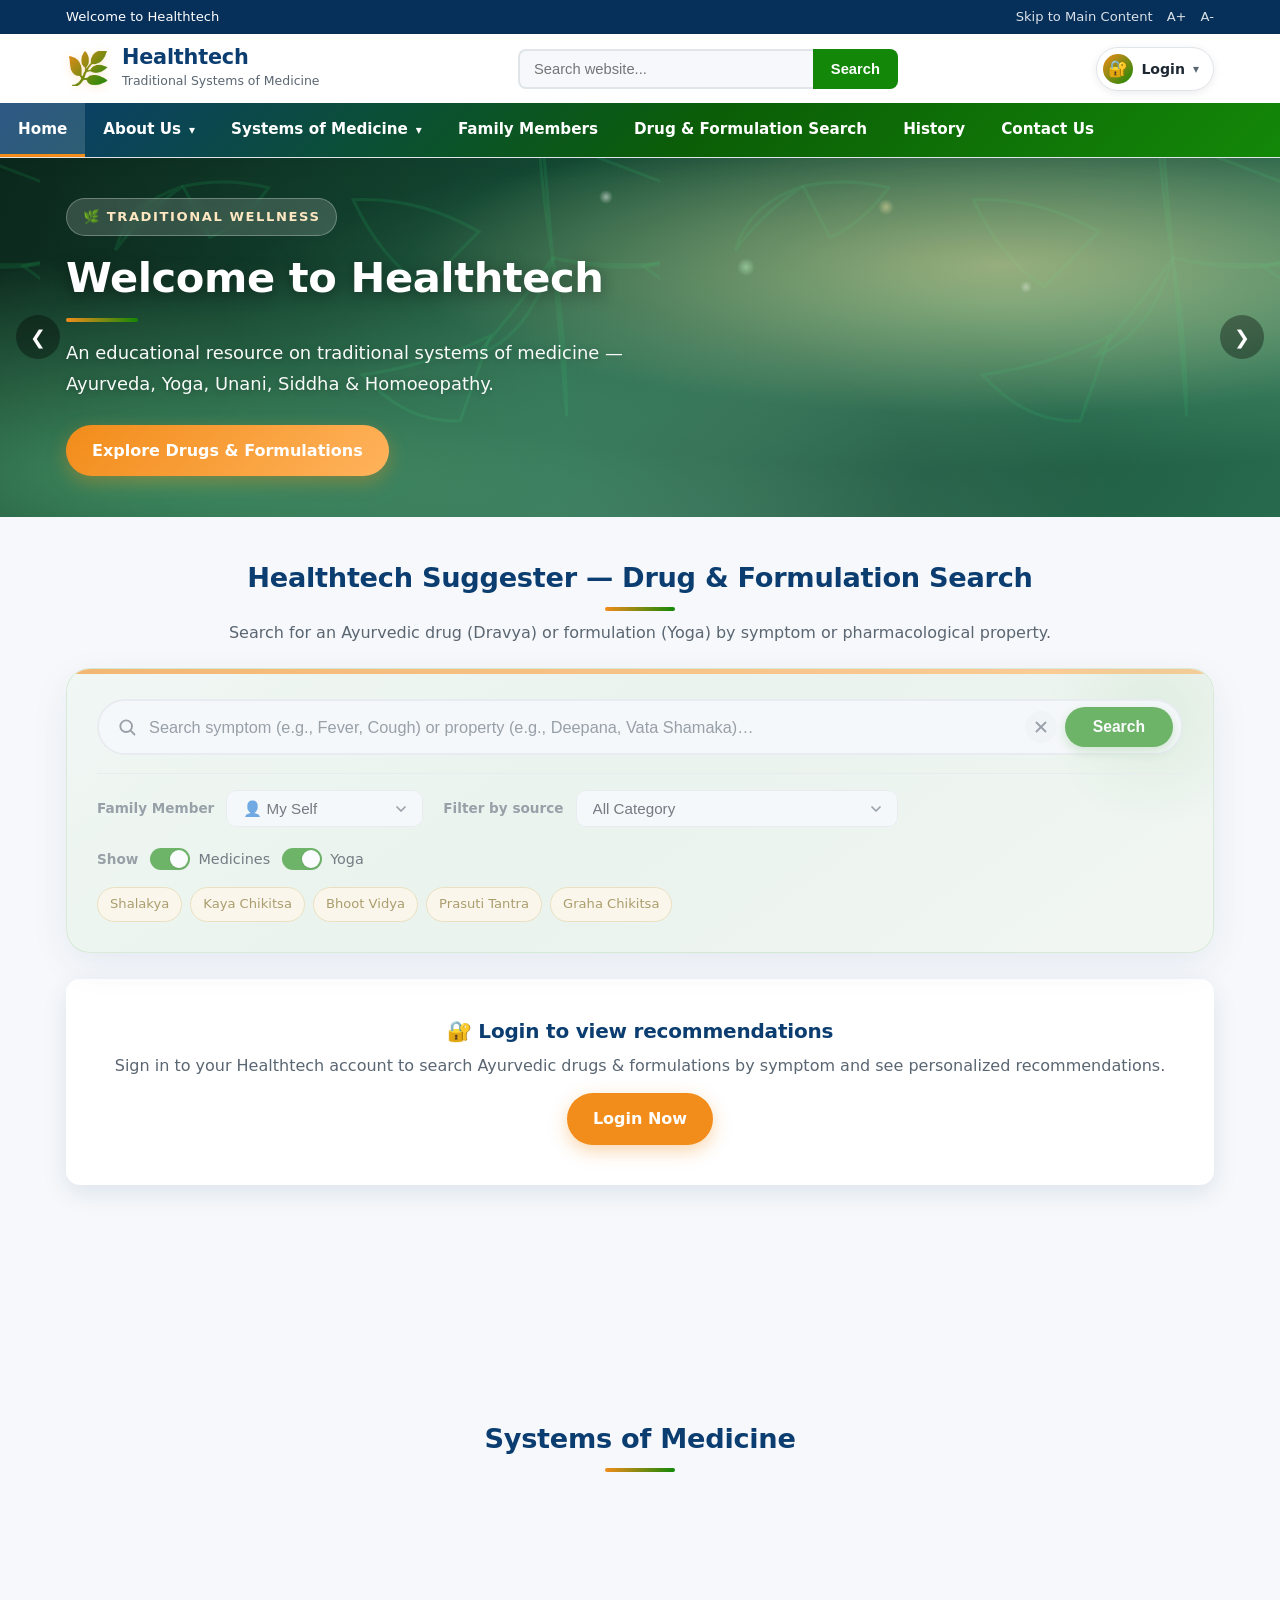
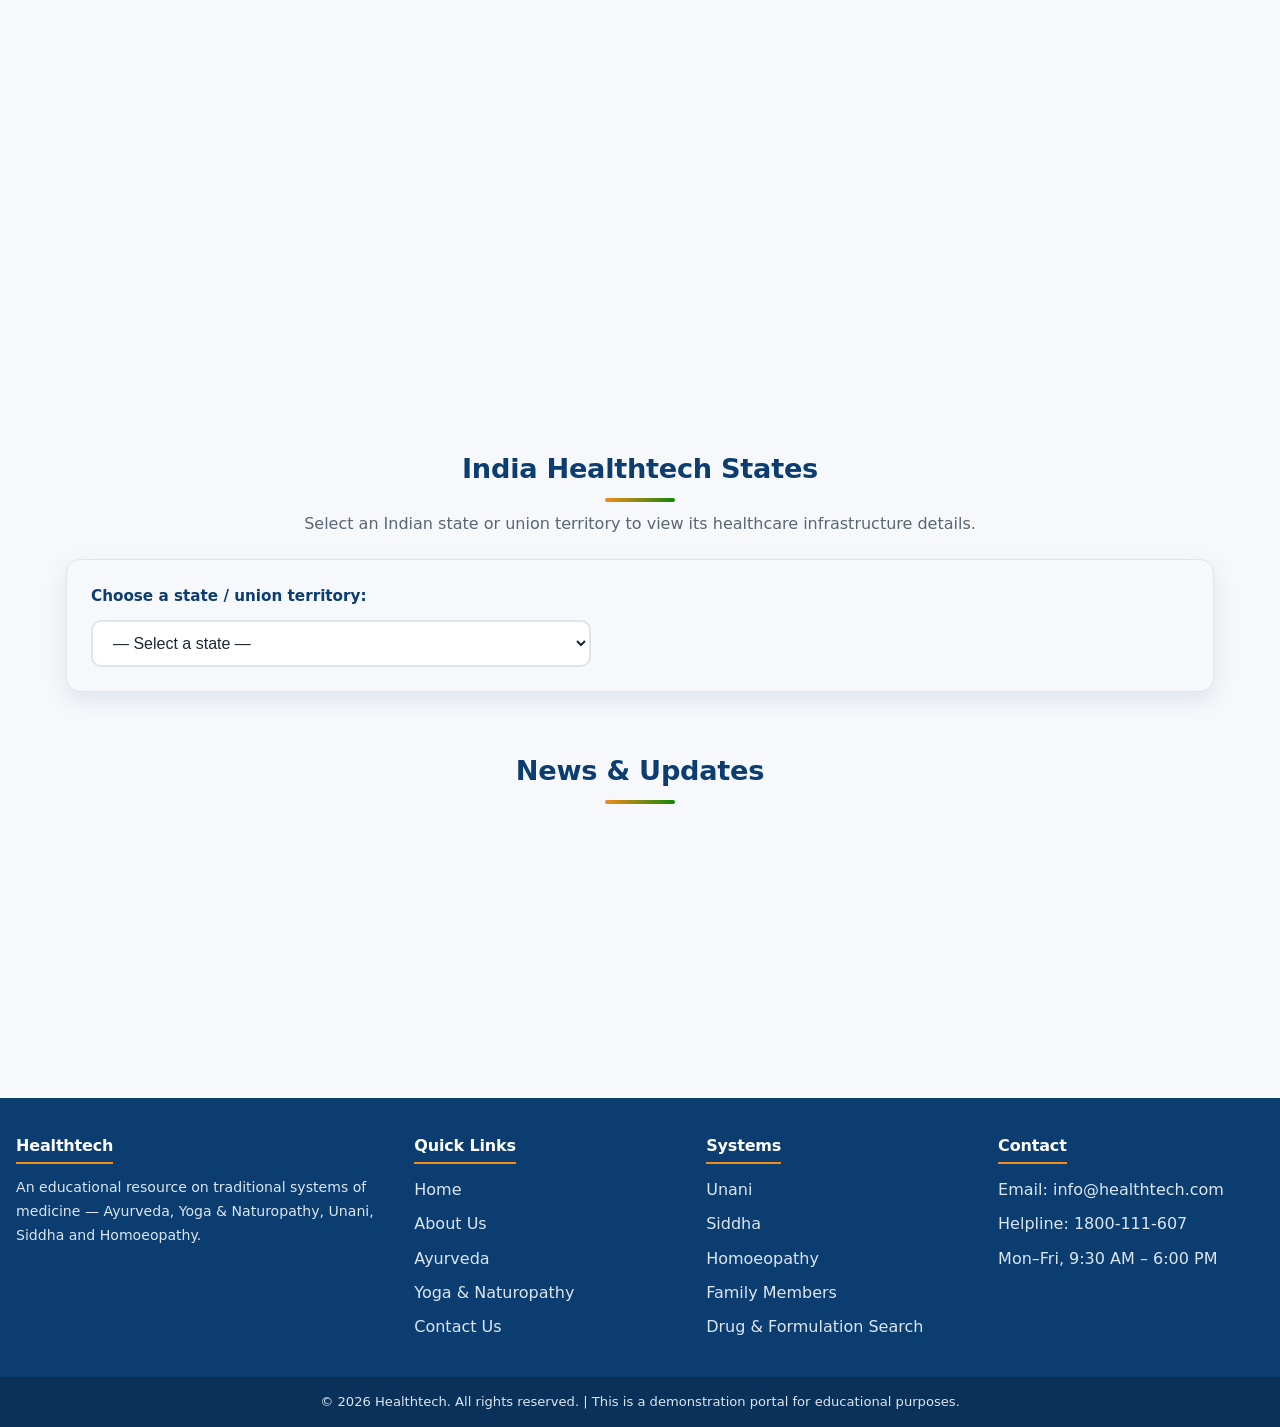
<file: index.html>
<!DOCTYPE html>
<html lang="en">
<head>
    <meta charset="UTF-8" />
    <meta name="viewport" content="width=device-width, initial-scale=1.0" />
    <meta name="description" content="Healthtech is an educational resource on traditional systems of medicine — Ayurveda, Yoga, Unani, Siddha and Homoeopathy. Explore drugs, formulations and healthcare infrastructure." />
    <meta name="keywords" content="Healthtech, Ayurveda, Yoga, Unani, Siddha, Homoeopathy, traditional medicine, drug search, formulation" />
    <meta name="author" content="Healthtech" />
    <meta property="og:title" content="Healthtech | Traditional Systems of Medicine" />
    <meta property="og:description" content="An educational resource on traditional systems of medicine — Ayurveda, Yoga, Unani, Siddha & Homoeopathy." />
    <meta property="og:type" content="website" />
    <meta property="og:url" content="index.html" />
    <meta name="theme-color" content="#138808" />
    <link rel="icon" href="data:image/svg+xml,%3Csvg xmlns='http://www.w3.org/2000/svg' viewBox='0 0 100 100'%3E%3Ctext y='.9em' font-size='90'%3E%F0%9F%8C%BF%3C/text%3E%3C/svg%3E" />
    <title>Healthtech | Traditional Systems of Medicine</title>
    <link rel="stylesheet" href="styles.css" />
</head>
<body>
    <div id="main-content" class="main-content">
        <!-- Banner Carousel -->
        <section class="banner" aria-label="Highlighted topics">
            <div class="banner-slider" id="bannerSlider">
<div class="banner-slide active" style="background: linear-gradient(135deg,#1f4d3a,#2e7d5b);">
                    <div class="slide-art" aria-hidden="true"></div>
                    <div class="wrap slide-inner">
                        <span class="slide-eyebrow">🌿 Traditional Wellness</span>
                        <h2>Welcome to Healthtech</h2>
                        <div class="slide-accent"></div>
                        <p>An educational resource on traditional systems of medicine — Ayurveda, Yoga, Unani, Siddha &amp; Homoeopathy.</p>
                        <a class="btn-primary" href="#search">Explore Drugs &amp; Formulations</a>
                    </div>
                </div>
                <div class="banner-slide" style="background: linear-gradient(135deg,#b45309,#d97706 55%,#f59e0b);">
                    <div class="slide-art" aria-hidden="true"></div>
                    <div class="wrap slide-inner">
                        <span class="slide-eyebrow">💊 Classical Remedies</span>
                        <h2>Drug &amp; Formulation Recommender</h2>
                        <div class="slide-accent"></div>
                        <p>Search classical Ayurvedic remedies by symptom or pharmacological property.</p>
                        <a class="btn-primary btn-shadow-hover" href="#search">Start Searching</a>
                    </div>
                </div>
                <div class="banner-slide" style="background: linear-gradient(135deg,#155e75,#0b72a0 55%,#38bdf8);">
                    <div class="slide-art" aria-hidden="true"></div>
                    <div class="wrap slide-inner">
                        <span class="slide-eyebrow">🧘 Mind &amp; Body</span>
                        <h2>International Day of Yoga</h2>
                        <div class="slide-accent"></div>
                        <p>Join celebrations on 21st June to promote global health and wellbeing.</p>
                        <a class="btn-primary" href="yoga.html">Learn About Yoga</a>
                    </div>
                </div>
            </div>
            <button class="banner-btn prev" id="bannerPrev" aria-label="Previous slide">&#10094;</button>
            <button class="banner-btn next" id="bannerNext" aria-label="Next slide">&#10095;</button>
        </section>

<!-- Embedded Drug & Formulation Search -->
        <section id="search" class="wrap search-block">
            <h2 class="section-title">Healthtech Suggester — Drug &amp; Formulation Search</h2>
            <p class="section-sub">
                Search for an Ayurvedic drug (Dravya) or formulation (Yoga) by symptom or pharmacological property.
            </p>

<div class="search-card">
                <div class="search-bar" id="searchBar">
                    <span class="search-icon" aria-hidden="true">
                        <svg viewBox="0 0 24 24" width="20" height="20" fill="none" stroke="currentColor" stroke-width="2.2" stroke-linecap="round" stroke-linejoin="round"><circle cx="11" cy="11" r="7"></circle><line x1="21" y1="21" x2="16.65" y2="16.65"></line></svg>
                    </span>
                    <label for="searchInput" class="sr-only">Search for a symptom or pharmacological property</label>
                    <input
                        type="text"
                        id="searchInput"
                        placeholder="Search symptom (e.g., Fever, Cough) or property (e.g., Deepana, Vata Shamaka)…"
                        autocomplete="off"
                    />
                    <button type="button" class="search-clear" id="searchClear" aria-label="Clear search" hidden>
                        <svg viewBox="0 0 24 24" width="18" height="18" fill="none" stroke="currentColor" stroke-width="2.4" stroke-linecap="round"><line x1="18" y1="6" x2="6" y2="18"></line><line x1="6" y1="6" x2="18" y2="18"></line></svg>
                    </button>
                    <button type="button" class="search-btn" id="searchBtn">Search</button>
                </div>

<div class="filter-bar">
                    <div class="filter-group">
                        <span class="filter-label">Family Member</span>
                        <div class="select-wrap">
                            <select id="familyMemberFilter">
                                <option value="myself">👤 My Self</option>
                                <option value="member1">👪 Family Member 1</option>
                                <option value="member2">👪 Family Member 2</option>
                                <option value="member3">👪 Family Member 3</option>
                                <option value="member4">👪 Family Member 4</option>
                            </select>
                            <svg class="select-chevron" viewBox="0 0 24 24" width="16" height="16" fill="none" stroke="currentColor" stroke-width="2.5" stroke-linecap="round" stroke-linejoin="round"><polyline points="6 9 12 15 18 9"></polyline></svg>
                        </div>
                    </div>
                    <div class="filter-group">
                        <span class="filter-label">Filter by source</span>
                        <div class="select-wrap">
                            <select id="bookFilter">
                                <option value="all">All Category</option>
                                <option value="respiratory">Respiratory &amp; ENT Ailments</option>
                                <option value="digestive">Digestive &amp; Gastrointestinal Disorders</option>
                                <option value="metabolic">Metabolic &amp; Systemic Conditions</option>
                                <option value="joint">Joint Bones &amp; Muscul Disorders</option>
                                <option value="skin">Skin &amp; Hair Conditions</option>
                                <option value="neurological">Neurological, Mental &amp; Sleep Disorders</option>
                <option value="mens">Men's Women's &amp; Urinary Health</option>
                                <option value="fever">Fever &amp; Miscellaneous Ailments</option>
                            </select>
                            <svg class="select-chevron" viewBox="0 0 24 24" width="16" height="16" fill="none" stroke="currentColor" stroke-width="2.5" stroke-linecap="round" stroke-linejoin="round"><polyline points="6 9 12 15 18 9"></polyline></svg>
                        </div>
                    </div>
                    <div class="filter-group">
                        <span class="filter-label">Show</span>
<label class="switch">
                            <input type="checkbox" id="showDrugs" checked />
                            <span class="slider"></span>
                            <span class="switch-label">Medicines</span>
                        </label>
                        <label class="switch">
                            <input type="checkbox" id="showFormulations" checked />
                            <span class="slider"></span>
                            <span class="switch-label">Yoga</span>
                        </label>
                    </div>
                </div>
                <div class="quick-tags" id="quickTags"></div>
            </div>

            <div id="searchLoginNotice" class="search-login-notice" hidden>
                <h3>🔐 Login to view recommendations</h3>
                <p>Sign in to your Healthtech account to search Ayurvedic drugs &amp; formulations by symptom and see personalized recommendations.</p>
                <a href="login.html" class="btn-primary">Login Now</a>
            </div>

            <div id="results">
                <div class="results-header" id="resultsHeader">
                    <h2>Recommendations</h2>
                    <span id="resultsCount" class="count-badge">0 results</span>
                </div>

                <div id="drugResults" class="result-group">
<h3 class="group-title">🌾 Dravyas</h3>
                    <div id="drugCards" class="card-grid"></div>
                </div>

                <div id="formulationResults" class="result-group">
<h3 class="group-title">🧪 Yogas</h3>
                    <div id="formulationCards" class="card-grid"></div>
                </div>

<div id="emptyState" class="empty-state" hidden>
                    <p>🔍 No matching Ayurvedic recommendations found.</p>
                    <p class="hint">Try a different symptom, property, or clear the filters.</p>
                </div>
            </div>
        </section>

        <!-- About Intro -->
        <section class="wrap intro">
            <h2>An Integrated Approach to Traditional Healthcare</h2>
            <p>
                Traditional systems of medicine continue to play a vital role in healthcare through the
                ancient wisdom of India's systems of healing — Ayurveda, Yoga, Unani, Siddha and Homoeopathy.
            </p>
        </section>

        <!-- Systems of Medicine -->
        <section class="wrap systems">
            <h2 class="section-title">Systems of Medicine</h2>
            <div class="systems-grid">
                <a class="system-card" href="ayurveda.html">
                    <div class="system-icon">🌿</div>
                    <h3>Ayurveda</h3>
                    <p>The science of life — balancing Vata, Pitta and Kapha through herbs and holistic living.</p>
                </a>
                <a class="system-card" href="yoga.html">
                    <div class="system-icon">🧘</div>
                    <h3>Yoga &amp; Naturopathy</h3>
                    <p>Harmonizing body, mind, and nature through postures, breath, and natural healing.</p>
                </a>
                <a class="system-card" href="unani.html">
                    <div class="system-icon">⚕️</div>
                    <h3>Unani</h3>
                    <p>The Greek-Arabic system based on the equilibrium of four humors.</p>
                </a>
                <a class="system-card" href="siddha.html">
                    <div class="system-icon">🪷</div>
                    <h3>Siddha</h3>
                    <p>The ancient Tamil system emphasizing minerals, metals, and spiritual discipline.</p>
                </a>
                <a class="system-card" href="homeopathy.html">
                    <div class="system-icon">💧</div>
                    <h3>Homoeopathy</h3>
                    <p>"Like cures like" — a gentle, individualized system of healing.</p>
                </a>
                <a class="system-card" href="about.html">
                    <div class="system-icon">🏛️</div>
                    <h3>About Healthtech</h3>
                    <p>Vision, mission, and objectives of this traditional medicine educational resource.</p>
                </a>
            </div>
        </section>

        <!-- India States Selector -->
        <section class="wrap india-map-section">
            <h2 class="section-title">India Healthtech States</h2>
            <p class="section-sub">Select an Indian state or union territory to view its healthcare infrastructure details.</p>

            <div class="state-selector-card">
                <label for="stateSelect" class="state-select-label">Choose a state / union territory:</label>
                <select id="stateSelect" class="state-select" aria-label="Select an Indian state">
                    <option value="">— Select a state —</option>
                </select>
            </div>

            <div class="state-details" id="stateDetails" hidden></div>
        </section>

        <!-- News & Updates -->
        <section class="wrap news">
            <h2 class="section-title">News &amp; Updates</h2>
            <div class="news-tabs">
                <button class="news-tab active" data-target="news-latest">Latest</button>
                <button class="news-tab" data-target="news-tenders">Tenders</button>
                <button class="news-tab" data-target="news-notices">Notices</button>
                <button class="news-tab" data-target="news-press">Press Releases</button>
            </div>

<div class="news-panel active" id="news-latest">
                <ul class="news-list">
                    <li>New initiative launches to promote traditional medicine research collaborations.</li>
                    <li>World Ayurveda Day celebrations scheduled across the country.</li>
                    <li>Ayurveda wellness clinics to be expanded to more districts.</li>
                </ul>
            </div>
            <div class="news-panel" id="news-tenders">
                <ul class="news-list">
                    <li>Notice inviting tenders for traditional medicine infrastructure development.</li>
                    <li>Expression of interest for medicinal plant conservation projects.</li>
                </ul>
            </div>
            <div class="news-panel" id="news-notices">
                <ul class="news-list">
                    <li>Public notice on quality standards for herbal drugs.</li>
                    <li>Admission notices for traditional medicine under-graduate courses.</li>
                </ul>
            </div>
            <div class="news-panel" id="news-press">
                <ul class="news-list">
                    <li>Press release: traditional medicine exports continue to grow globally.</li>
                    <li>Statement on integrating natural medicine in public health programs.</li>
                </ul>
            </div>
        </section>
    </div>

    <script src="data.js"></script>
    <script src="app.js"></script>
    <script src="common.js"></script>
    <script src="india-map.js"></script>
</body>
</html>
</file>
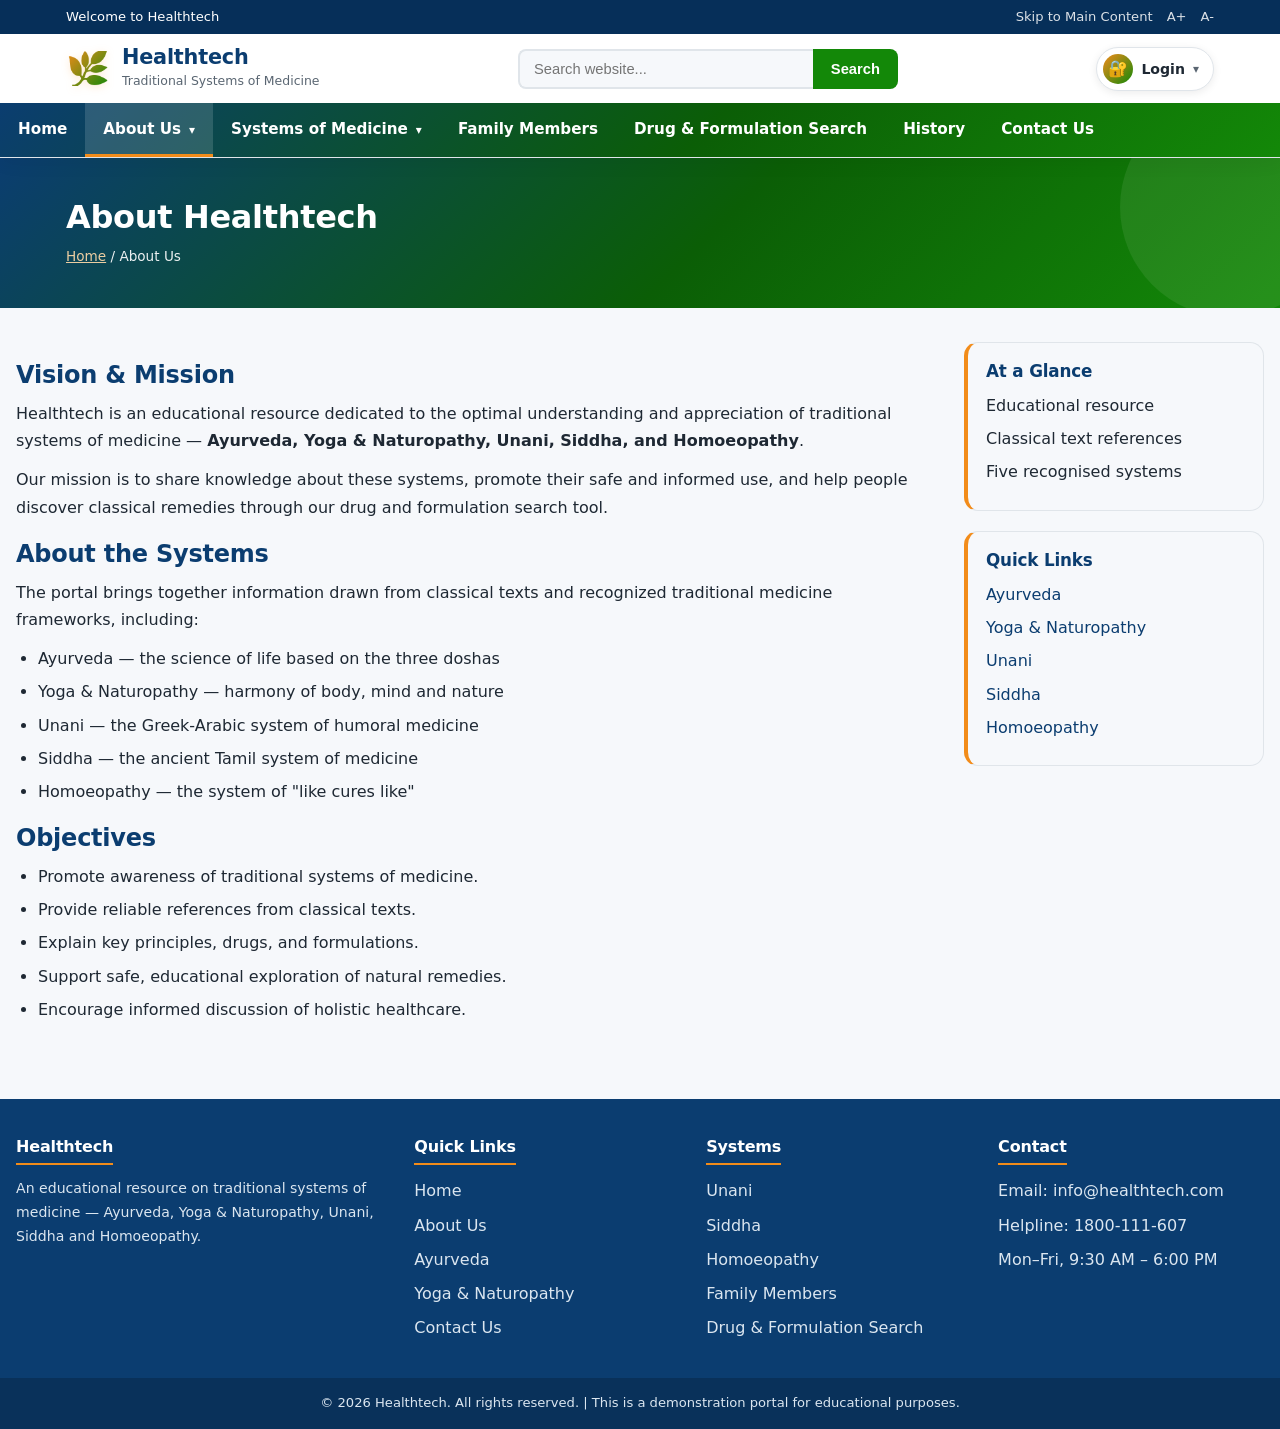
<file: about.html>
<!DOCTYPE html>
<html lang="en">
<head>
    <meta charset="UTF-8" />
    <meta name="viewport" content="width=device-width, initial-scale=1.0" />
    <meta name="description" content="Learn about Healthtech — an educational resource on traditional systems of medicine including Ayurveda, Yoga, Unani, Siddha and Homoeopathy." />
    <link rel="icon" href="data:image/svg+xml,%3Csvg xmlns='http://www.w3.org/2000/svg' viewBox='0 0 100 100'%3E%3Ctext y='.9em' font-size='90'%3E%F0%9F%8C%BF%3C/text%3E%3C/svg%3E" />
    <title>About Us | Healthtech</title>
    <link rel="stylesheet" href="styles.css" />
</head>
<body>
    <div id="main-content" class="main-content">
        <div class="page-banner">
            <div class="wrap">
                <h1>About Healthtech</h1>
                <p class="breadcrumb"><a href="index.html">Home</a> / About Us</p>
            </div>
        </div>

        <main class="wrap content-row">
            <article class="content-main">
                <section id="vision">
                    <h2>Vision &amp; Mission</h2>
                    <p>
                        Healthtech is an educational resource dedicated to the optimal understanding and
                        appreciation of traditional systems of medicine — <strong>Ayurveda, Yoga &amp;
                        Naturopathy, Unani, Siddha, and Homoeopathy</strong>.
                    </p>
                    <p>
                        Our mission is to share knowledge about these systems, promote their safe and informed use,
                        and help people discover classical remedies through our drug and formulation search tool.
                    </p>
                </section>

                <section id="organisation">
                    <h2>About the Systems</h2>
                    <p>
                        The portal brings together information drawn from classical texts and recognized
                        traditional medicine frameworks, including:
                    </p>
                    <ul>
                        <li>Ayurveda — the science of life based on the three doshas</li>
                        <li>Yoga &amp; Naturopathy — harmony of body, mind and nature</li>
                        <li>Unani — the Greek-Arabic system of humoral medicine</li>
                        <li>Siddha — the ancient Tamil system of medicine</li>
                        <li>Homoeopathy — the system of "like cures like"</li>
                    </ul>
                </section>

                <section id="objectives">
                    <h2>Objectives</h2>
                    <ul>
                        <li>Promote awareness of traditional systems of medicine.</li>
                        <li>Provide reliable references from classical texts.</li>
                        <li>Explain key principles, drugs, and formulations.</li>
                        <li>Support safe, educational exploration of natural remedies.</li>
                        <li>Encourage informed discussion of holistic healthcare.</li>
                    </ul>
                </section>
            </article>

            <aside class="content-side">
                <div class="side-box">
                    <h3>At a Glance</h3>
                    <ul>
                        <li>Educational resource</li>
                        <li>Classical text references</li>
                        <li>Five recognised systems</li>
                    </ul>
                </div>
                <div class="side-box">
                    <h3>Quick Links</h3>
                    <ul>
                        <li><a href="ayurveda.html">Ayurveda</a></li>
                        <li><a href="yoga.html">Yoga &amp; Naturopathy</a></li>
                        <li><a href="unani.html">Unani</a></li>
                        <li><a href="siddha.html">Siddha</a></li>
                        <li><a href="homeopathy.html">Homoeopathy</a></li>
                    </ul>
                </div>
            </aside>
        </main>
    </div>

    <script src="common.js"></script>
</body>
</html>
</file>
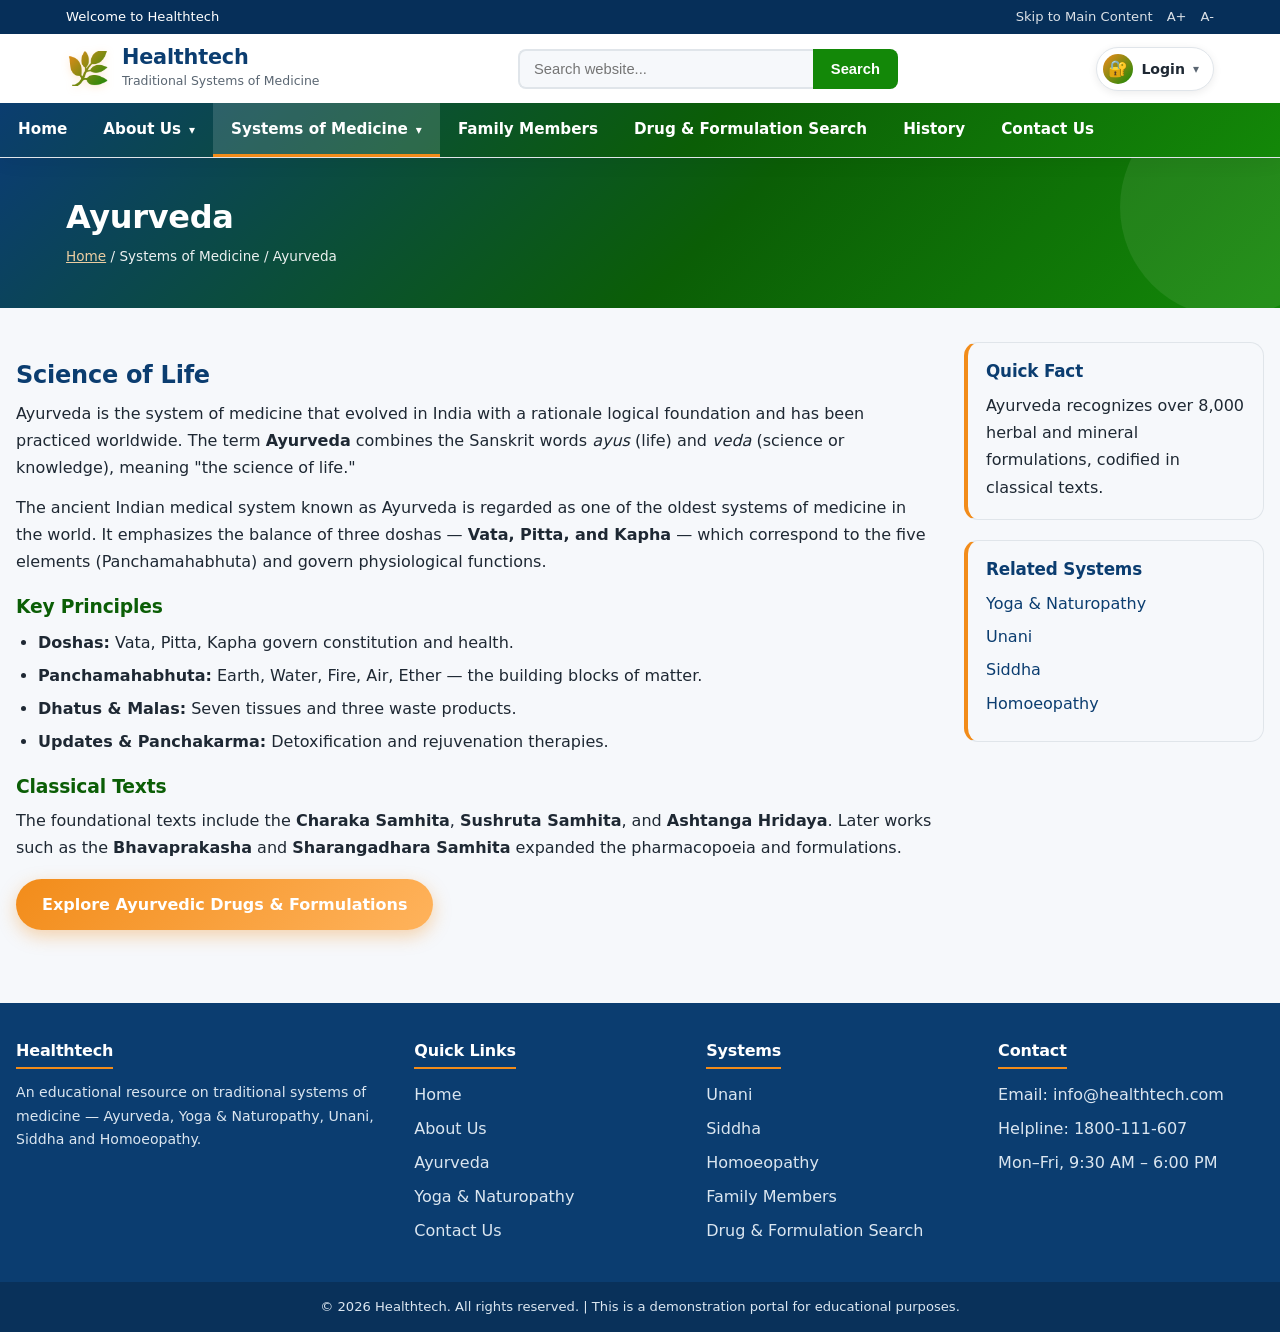
<file: ayurveda.html>
<!DOCTYPE html>
<html lang="en">
<head>
    <meta charset="UTF-8" />
    <meta name="viewport" content="width=device-width, initial-scale=1.0" />
    <meta name="description" content="Ayurveda — the science of life. Learn about doshas, classical texts and Ayurvedic drugs & formulations at Healthtech." />
    <link rel="icon" href="data:image/svg+xml,%3Csvg xmlns='http://www.w3.org/2000/svg' viewBox='0 0 100 100'%3E%3Ctext y='.9em' font-size='90'%3E%F0%9F%8C%BF%3C/text%3E%3C/svg%3E" />
    <title>Ayurveda | Healthtech</title>
    <link rel="stylesheet" href="styles.css" />
</head>
<body>
    <div id="main-content" class="main-content">
        <div class="page-banner">
            <div class="wrap">
                <h1>Ayurveda</h1>
                <p class="breadcrumb"><a href="index.html">Home</a> / Systems of Medicine / Ayurveda</p>
            </div>
        </div>

        <main class="wrap content-row">
            <article class="content-main">
                <h2>Science of Life</h2>
                <p>
                    Ayurveda is the system of medicine that evolved in India with a rationale logical foundation
                    and has been practiced worldwide. The term <strong>Ayurveda</strong> combines the Sanskrit words
                    <em>ayus</em> (life) and <em>veda</em> (science or knowledge), meaning "the science of life."
                </p>
                <p>
                    The ancient Indian medical system known as Ayurveda is regarded as one of the oldest systems of
                    medicine in the world. It emphasizes the balance of three doshas — <strong>Vata, Pitta, and Kapha</strong> —
                    which correspond to the five elements (Panchamahabhuta) and govern physiological functions.
                </p>

                <h3>Key Principles</h3>
                <ul>
                    <li><strong>Doshas:</strong> Vata, Pitta, Kapha govern constitution and health.</li>
                    <li><strong>Panchamahabhuta:</strong> Earth, Water, Fire, Air, Ether — the building blocks of matter.</li>
                    <li><strong>Dhatus &amp; Malas:</strong> Seven tissues and three waste products.</li>
                    <li><strong>Updates &amp; Panchakarma:</strong> Detoxification and rejuvenation therapies.</li>
                </ul>

                <h3>Classical Texts</h3>
                <p>
                    The foundational texts include the <strong>Charaka Samhita</strong>, <strong>Sushruta Samhita</strong>,
                    and <strong>Ashtanga Hridaya</strong>. Later works such as the <strong>Bhavaprakasha</strong> and
                    <strong>Sharangadhara Samhita</strong> expanded the pharmacopoeia and formulations.
                </p>
                <p class="action-row">
                    <a class="btn-primary" href="index.html#search">Explore Ayurvedic Drugs &amp; Formulations</a>
                </p>
            </article>

            <aside class="content-side">
                <div class="side-box">
                    <h3>Quick Fact</h3>
                    <p>Ayurveda recognizes over 8,000 herbal and mineral formulations, codified in classical texts.</p>
                </div>
                <div class="side-box">
                    <h3>Related Systems</h3>
                    <ul>
                        <li><a href="yoga.html">Yoga &amp; Naturopathy</a></li>
                        <li><a href="unani.html">Unani</a></li>
                        <li><a href="siddha.html">Siddha</a></li>
                        <li><a href="homeopathy.html">Homoeopathy</a></li>
                    </ul>
                </div>
            </aside>
        </main>
    </div>

    <script src="common.js"></script>
</body>
</html>
</file>
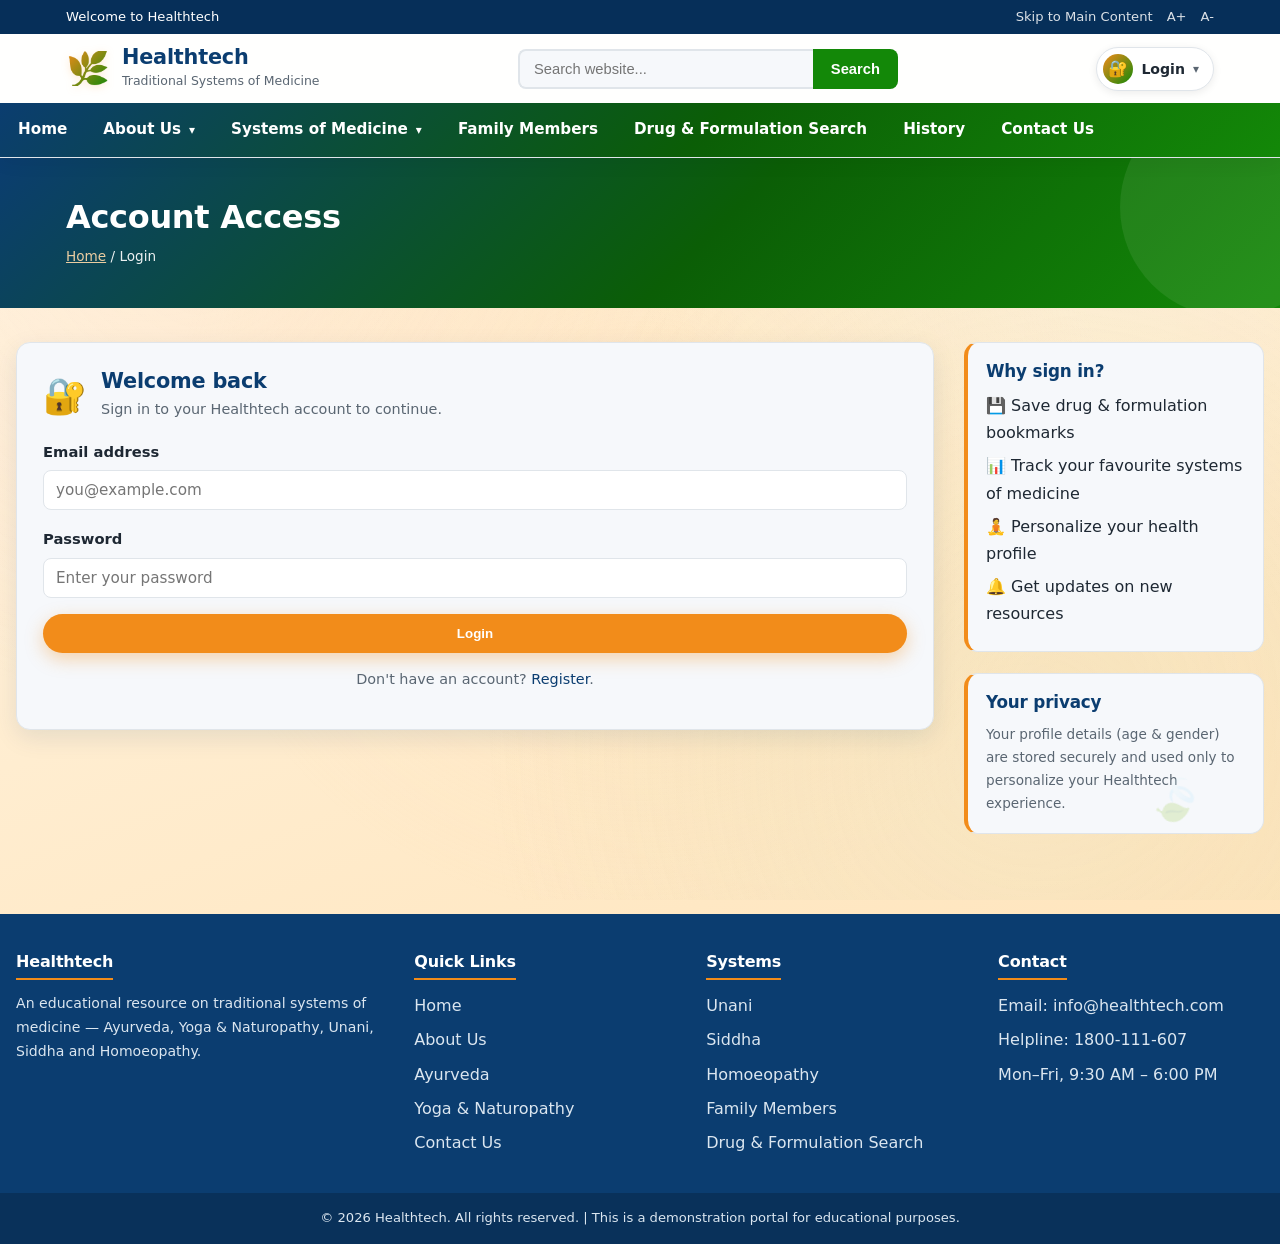
<file: bookmarks.html>
<!DOCTYPE html>
<html lang="en">
<head>
    <meta charset="UTF-8" />
    <meta name="viewport" content="width=device-width, initial-scale=1.0" />
    <meta name="description" content="View your saved Ayurvedic drugs & formulations bookmarks on Healthtech." />
    <link rel="icon" href="data:image/svg+xml,%3Csvg xmlns='http://www.w3.org/2000/svg' viewBox='0 0 100 100'%3E%3Ctext y='.9em' font-size='90'%3E%F0%9F%8C%BF%3C/text%3E%3C/svg%3E" />
    <title>My Bookmarks | Healthtech</title>
    <link rel="stylesheet" href="styles.css" />
</head>
<body class="bookmarks-page">
    <div id="main-content" class="main-content">
        <section class="page-banner">
            <div class="wrap">
                <h1>My Bookmarks</h1>
                <p class="breadcrumb"><a href="index.html">Home</a> / Bookmarks</p>
            </div>
        </section>

        <section class="wrap content-row">
            <div class="content-main">
<h2>Saved drugs &amp; formulations</h2>
                <p>Your saved Ayurvedic recommendations will appear here after you sign in.</p>

                <div class="card-grid" id="bookmarksGrid" style="margin-top:20px;"></div>

                <div class="empty-state" id="bookmarksEmpty" hidden>
                    <p>No bookmarks yet.</p>
                    <p class="hint">Tap the ⭐ on any Ayurvedic drug or formulation in the search results to save it here.</p>
                    <div class="action-row">
                        <a href="index.html#search" class="btn-primary">Search &amp; Save</a>
                    </div>
                </div>
            </div>
            <aside class="sidebar">
                <div class="side-box">
                    <h3>Account</h3>
                    <ul>
                        <li><a href="profile.html">👤 My Profile</a></li>
                        <li><a href="bookmarks.html">⭐ My Bookmarks</a></li>
                        <li class="auth-guest-only"><a href="login.html">🔐 Login</a></li>
                        <li class="auth-guest-only"><a href="register.html">📝 Register</a></li>
                    </ul>
                </div>
            </aside>
        </section>
    </div>

<script src="common.js"></script>
    <script>
        document.addEventListener("DOMContentLoaded", function () {
            const user = (window.HealthtechAuth && window.HealthtechAuth.getCurrentUser()) || null;
            if (!user) {
                window.location.href = "login.html";
                return;
            }
            const greet = document.querySelector(".content-main p");
            if (greet) {
                greet.textContent = "Saved recommendations for " + user.name + " — your bookmarked Ayurvedic drugs & formulations.";
            }

            // ---- Bookmark storage helpers (mirrors app.js keys) ----
            const BOOKMARK_KEY_PREFIX = "healthtech_bookmarks_";
            function bookmarkKey() {
                const id = (user && user.email) || "guest";
                return BOOKMARK_KEY_PREFIX + id;
            }
            function getBookmarks() {
                try {
                    const raw = localStorage.getItem(bookmarkKey());
                    const list = raw ? JSON.parse(raw) : [];
                    return Array.isArray(list) ? list : [];
                } catch (e) {
                    return [];
                }
            }
            function saveBookmarks(list) {
                try {
                    localStorage.setItem(bookmarkKey(), JSON.stringify(list));
                } catch (e) { /* ignore */ }
            }

            // ---- Render saved bookmarks ----
            const grid = document.getElementById("bookmarksGrid");
            const empty = document.getElementById("bookmarksEmpty");

            function renderBookmarks() {
                const list = getBookmarks();
                grid.innerHTML = "";
                empty.hidden = list.length > 0;

                list.forEach((b) => {
                    const card = document.createElement("div");
                    card.className = "item-card";

                    const starBtn = document.createElement("button");
                    starBtn.type = "button";
                    starBtn.className = "bookmark-btn active";
                    starBtn.setAttribute("aria-label", "Remove " + b.name + " from bookmarks");
                    starBtn.innerHTML = "&#9733;";
                    starBtn.addEventListener("click", () => {
                        const updated = getBookmarks().filter((x) => x.id !== b.id);
                        saveBookmarks(updated);
                        renderBookmarks();
                        document.dispatchEvent(new CustomEvent("HealthtechBookmarksChanged", {
                            detail: { id: b.id },
                        }));
                    });
                    card.appendChild(starBtn);

                    const title = document.createElement("h4");
                    title.textContent = b.name;
                    card.appendChild(title);

                    (b.book || []).forEach((bk) => {
                        const bookEl = document.createElement("span");
                        bookEl.className = "book";
                        bookEl.textContent = "\uD83D\uDCD6 " + bk;
                        card.appendChild(bookEl);
                    });

                    const desc = document.createElement("p");
                    desc.className = "desc";
                    desc.textContent = b.description || "";
                    card.appendChild(desc);

                    const meta = document.createElement("div");
                    meta.className = "meta";
                    const typeEl = document.createElement("div");
                    typeEl.innerHTML = "<strong>Type:</strong> " +
                        (b.type === "drug" ? "Dravya (Drug)" : "Yoga (Formulation)");
                    meta.appendChild(typeEl);
                    card.appendChild(meta);

                    grid.appendChild(card);
                });
            }

            renderBookmarks();

            // Refresh if the user un-stars a card on the search page (same tab).
            document.addEventListener("HealthtechBookmarksChanged", renderBookmarks);
        });
    </script>
</body>
</html>
</file>
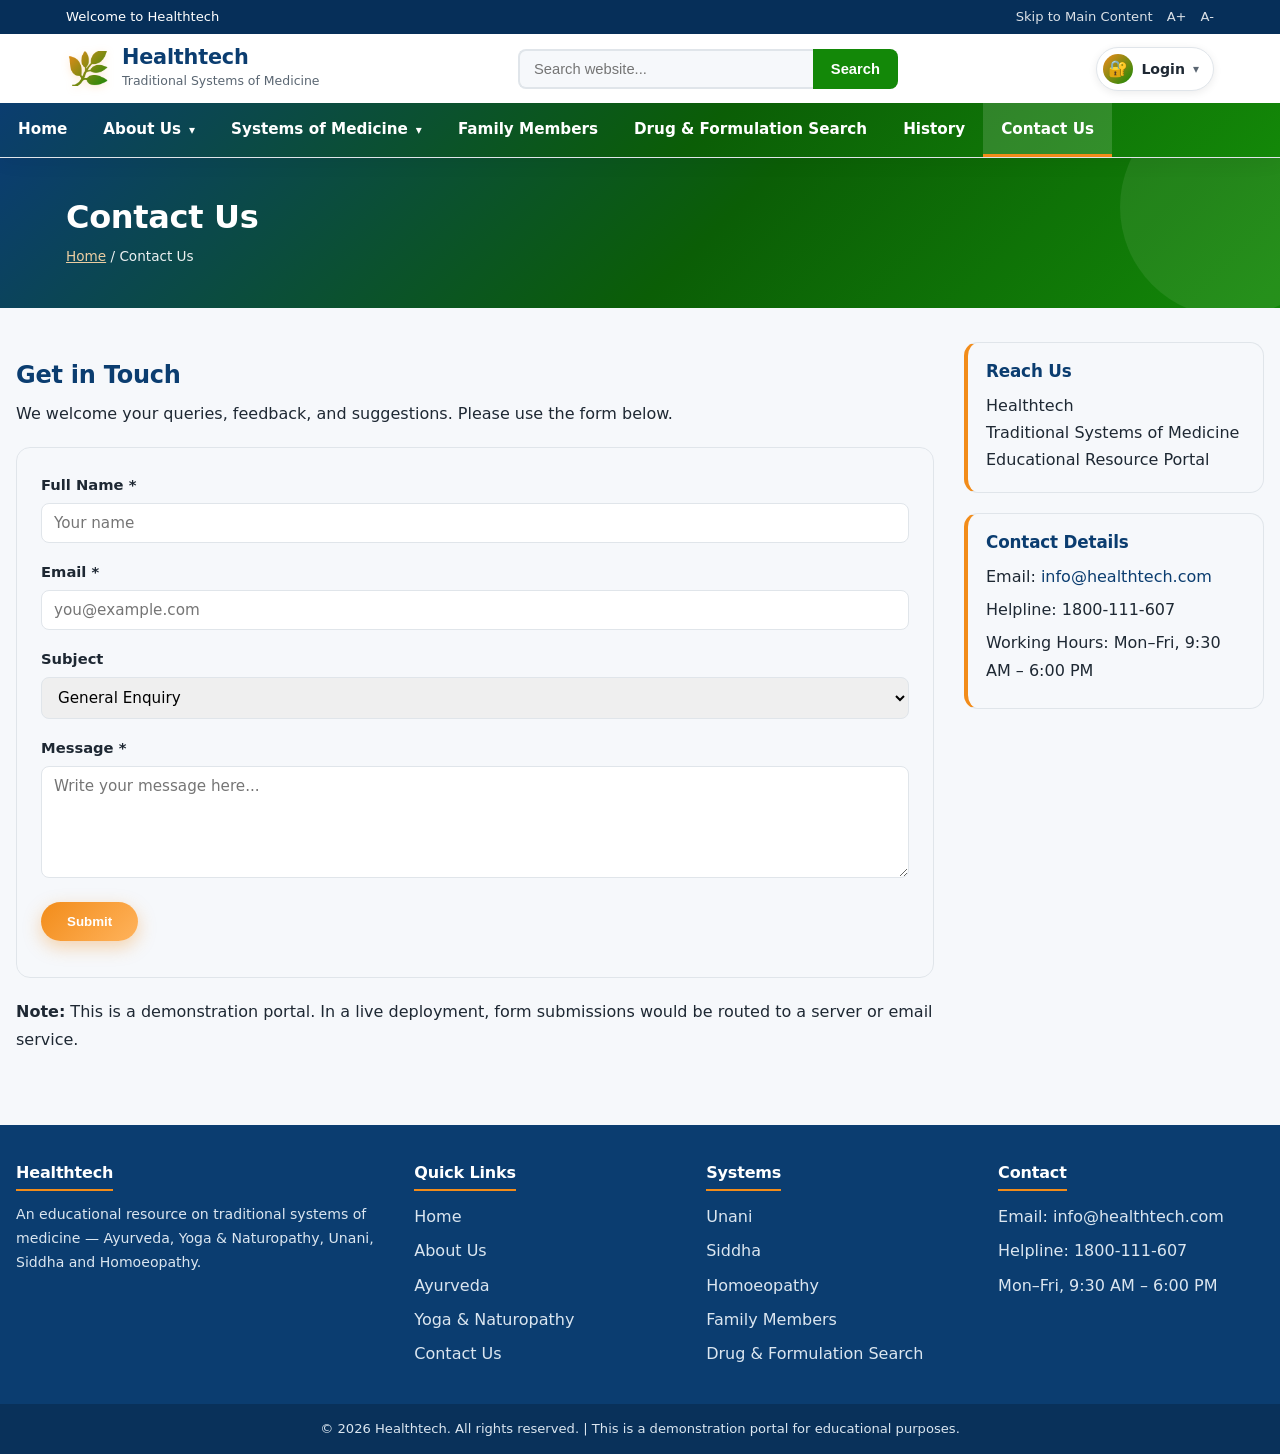
<file: contact.html>
<!DOCTYPE html>
<html lang="en">
<head>
    <meta charset="UTF-8" />
    <meta name="viewport" content="width=device-width, initial-scale=1.0" />
    <meta name="description" content="Contact the Healthtech team for queries, feedback and suggestions about traditional systems of medicine." />
    <link rel="icon" href="data:image/svg+xml,%3Csvg xmlns='http://www.w3.org/2000/svg' viewBox='0 0 100 100'%3E%3Ctext y='.9em' font-size='90'%3E%F0%9F%8C%BF%3C/text%3E%3C/svg%3E" />
    <title>Contact Us | Healthtech</title>
    <link rel="stylesheet" href="styles.css" />
</head>
<body>
    <div id="main-content" class="main-content">
        <div class="page-banner">
            <div class="wrap">
                <h1>Contact Us</h1>
                <p class="breadcrumb"><a href="index.html">Home</a> / Contact Us</p>
            </div>
        </div>

        <main class="wrap content-row">
            <article class="content-main">
                <h2>Get in Touch</h2>
                <p>We welcome your queries, feedback, and suggestions. Please use the form below.</p>

                <form class="contact-form" id="contactForm">
                    <div class="form-group">
                        <label for="cName">Full Name *</label>
                        <input type="text" id="cName" name="name" required placeholder="Your name" />
                    </div>
                    <div class="form-group">
                        <label for="cEmail">Email *</label>
                        <input type="email" id="cEmail" name="email" required placeholder="you@example.com" />
                    </div>
                    <div class="form-group">
                        <label for="cSubject">Subject</label>
                        <select id="cSubject" name="subject">
                            <option>General Enquiry</option>
                            <option>Drug &amp; Formulation Search</option>
                            <option>Feedback</option>
                            <option>Other</option>
                        </select>
                    </div>
                    <div class="form-group">
                        <label for="cMessage">Message *</label>
                        <textarea id="cMessage" name="message" rows="5" required placeholder="Write your message here..."></textarea>
                    </div>
                    <button type="submit" class="btn-primary">Submit</button>
                    <p class="form-status" id="formStatus"></p>
                </form>

                <p>
                    <strong>Note:</strong> This is a demonstration portal. In a live deployment, form submissions
                    would be routed to a server or email service.
                </p>
            </article>

            <aside class="content-side">
<div class="side-box">
                    <h3>Reach Us</h3>
                    <p>
                        Healthtech<br />
                        Traditional Systems of Medicine<br />
                        Educational Resource Portal
                    </p>
                </div>
                <div class="side-box">
                    <h3>Contact Details</h3>
                    <ul>
                        <li>Email: <a href="mailto:info@healthtech.com">info@healthtech.com</a></li>
                        <li>Helpline: 1800-111-607</li>
                        <li>Working Hours: Mon–Fri, 9:30 AM – 6:00 PM</li>
                    </ul>
                </div>
            </aside>
        </main>
    </div>

    <script>
        (function () {
            document.addEventListener("DOMContentLoaded", function () {
                var form = document.getElementById("contactForm");
                var status = document.getElementById("formStatus");
                if (form) {
                    form.addEventListener("submit", function (e) {
                        e.preventDefault();
                        status.textContent = "Thank you! Your message has been submitted (demo).";
                        status.style.color = "#1f7a3d";
                        form.reset();
                    });
                }
            });
        })();
    </script>
    <script src="common.js"></script>
</body>
</html>
</file>
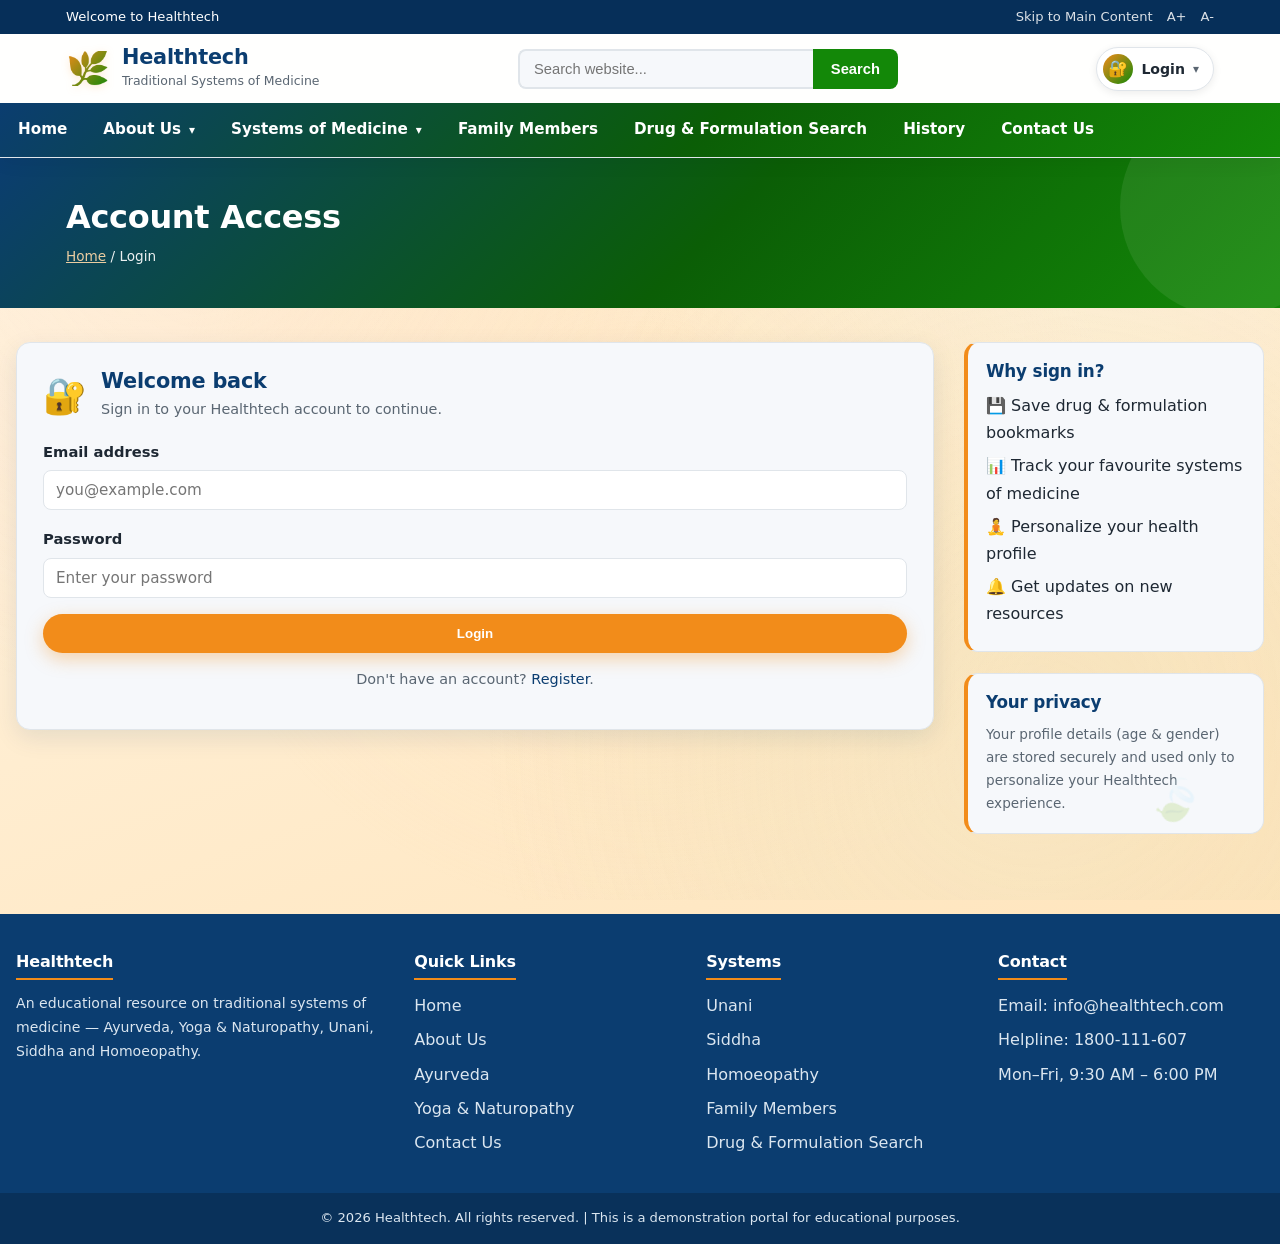
<file: history.html>
<!DOCTYPE html>
<html lang="en">
<head>
    <meta charset="UTF-8" />
    <meta name="viewport" content="width=device-width, initial-scale=1.0" />
    <meta name="description" content="View your Healthtech medicine search history with the date & time of each search." />
    <link rel="icon" href="data:image/svg+xml,%3Csvg xmlns='http://www.w3.org/2000/svg' viewBox='0 0 100 100'%3E%3Ctext y='.9em' font-size='90'%3E%F0%9F%8C%BF%3C/text%3E%3C/svg%3E" />
    <title>My History | Healthtech</title>
    <link rel="stylesheet" href="styles.css" />
</head>
<body>
    <div id="main-content" class="main-content">
        <section class="page-banner">
            <div class="wrap">
                <h1>Search History</h1>
                <p class="breadcrumb"><a href="index.html">Home</a> / History</p>
            </div>
        </section>

        <section class="wrap content-row">
            <div class="content-main">
                <h2>Your medicine searches</h2>
                <p id="historyIntro">Your recent medicine searches will appear here with the date &amp; time.</p>

                <div style="margin:18px 0; text-align:right;">
                    <button type="button" id="clearHistoryBtn" class="btn-secondary" style="border-color:#c0392b; color:#c0392b;">🗑️ Clear History</button>
                </div>

                <div id="historyList"></div>
            </div>
            <aside class="sidebar">
                <div class="side-box">
                    <h3>Account</h3>
                    <ul>
                        <li><a href="profile.html">👤 My Profile</a></li>
                        <li><a href="bookmarks.html">⭐ My Bookmarks</a></li>
                        <li><a href="history.html">🕘 My History</a></li>
                        <li class="auth-guest-only"><a href="login.html">🔐 Login</a></li>
                        <li class="auth-guest-only"><a href="register.html">📝 Register</a></li>
                    </ul>
                </div>
            </aside>
        </section>
    </div>

    <script src="common.js"></script>
    <script>
        document.addEventListener("DOMContentLoaded", function () {
            const user = (window.HealthtechAuth && window.HealthtechAuth.getCurrentUser()) || null;
            if (!user) {
                window.location.href = "login.html";
                return;
            }

            const HISTORY_KEY = "healthtech_search_history";
            const listEl = document.getElementById("historyList");
            const introEl = document.getElementById("historyIntro");
            const clearBtn = document.getElementById("clearHistoryBtn");

            function loadHistory() {
                try {
                    const raw = localStorage.getItem(HISTORY_KEY);
                    return raw ? JSON.parse(raw) : [];
                } catch (e) {
                    return [];
                }
            }

            function render() {
                const history = (loadHistory() || []).filter((h) => h && h.query);
                if (!history.length) {
                    listEl.innerHTML = '<div class="empty-state"><p>🗒️ No search history yet.</p><p class="hint">Search for a medicine on the home page to see it here with its date &amp; time.</p></div>';
                    clearBtn.style.display = "none";
                    return;
                }
                clearBtn.style.display = "inline-block";
                if (introEl) introEl.textContent = "Showing the last " + history.length + " medicine search(es) for " + user.name + ".";

                let html = "";
                history.forEach(function (entry, idx) {
                    const medicines = (entry.medicines && entry.medicines.length)
                        ? entry.medicines.join(", ")
                        : "";
                    html += '<div class="item-card">' +
                        '<h4>🔍 ' + entry.query + '</h4>' +
                        '<div class="meta" style="margin-top:6px;">' +
                        '<span><strong>Date:</strong> ' + entry.date + '</span>' +
                        '<span><strong>Time:</strong> ' + entry.time + '</span>' +
                        '</div>' +
                        (medicines ? '<p class="desc" style="margin-top:8px;"><strong>Matches:</strong> ' + medicines + '</p>' : '') +
                        '</div>';
                });
                listEl.innerHTML = html;

                // Reveal-on-scroll should show dynamically added cards immediately
                listEl.querySelectorAll(".item-card").forEach(function (c) { c.classList.add("revealed"); });
            }

            clearBtn.addEventListener("click", function () {
                if (window.confirm("Clear all of your search history?")) {
                    localStorage.removeItem(HISTORY_KEY);
                    render();
                }
            });

            render();
        });
    </script>
</body>
</html>
</file>
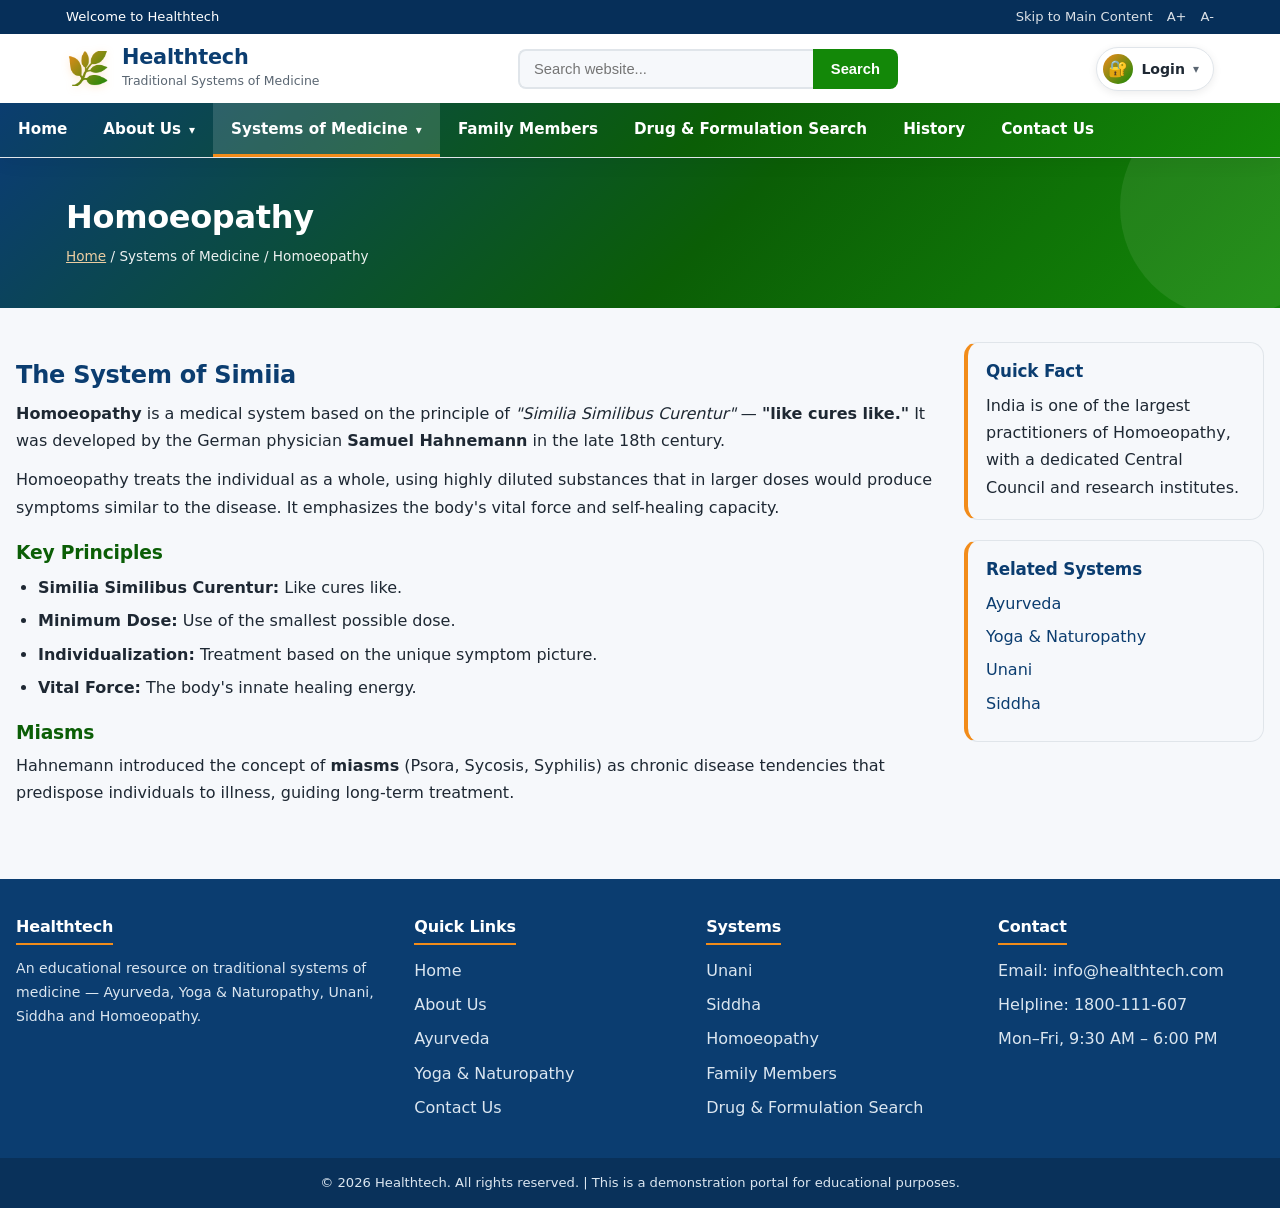
<file: homeopathy.html>
<!DOCTYPE html>
<html lang="en">
<head>
    <meta charset="UTF-8" />
    <meta name="viewport" content="width=device-width, initial-scale=1.0" />
    <meta name="description" content="Homoeopathy — 'like cures like'. Learn about principles, miasms and Hahnemann's system of medicine at Healthtech." />
    <link rel="icon" href="data:image/svg+xml,%3Csvg xmlns='http://www.w3.org/2000/svg' viewBox='0 0 100 100'%3E%3Ctext y='.9em' font-size='90'%3E%F0%9F%8C%BF%3C/text%3E%3C/svg%3E" />
    <title>Homoeopathy | Healthtech</title>
    <link rel="stylesheet" href="styles.css" />
</head>
<body>
    <div id="main-content" class="main-content">
        <div class="page-banner">
            <div class="wrap">
                <h1>Homoeopathy</h1>
                <p class="breadcrumb"><a href="index.html">Home</a> / Systems of Medicine / Homoeopathy</p>
            </div>
        </div>

        <main class="wrap content-row">
            <article class="content-main">
                <h2>The System of Simiia</h2>
                <p>
                    <strong>Homoeopathy</strong> is a medical system based on the principle of
                    <em>"Similia Similibus Curentur"</em> — <strong>"like cures like."</strong> It was developed by the
                    German physician <strong>Samuel Hahnemann</strong> in the late 18th century.
                </p>
                <p>
                    Homoeopathy treats the individual as a whole, using highly diluted substances that in larger doses
                    would produce symptoms similar to the disease. It emphasizes the body's vital force and self-healing
                    capacity.
                </p>

                <h3>Key Principles</h3>
                <ul>
                    <li><strong>Similia Similibus Curentur:</strong> Like cures like.</li>
                    <li><strong>Minimum Dose:</strong> Use of the smallest possible dose.</li>
                    <li><strong>Individualization:</strong> Treatment based on the unique symptom picture.</li>
                    <li><strong>Vital Force:</strong> The body's innate healing energy.</li>
                </ul>

                <h3>Miasms</h3>
                <p>
                    Hahnemann introduced the concept of <strong>miasms</strong> (Psora, Sycosis, Syphilis) as chronic
                    disease tendencies that predispose individuals to illness, guiding long-term treatment.
                </p>
            </article>

            <aside class="content-side">
                <div class="side-box">
                    <h3>Quick Fact</h3>
                    <p>India is one of the largest practitioners of Homoeopathy, with a dedicated Central Council and research institutes.</p>
                </div>
                <div class="side-box">
                    <h3>Related Systems</h3>
                    <ul>
                        <li><a href="ayurveda.html">Ayurveda</a></li>
                        <li><a href="yoga.html">Yoga &amp; Naturopathy</a></li>
                        <li><a href="unani.html">Unani</a></li>
                        <li><a href="siddha.html">Siddha</a></li>
                    </ul>
                </div>
            </aside>
        </main>
    </div>

    <script src="common.js"></script>
</body>
</html>
</file>
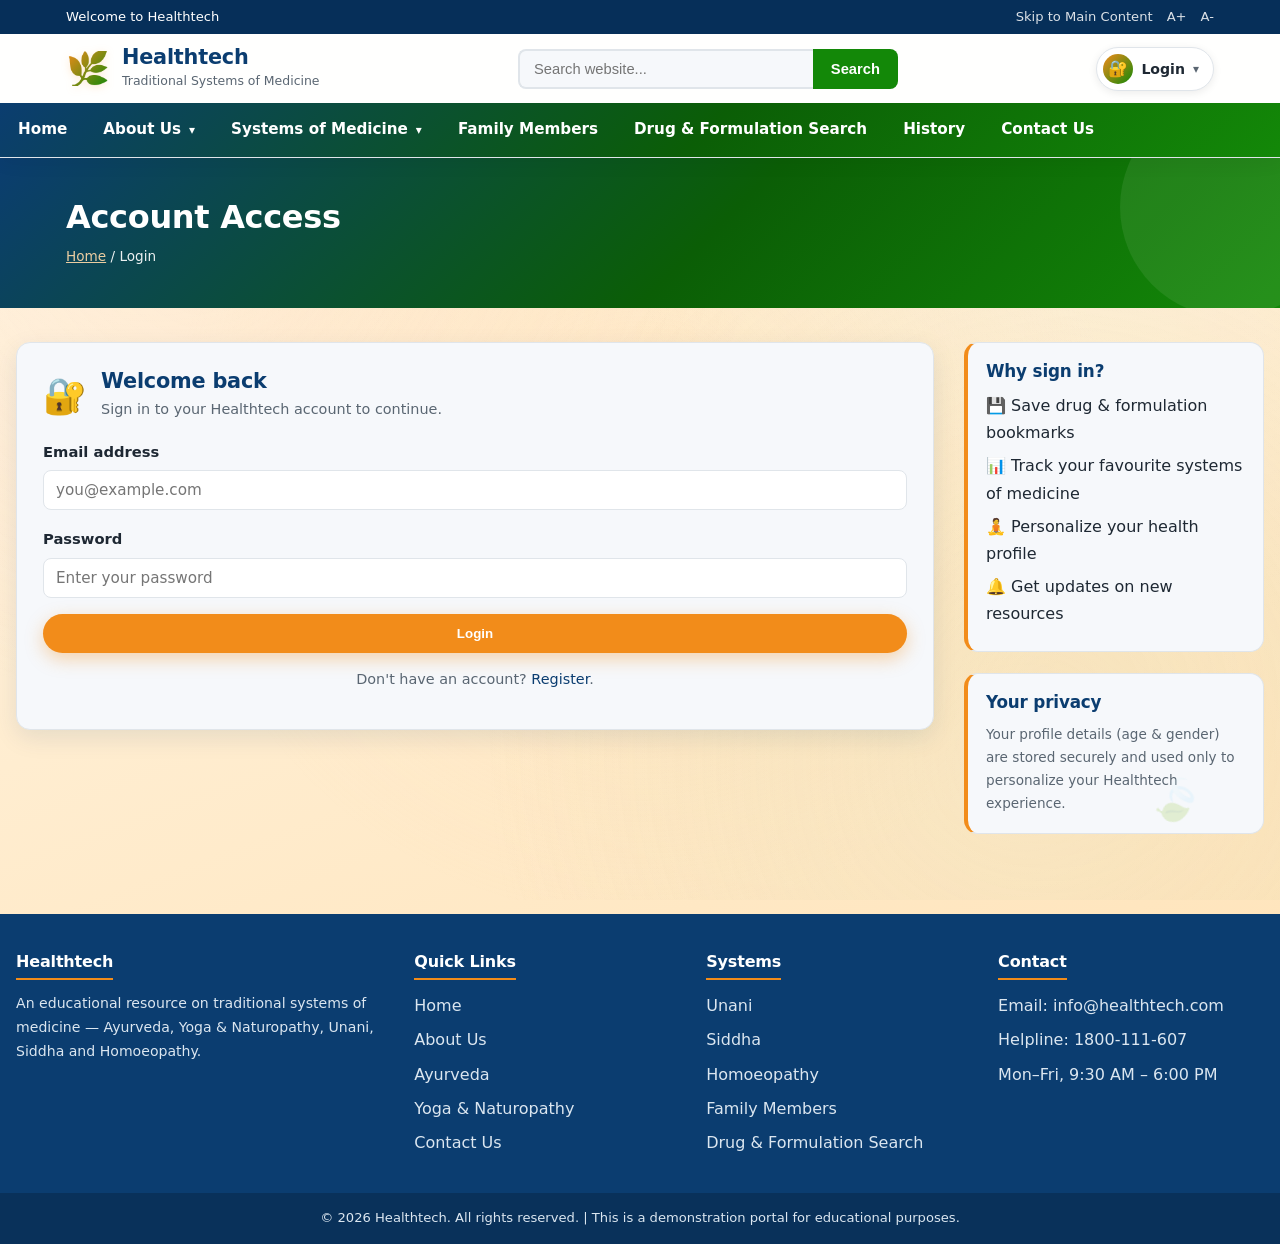
<file: login.html>
<!DOCTYPE html>
<html lang="en">
<head>
    <meta charset="UTF-8" />
    <meta name="viewport" content="width=device-width, initial-scale=1.0" />
    <meta name="description" content="Sign in to your Healthtech account to search Ayurvedic drugs & formulations, save bookmarks and personalize your experience." />
    <link rel="icon" href="data:image/svg+xml,%3Csvg xmlns='http://www.w3.org/2000/svg' viewBox='0 0 100 100'%3E%3Ctext y='.9em' font-size='90'%3E%F0%9F%8C%BF%3C/text%3E%3C/svg%3E" />
<title>Login | Healthtech</title>
    <link rel="stylesheet" href="styles.css" />
</head>
<body class="auth-theme login-page">
    <div id="main-content" class="main-content">
        <section class="page-banner">
            <div class="wrap">
                <h1>Account Access</h1>
                <p class="breadcrumb"><a href="index.html">Home</a> / Login</p>
            </div>
        </section>

        <section class="wrap content-row">
            <div class="content-main">
                <!-- Login Form -->
                <div class="auth-card">
                    <div class="auth-card-head">
                        <span class="auth-card-icon">🔐</span>
                        <div>
                            <h2>Welcome back</h2>
                            <p>Sign in to your Healthtech account to continue.</p>
                        </div>
                    </div>
                    <form id="loginForm">
                        <div class="form-group">
                            <label for="loginEmail">Email address</label>
                            <input type="email" id="loginEmail" placeholder="you@example.com" autocomplete="email" required />
                        </div>
                        <div class="form-group">
                            <label for="loginPassword">Password</label>
                            <input type="password" id="loginPassword" placeholder="Enter your password" autocomplete="current-password" required />
                        </div>
                        <button type="submit" class="btn-primary btn-block">Login</button>
                        <div class="form-status" id="loginStatus"></div>
                    </form>
                    <p style="text-align:center; margin-top:14px; font-size:0.9rem; color:var(--muted);">
                        Don't have an account? <a href="register.html">Register</a>.
                    </p>
                </div>
            </div>
            <aside class="sidebar">
                <div class="side-box">
                    <h3>Why sign in?</h3>
                    <ul>
                        <li>💾 Save drug &amp; formulation bookmarks</li>
                        <li>📊 Track your favourite systems of medicine</li>
                        <li>🧘 Personalize your health profile</li>
                        <li>🔔 Get updates on new resources</li>
                    </ul>
                </div>
                <div class="side-box">
                    <h3>Your privacy</h3>
                    <p style="font-size:0.85rem; color:var(--muted);">Your profile details (age &amp; gender) are stored securely and used only to personalize your Healthtech experience.</p>
                </div>
            </aside>
        </section>
    </div>

    <script src="common.js"></script>
    <script>
        document.addEventListener("DOMContentLoaded", function () {
            // If already logged in, go straight to home
            if (window.HealthtechAuth && window.HealthtechAuth.isLoggedIn()) {
                window.location.href = "index.html";
                return;
            }

            // ---- Login form ----
            const loginForm = document.getElementById("loginForm");
            const loginStatus = document.getElementById("loginStatus");
            if (loginForm) {
                loginForm.addEventListener("submit", function (e) {
                    e.preventDefault();
const email = document.getElementById("loginEmail").value.trim();
                    const password = document.getElementById("loginPassword").value.trim();
                    if (!email || !password) {
                        loginStatus.textContent = "⚠️ Please enter both email and password.";
                        loginStatus.style.color = "#c0392b";
                        return;
                    }
                    // Only Gmail addresses are allowed
                    if (!/^[^\s@]+@gmail\.com$/i.test(email)) {
                        loginStatus.textContent = "⚠️ Please use a valid Gmail address (e.g. you@gmail.com).";
                        loginStatus.style.color = "#c0392b";
                        return;
                    }
                    // Only registered users can log in
                    if (!window.HealthtechAuth || !window.HealthtechAuth.isRegistered(email)) {
                        loginStatus.textContent = "⚠️ This email is not registered. Please create an account first.";
                        loginStatus.style.color = "#c0392b";
                        return;
                    }
                    if (!window.HealthtechAuth.verifyCredentials(email, password)) {
                        loginStatus.textContent = "⚠️ Incorrect password. Please try again.";
                        loginStatus.style.color = "#c0392b";
                        return;
                    }
// Look up the registered user's profile to retain their details
                    const registered = window.HealthtechAuth.getRegisteredUser(email) || {};
                    const name = registered.name || "User";

                    if (window.HealthtechAuth) {
                        window.HealthtechAuth.login(name, email, registered.age, registered.gender, registered.height, registered.weight);
                        document.dispatchEvent(new Event("HealthtechAuthChanged"));
                    }
                    loginStatus.textContent = "✅ Login successful! Redirecting…";
                    loginStatus.style.color = "#138808";
                    setTimeout(function () { window.location.href = "index.html"; }, 800);
                });
            }
        });
    </script>
</body>
</html>
</file>
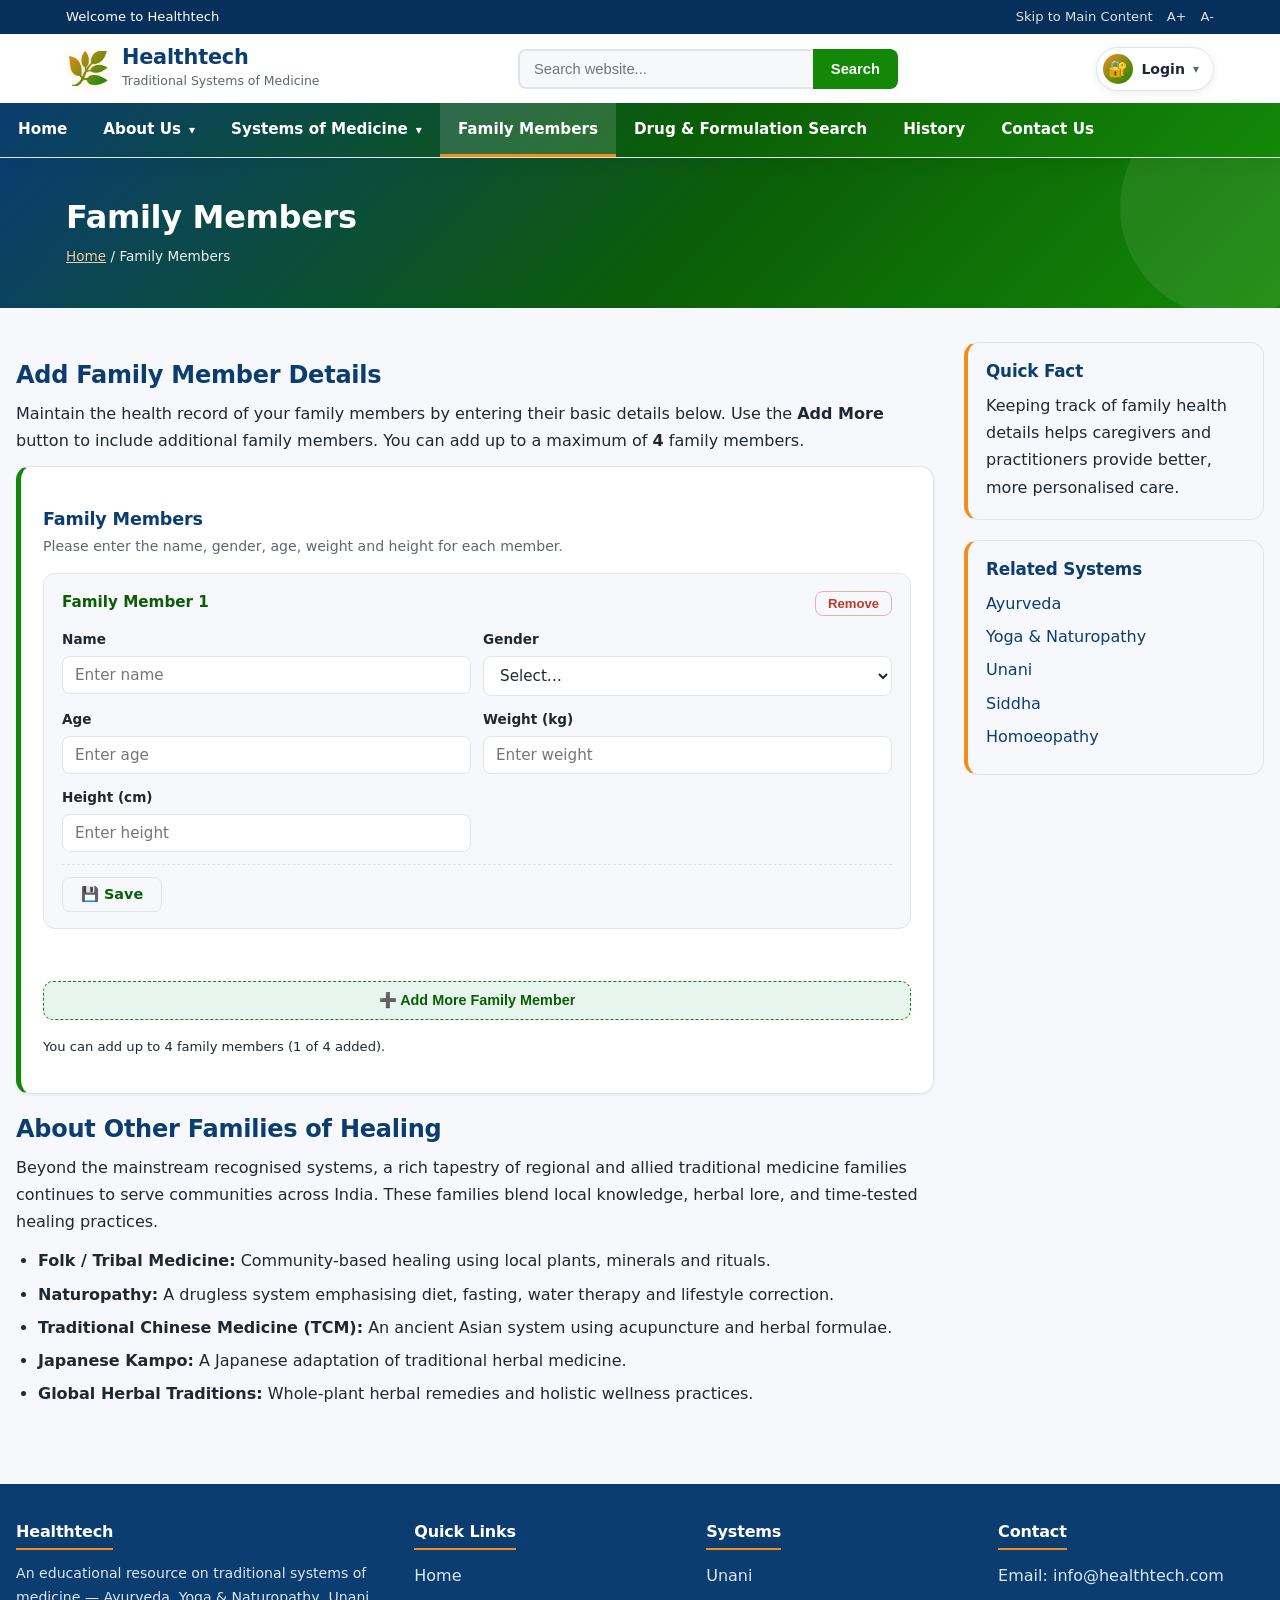
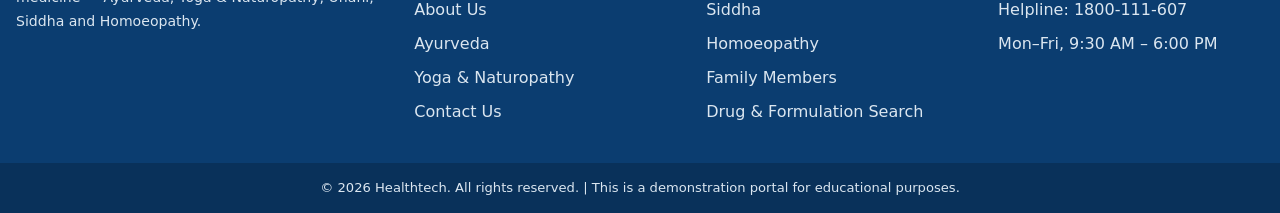
<file: other-family.html>
<!DOCTYPE html>
<html lang="en">
<head>
    <meta charset="UTF-8" />
    <meta name="viewport" content="width=device-width, initial-scale=1.0" />
<meta name="description" content="Family Members — enter and manage details of family members including name, age, weight and height." />
    <link rel="icon" href="data:image/svg+xml,%3Csvg xmlns='http://www.w3.org/2000/svg' viewBox='0 0 100 100'%3E%3Ctext y='.9em' font-size='90'%3E%F0%9F%8C%BF%3C/text%3E%3C/svg%3E" />
    <title>Family Members | Healthtech</title>
    <link rel="stylesheet" href="styles.css" />
    <style>
        .family-form {
            background: var(--white);
            border: 1px solid var(--border);
            border-left: 5px solid var(--green);
            border-radius: var(--radius);
            padding: 22px;
            box-shadow: var(--shadow-sm);
            margin-bottom: 20px;
        }
        .family-form h3 {
            color: var(--navy);
            font-size: 1.1rem;
            margin-bottom: 4px;
        }
        .family-form .family-sub {
            font-size: 0.88rem;
            color: var(--muted);
            margin-bottom: 14px;
        }
        .member-card {
            background: var(--offwhite);
            border: 1px solid var(--border);
            border-radius: 12px;
            padding: 16px 18px;
            margin-bottom: 14px;
            transition: opacity 0.25s ease, transform 0.25s ease;
        }
        .member-card.new-card {
            animation: memberIn 0.25s ease;
        }
        @keyframes memberIn {
            from { opacity: 0; transform: translateY(10px); }
            to { opacity: 1; transform: translateY(0); }
        }
        .member-head {
            display: flex;
            justify-content: space-between;
            align-items: center;
            margin-bottom: 12px;
        }
        .member-head strong {
            color: var(--green-dark);
            font-size: 0.95rem;
        }
        .member-remove {
            background: var(--offwhite);
            color: #c0392b;
            border: 1px solid #e0b4b4;
            padding: 4px 12px;
            border-radius: 8px;
            font-size: 0.82rem;
            font-weight: 600;
            cursor: pointer;
            transition: all 0.15s;
        }
        .member-remove:hover {
            background: #c0392b;
            color: #fff;
            border-color: #c0392b;
        }
        .member-actions {
            display: flex;
            align-items: center;
            gap: 8px;
        }
.member-edit,
        .member-save {
            background: var(--offwhite);
            border: 1px solid var(--border);
            padding: 8px 18px;
            border-radius: 8px;
            font-size: 0.9rem;
            font-weight: 600;
            cursor: pointer;
            transition: all 0.15s;
            font-family: inherit;
        }
        .member-edit {
            color: var(--navy);
        }
        .member-save {
            color: var(--green-dark);
        }
        .member-edit:hover {
            background: var(--navy);
            color: #fff;
            border-color: var(--navy);
        }
        .member-save:hover {
            background: var(--green);
            color: #fff;
            border-color: var(--green);
        }
        .member-bottom-actions {
            display: flex;
            align-items: center;
            gap: 8px;
            margin-top: 12px;
            padding-top: 12px;
            border-top: 1px dashed var(--border);
        }
/* Read-only (view) mode styles */
        .member-card.view-mode .member-field input,
        .member-card.view-mode .member-field select {
            background: var(--green-light);
            color: var(--green-dark);
            font-weight: 600;
            cursor: not-allowed;
        }
        .member-grid {
            display: grid;
            grid-template-columns: repeat(2, 1fr);
            gap: 12px;
        }
        .member-field label {
            display: block;
            font-weight: 600;
            font-size: 0.85rem;
            margin-bottom: 5px;
            color: var(--text);
        }
.member-field input,
        .member-field select {
            width: 100%;
            padding: 9px 12px;
            border: 1px solid var(--border);
            border-radius: 8px;
            font-size: 0.95rem;
            font-family: inherit;
            background: #fff;
            color: var(--text);
        }
        .member-field input:focus,
        .member-field select:focus {
            border-color: var(--green);
            outline: none;
        }
.form-bottom-actions {
            display: flex;
            flex-direction: column;
            align-items: flex-start;
            gap: 8px;
            margin-top: 6px;
        }
        .save-all-msg {
            font-size: 0.82rem;
            color: var(--green-dark);
            font-weight: 600;
            text-align: right;
            min-height: 18px;
        }
        .add-more-btn {
            background: var(--green-light);
            color: var(--green-dark);
            border: 1px dashed var(--green);
            padding: 10px 20px;
            border-radius: 10px;
            font-weight: 600;
            font-size: 0.9rem;
            cursor: pointer;
            width: 100%;
            transition: all 0.15s;
        }
        .add-more-btn:hover:not(:disabled) {
            background: var(--green);
            color: #fff;
        }
        .add-more-btn:disabled {
            opacity: 0.5;
            cursor: not-allowed;
        }
        .add-more-hint {
            font-size: 0.82rem;
            color: var(--muted);
            margin-top: 8px;
        }
        @media (max-width: 600px) {
            .member-grid {
                grid-template-columns: 1fr;
            }
        }
    </style>
</head>
<body>
    <div id="main-content" class="main-content">
        <div class="page-banner">
            <div class="wrap">
<h1>Family Members</h1>
                <p class="breadcrumb"><a href="index.html">Home</a> / Family Members</p>
            </div>
        </div>

        <main class="wrap content-row">
            <article class="content-main">
                <h2>Add Family Member Details</h2>
                <p>
                    Maintain the health record of your family members by entering their basic details
                    below. Use the <strong>Add More</strong> button to include additional family members.
                    You can add up to a maximum of <strong>4</strong> family members.
                </p>

<div class="family-form">
                    <h3>Family Members</h3>
<p class="family-sub">Please enter the name, gender, age, weight and height for each member.</p>
                    <div id="memberList"></div>
                    <div class="form-bottom-actions">
                        <p class="save-all-msg" id="saveAllMsg"></p>
                        <button type="button" class="add-more-btn" id="addMoreBtn">➕ Add More Family Member</button>
                        <p class="add-more-hint" id="addMoreHint">You can add up to 4 family members.</p>
                    </div>
                </div>

                <h2>About Other Families of Healing</h2>
                <p>
                    Beyond the mainstream recognised systems, a rich tapestry of regional and allied
                    traditional medicine families continues to serve communities across India. These
                    families blend local knowledge, herbal lore, and time-tested healing practices.
                </p>
                <ul>
                    <li><strong>Folk / Tribal Medicine:</strong> Community-based healing using local plants, minerals and rituals.</li>
                    <li><strong>Naturopathy:</strong> A drugless system emphasising diet, fasting, water therapy and lifestyle correction.</li>
                    <li><strong>Traditional Chinese Medicine (TCM):</strong> An ancient Asian system using acupuncture and herbal formulae.</li>
                    <li><strong>Japanese Kampo:</strong> A Japanese adaptation of traditional herbal medicine.</li>
                    <li><strong>Global Herbal Traditions:</strong> Whole-plant herbal remedies and holistic wellness practices.</li>
                </ul>
            </article>

            <aside class="content-side">
                <div class="side-box">
                    <h3>Quick Fact</h3>
                    <p>Keeping track of family health details helps caregivers and practitioners provide better, more personalised care.</p>
                </div>
                <div class="side-box">
                    <h3>Related Systems</h3>
                    <ul>
                        <li><a href="ayurveda.html">Ayurveda</a></li>
                        <li><a href="yoga.html">Yoga &amp; Naturopathy</a></li>
                        <li><a href="unani.html">Unani</a></li>
                        <li><a href="siddha.html">Siddha</a></li>
                        <li><a href="homeopathy.html">Homoeopathy</a></li>
                    </ul>
                </div>
            </aside>
        </main>
    </div>

    <script src="common.js"></script>
    <script>
        const MAX_MEMBERS = 4;
        const memberList = document.getElementById("memberList");
        const addMoreBtn = document.getElementById("addMoreBtn");
        const addMoreHint = document.getElementById("addMoreHint");
const saveAllMsg = document.getElementById("saveAllMsg");

        function createMemberCard(index) {
            const card = document.createElement("div");
            card.className = "member-card new-card";

card.innerHTML =
                '<div class="member-head">' +
                '<strong>Family Member ' + (index + 1) + '</strong>' +
'<button type="button" class="member-remove" aria-label="Remove family member">Remove</button>' +
                '</div>' +
                '<div class="member-grid">' +
                '<div class="member-field">' +
                '<label for="fname-' + index + '">Name</label>' +
                '<input type="text" id="fname-' + index + '" placeholder="Enter name" />' +
                '</div>' +
'<div class="member-field">' +
                '<label for="fgender-' + index + '">Gender</label>' +
                '<select id="fgender-' + index + '">' +
                '<option value="">Select…</option>' +
                '<option>Male</option>' +
                '<option>Female</option>' +
                '<option>Other</option>' +
                '</select>' +
                '</div>' +
                '<div class="member-field">' +
                '<label for="fage-' + index + '">Age</label>' +
                '<input type="number" id="fage-' + index + '" min="0" max="120" placeholder="Enter age" />' +
                '</div>' +
                '<div class="member-field">' +
                '<label for="fweight-' + index + '">Weight (kg)</label>' +
                '<input type="number" id="fweight-' + index + '" min="0" step="0.1" placeholder="Enter weight" />' +
                '</div>' +
                '<div class="member-field">' +
                '<label for="fheight-' + index + '">Height (cm)</label>' +
                '<input type="number" id="fheight-' + index + '" min="0" step="0.1" placeholder="Enter height" />' +
                '</div>' +
                '</div>' +
                '<div class="member-bottom-actions">' +
                '<button type="button" class="member-save">💾 Save</button>' +
                '<button type="button" class="member-edit" hidden>✏️ Edit</button>' +
                '</div>';

const inputs = card.querySelectorAll("input, select");
            const editBtn = card.querySelector(".member-edit");
            const saveBtn = card.querySelector(".member-save");
            const removeBtn = card.querySelector(".member-remove");

            // Newly added members start in editable mode — show Save, hide Edit
            card.classList.remove("view-mode");
            inputs.forEach((i) => (i.disabled = false));
            saveBtn.hidden = false;
            editBtn.hidden = true;

            // Save (per card) → validate & lock the card, then show Edit
            saveBtn.addEventListener("click", () => {
                let hasValue = false;
                inputs.forEach((i) => {
                    if (i.value.trim() !== "") hasValue = true;
                });
                if (!hasValue) {
                    saveAllMsg.textContent = "⚠️ Please fill in at least one field for Family Member before saving.";
                    return;
                }
                card.classList.add("view-mode");
                inputs.forEach((i) => (i.disabled = true));
                // Show Edit, hide Save after saving
                saveBtn.hidden = true;
                editBtn.hidden = false;
                saveAllMsg.textContent = "";
            });

            // Edit → switch back to editable mode (show Save, hide Edit)
            editBtn.addEventListener("click", () => {
                card.classList.remove("view-mode");
                inputs.forEach((i) => (i.disabled = false));
                saveBtn.hidden = false;
                editBtn.hidden = true;
                saveAllMsg.textContent = "";
            });

            removeBtn.addEventListener("click", () => {
                card.remove();
                refreshIndexes();
                updateAddBtn();
            });

            return card;
        }

        function addMember() {
            const count = memberList.children.length;
            if (count < MAX_MEMBERS) {
                memberList.appendChild(createMemberCard(count));
                updateAddBtn();
            }
        }

        function refreshIndexes() {
            Array.from(memberList.children).forEach((card, idx) => {
                const head = card.querySelector(".member-head strong");
                if (head) head.textContent = "Family Member " + (idx + 1);
            });
        }

        function updateAddBtn() {
            const count = memberList.children.length;
            if (count >= MAX_MEMBERS) {
                addMoreBtn.disabled = true;
                addMoreHint.textContent = "Maximum of " + MAX_MEMBERS + " family members reached.";
            } else {
                addMoreBtn.disabled = false;
                addMoreHint.textContent = "You can add up to " + MAX_MEMBERS + " family members (" + count + " of " + MAX_MEMBERS + " added).";
            }
        }

addMoreBtn.addEventListener("click", addMember);

        // Render the first family member by default
        addMember();
    </script>
</body>
</html>
</file>
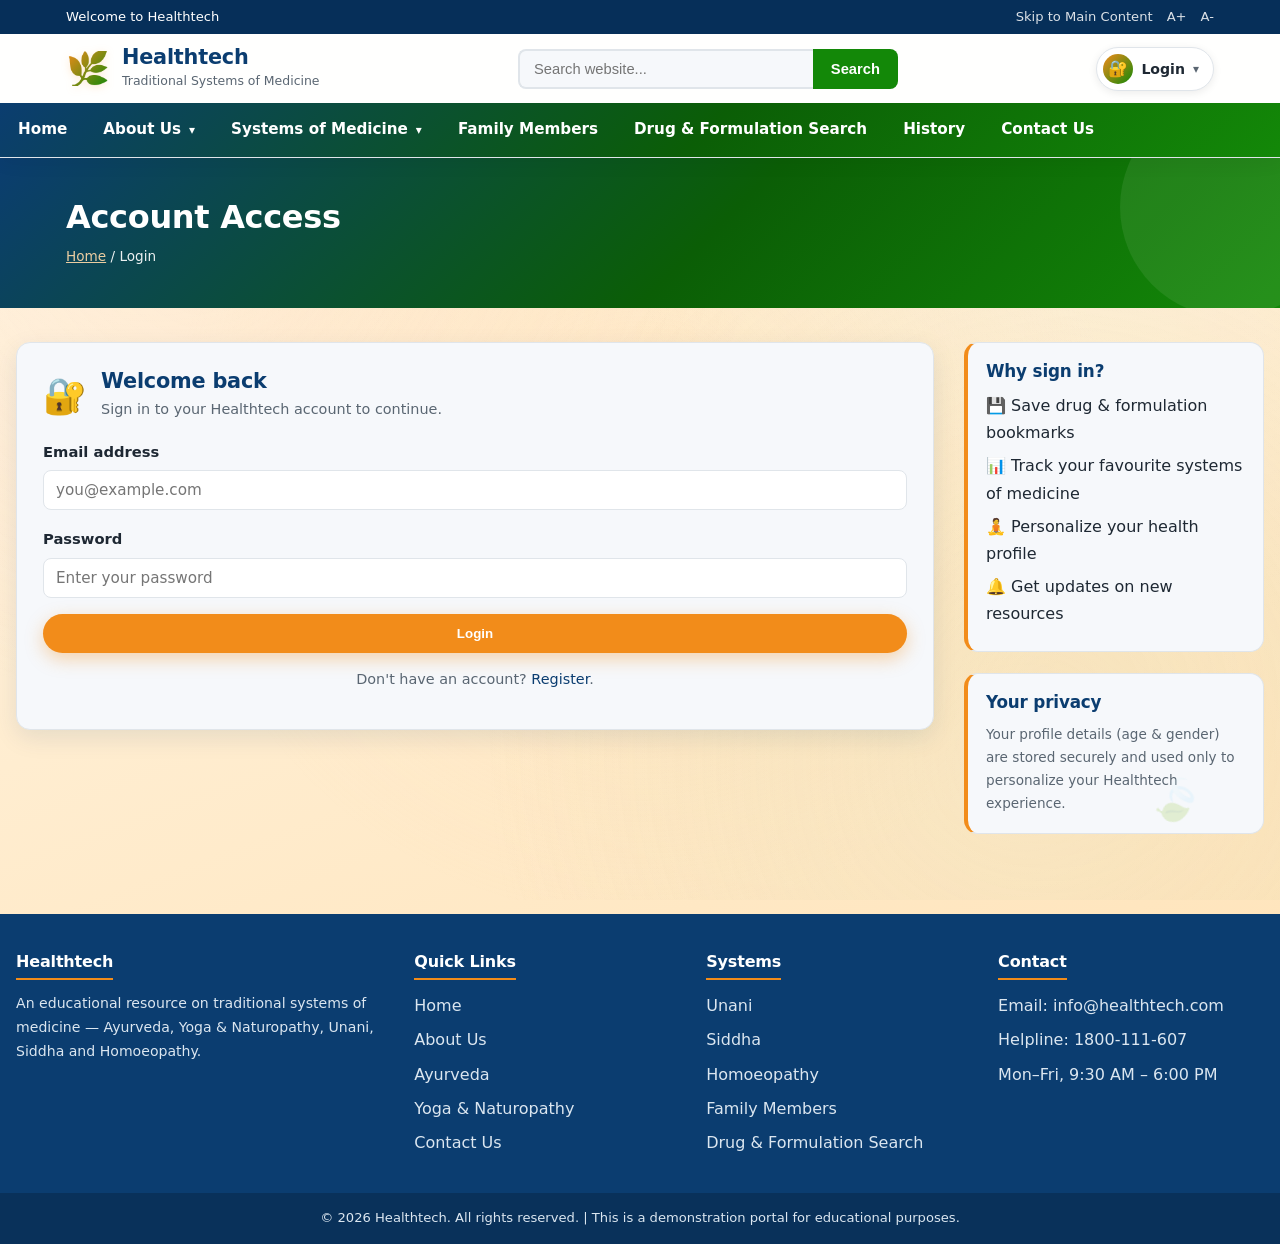
<file: profile.html>
<!DOCTYPE html>
<html lang="en">
<head>
    <meta charset="UTF-8" />
    <meta name="viewport" content="width=device-width, initial-scale=1.0" />
    <meta name="description" content="View and update your Healthtech profile details — name, email, age, gender, height and weight." />
    <link rel="icon" href="data:image/svg+xml,%3Csvg xmlns='http://www.w3.org/2000/svg' viewBox='0 0 100 100'%3E%3Ctext y='.9em' font-size='90'%3E%F0%9F%8C%BF%3C/text%3E%3C/svg%3E" />
<title>My Profile | Healthtech</title>
    <link rel="stylesheet" href="styles.css" />
    <style>
        .member-edit,
        .member-save {
            background: var(--offwhite);
            border: 1px solid var(--border);
            padding: 10px 26px;
            border-radius: 8px;
            font-size: 0.95rem;
            font-weight: 600;
            cursor: pointer;
            transition: all 0.15s;
            font-family: inherit;
        }
        .member-edit {
            color: var(--navy);
        }
        .member-save {
            color: var(--green-dark);
        }
        .member-edit:hover {
            background: var(--navy);
            color: #fff;
            border-color: var(--navy);
        }
        .member-save:hover {
            background: var(--green);
            color: #fff;
            border-color: var(--green);
        }
        .member-bottom-actions {
            display: flex;
            align-items: center;
            gap: 8px;
            margin-top: 18px;
            padding-top: 16px;
            border-top: 1px dashed var(--border);
        }
        /* Read-only (view) mode */
        #profileForm.view-mode .form-group input,
        #profileForm.view-mode .form-group select {
            background: var(--green-light);
            color: var(--green-dark);
            font-weight: 600;
            cursor: not-allowed;
        }
    </style>
</head>
<body class="auth-theme profile-page">
    <div id="main-content" class="main-content">
        <section class="page-banner">
            <div class="wrap">
                <h1>My Profile</h1>
                <p class="breadcrumb"><a href="index.html">Home</a> / Profile</p>
            </div>
        </section>

        <section class="wrap content-row">
            <div class="content-main">
                <div class="contact-form">
                    <h2>Profile details</h2>
                    <p>Your Healthtech account information. Age &amp; gender are set during registration.</p>

                    <form id="profileForm">
                        <div class="form-grid">
                            <div class="form-group">
                                <label for="pfName">Full name</label>
                                <input type="text" id="pfName" required />
                            </div>
                            <div class="form-group">
                                <label for="pfEmail">Email address</label>
                                <input type="email" id="pfEmail" required />
                            </div>
                        </div>
<div class="form-grid">
                            <div class="form-group">
                                <label for="pfAge">Age</label>
                                <input type="number" id="pfAge" min="1" max="120" inputmode="numeric" />
                            </div>
                            <div class="form-group">
                                <label for="pfGender">Gender</label>
                                <select id="pfGender">
                                    <option value="">Select…</option>
                                    <option>Male</option>
                                    <option>Female</option>
                                    <option>Other</option>
                                    <option>Prefer not to say</option>
                                </select>
                            </div>
                        </div>
                        <div class="form-grid">
                            <div class="form-group">
                                <label for="pfHeight">Height <span style="color:var(--muted); font-weight:400;">(cm)</span></label>
                                <input type="number" id="pfHeight" min="50" max="280" step="0.1" inputmode="decimal" />
                            </div>
                            <div class="form-group">
                                <label for="pfWeight">Weight <span style="color:var(--muted); font-weight:400;">(kg)</span></label>
                                <input type="number" id="pfWeight" min="2" max="400" step="0.1" inputmode="decimal" />
                            </div>
                        </div>
<div class="member-bottom-actions">
                            <button type="button" class="member-edit" id="pfEditBtn">✏️ Edit</button>
                            <button type="submit" class="btn-primary" id="pfSaveBtn" hidden>Save Changes</button>
                        </div>
                        <div class="form-status" id="profileStatus"></div>
                    </form>
                </div>
            </div>
            <aside class="sidebar">
                <div class="side-box">
                    <h3>Account</h3>
                    <ul>
                        <li><a href="profile.html">👤 My Profile</a></li>
                        <li><a href="bookmarks.html">⭐ My Bookmarks</a></li>
                        <li class="auth-guest-only"><a href="login.html">🔐 Login</a></li>
                        <li class="auth-guest-only"><a href="register.html">📝 Register</a></li>
                    </ul>
                </div>
            </aside>
        </section>
    </div>

    <script src="common.js"></script>
    <script>
        document.addEventListener("DOMContentLoaded", function () {
            const user = (window.HealthtechAuth && window.HealthtechAuth.getCurrentUser()) || null;
            if (!user) {
                window.location.href = "login.html";
                return;
            }

            // Prefill profile fields with logged-in user data
            document.getElementById("pfName").value = user.name || "";
            document.getElementById("pfEmail").value = user.email || "";
            document.getElementById("pfAge").value = user.age || "";
            document.getElementById("pfGender").value = user.gender || "";
            document.getElementById("pfHeight").value = user.height || "";
            document.getElementById("pfWeight").value = user.weight || "";

const form = document.getElementById("profileForm");
            const status = document.getElementById("profileStatus");
            const editBtn = document.getElementById("pfEditBtn");
            const saveBtn = document.getElementById("pfSaveBtn");
            const inputs = form.querySelectorAll("input, select");

            function lockProfile() {
                form.classList.add("view-mode");
                inputs.forEach((i) => (i.disabled = true));
                saveBtn.hidden = true;
                editBtn.hidden = false;
            }

            function unlockProfile() {
                form.classList.remove("view-mode");
                inputs.forEach((i) => (i.disabled = false));
                saveBtn.hidden = false;
                editBtn.hidden = true;
                status.textContent = "";
            }

            // Start in read-only view mode — show Edit, hide Save
            lockProfile();

            // Edit → unlock fields and show Save
            editBtn.addEventListener("click", unlockProfile);

            if (form) {
                form.addEventListener("submit", function (e) {
                    e.preventDefault();
                    const name = document.getElementById("pfName").value.trim();
                    const email = document.getElementById("pfEmail").value.trim();
                    const age = document.getElementById("pfAge").value.trim();
                    const gender = document.getElementById("pfGender").value;
                    const height = document.getElementById("pfHeight").value.trim();
                    const weight = document.getElementById("pfWeight").value.trim();
                    if (!name || !email) {
                        status.textContent = "⚠️ Name and email are required.";
                        status.style.color = "#c0392b";
                        return;
                    }
                    if (window.HealthtechAuth) {
                        window.HealthtechAuth.login(name, email, age || null, gender || null, height || null, weight || null);
                    }
                    status.textContent = "✅ Profile updated!";
                    status.style.color = "#138808";
                    // Lock the profile back to read-only after saving
                    lockProfile();
                });
            }
        });
    </script>
</body>
</html>
</file>
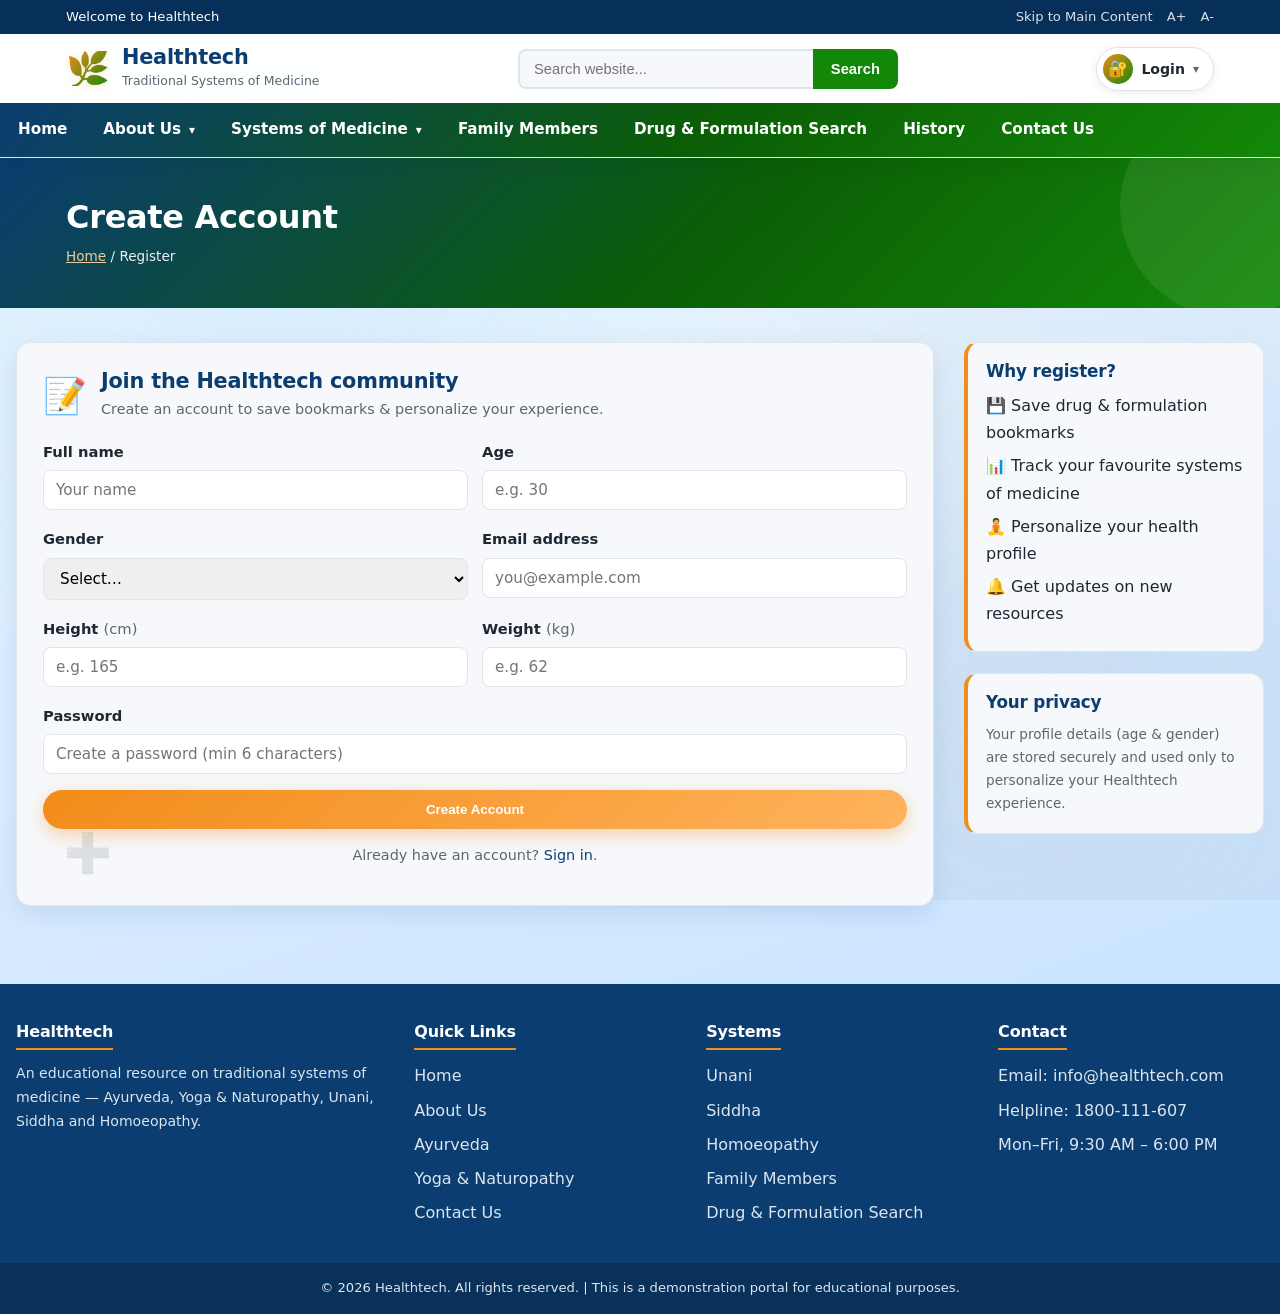
<file: register.html>
<!DOCTYPE html>
<html lang="en">
<head>
    <meta charset="UTF-8" />
    <meta name="viewport" content="width=device-width, initial-scale=1.0" />
    <meta name="description" content="Create a Healthtech account to save drug & formulation bookmarks, track your favourite systems of medicine and personalize your health profile." />
    <link rel="icon" href="data:image/svg+xml,%3Csvg xmlns='http://www.w3.org/2000/svg' viewBox='0 0 100 100'%3E%3Ctext y='.9em' font-size='90'%3E%F0%9F%8C%BF%3C/text%3E%3C/svg%3E" />
<title>Register | Healthtech</title>
    <link rel="stylesheet" href="styles.css" />
</head>
<body class="auth-theme register-page">
    <div id="main-content" class="main-content">
        <section class="page-banner">
            <div class="wrap">
                <h1>Create Account</h1>
                <p class="breadcrumb"><a href="index.html">Home</a> / Register</p>
            </div>
        </section>

        <section class="wrap content-row">
            <div class="content-main">
                <div class="auth-card">
                    <div class="auth-card-head">
                        <span class="auth-card-icon">📝</span>
                        <div>
                            <h2>Join the Healthtech community</h2>
                            <p>Create an account to save bookmarks &amp; personalize your experience.</p>
                        </div>
                    </div>

                    <form id="registerForm">
                        <div class="form-grid">
                            <div class="form-group">
                                <label for="regName">Full name</label>
                                <input type="text" id="regName" placeholder="Your name" autocomplete="name" required />
                            </div>
                            <div class="form-group">
                                <label for="regAge">Age</label>
                                <input type="number" id="regAge" placeholder="e.g. 30" min="1" max="120" inputmode="numeric" required />
                            </div>
                        </div>
<div class="form-grid">
                            <div class="form-group">
                                <label for="regGender">Gender</label>
<select id="regGender" required>
                                    <option value="">Select…</option>
                                    <option>Male</option>
                                    <option>Female</option>
                                    <option>Other</option>
                                </select>
                            </div>
                            <div class="form-group">
                                <label for="regEmail">Email address</label>
                                <input type="email" id="regEmail" placeholder="you@example.com" autocomplete="email" required />
                            </div>
                        </div>
                        <div class="form-grid">
                            <div class="form-group">
                                <label for="regHeight">Height <span style="color:var(--muted); font-weight:400;">(cm)</span></label>
                                <input type="number" id="regHeight" placeholder="e.g. 165" min="50" max="280" step="0.1" inputmode="decimal" required />
                            </div>
                            <div class="form-group">
                                <label for="regWeight">Weight <span style="color:var(--muted); font-weight:400;">(kg)</span></label>
                                <input type="number" id="regWeight" placeholder="e.g. 62" min="2" max="400" step="0.1" inputmode="decimal" required />
                            </div>
                        </div>
                        <div class="form-group">
                            <label for="regPassword">Password</label>
                            <input type="password" id="regPassword" placeholder="Create a password (min 6 characters)" autocomplete="new-password" required />
                        </div>
                        <button type="submit" class="btn-primary btn-block">Create Account</button>
                        <div class="form-status" id="registerStatus"></div>
                        <p style="text-align:center; margin-top:14px; font-size:0.9rem; color:var(--muted);">
                            Already have an account? <a href="login.html">Sign in</a>.
                        </p>
                    </form>
                </div>
            </div>
            <aside class="sidebar">
                <div class="side-box">
                    <h3>Why register?</h3>
                    <ul>
                        <li>💾 Save drug &amp; formulation bookmarks</li>
                        <li>📊 Track your favourite systems of medicine</li>
                        <li>🧘 Personalize your health profile</li>
                        <li>🔔 Get updates on new resources</li>
                    </ul>
                </div>
                <div class="side-box">
                    <h3>Your privacy</h3>
                    <p style="font-size:0.85rem; color:var(--muted);">Your profile details (age &amp; gender) are stored securely and used only to personalize your Healthtech experience.</p>
                </div>
            </aside>
        </section>
    </div>

    <script src="common.js"></script>
    <script>
        document.addEventListener("DOMContentLoaded", function () {
            // If already logged in, go straight to home
            if (window.HealthtechAuth && window.HealthtechAuth.isLoggedIn()) {
                window.location.href = "index.html";
                return;
            }

            // ---- Register form ----
            const registerForm = document.getElementById("registerForm");
            const registerStatus = document.getElementById("registerStatus");
            if (registerForm) {
                registerForm.addEventListener("submit", function (e) {
                    e.preventDefault();
                    const name = document.getElementById("regName").value.trim();
                    const age = document.getElementById("regAge").value.trim();
                    const gender = document.getElementById("regGender").value;
                    const email = document.getElementById("regEmail").value.trim();
                    const password = document.getElementById("regPassword").value.trim();
                    const height = document.getElementById("regHeight").value.trim();
                    const weight = document.getElementById("regWeight").value.trim();

if (!name || !age || !gender || !email || !password || !height || !weight) {
                        registerStatus.textContent = "⚠️ Please fill in all fields.";
                        registerStatus.style.color = "#c0392b";
                        return;
                    }
                    // Only Gmail addresses are allowed
                    if (!/^[^\s@]+@gmail\.com$/i.test(email)) {
                        registerStatus.textContent = "⚠️ Please use a valid Gmail address (e.g. you@gmail.com).";
                        registerStatus.style.color = "#c0392b";
                        return;
                    }
                    if (parseInt(age, 10) < 1 || parseInt(age, 10) > 120) {
                        registerStatus.textContent = "⚠️ Please enter a valid age (1–120).";
                        registerStatus.style.color = "#c0392b";
                        return;
                    }
                    if (parseFloat(height) < 50 || parseFloat(height) > 280) {
                        registerStatus.textContent = "⚠️ Please enter a valid height (50–280 cm).";
                        registerStatus.style.color = "#c0392b";
                        return;
                    }
                    if (parseFloat(weight) < 2 || parseFloat(weight) > 400) {
                        registerStatus.textContent = "⚠️ Please enter a valid weight (2–400 kg).";
                        registerStatus.style.color = "#c0392b";
                        return;
                    }
if (password.length < 6) {
                        registerStatus.textContent = "⚠️ Password must be at least 6 characters.";
                        registerStatus.style.color = "#c0392b";
                        return;
                    }

                    if (window.HealthtechAuth) {
                        // Store the user in the registered users store so they can log in later
                        window.HealthtechAuth.register(name, email, password, parseInt(age, 10), gender, parseFloat(height), parseFloat(weight));
                        window.HealthtechAuth.login(name, email, parseInt(age, 10), gender, parseFloat(height), parseFloat(weight));
                        document.dispatchEvent(new Event("HealthtechAuthChanged"));
                    }
                    registerStatus.textContent = "✅ Registration successful! Redirecting…";
                    registerStatus.style.color = "#138808";
                    setTimeout(function () { window.location.href = "index.html"; }, 800);
                });
            }
        });
    </script>
</body>
</html>
</file>
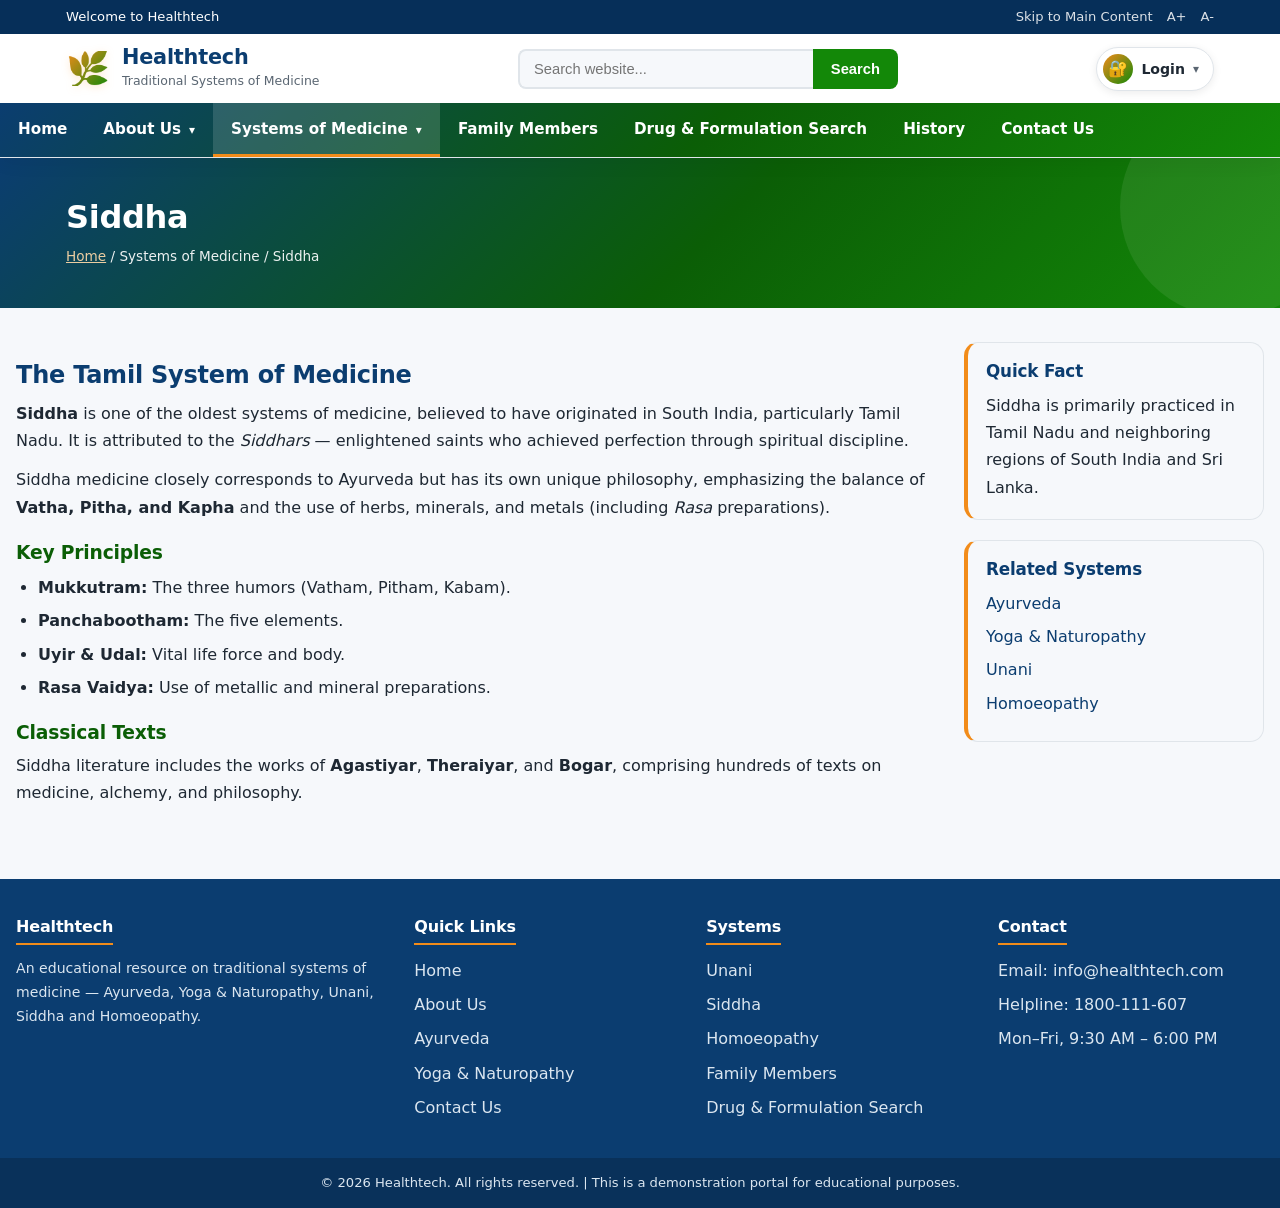
<file: siddha.html>
<!DOCTYPE html>
<html lang="en">
<head>
    <meta charset="UTF-8" />
    <meta name="viewport" content="width=device-width, initial-scale=1.0" />
    <meta name="description" content="Siddha — the ancient Tamil system of medicine. Explore Siddha principles, classical texts and remedies at Healthtech." />
    <link rel="icon" href="data:image/svg+xml,%3Csvg xmlns='http://www.w3.org/2000/svg' viewBox='0 0 100 100'%3E%3Ctext y='.9em' font-size='90'%3E%F0%9F%8C%BF%3C/text%3E%3C/svg%3E" />
    <title>Siddha | Healthtech</title>
    <link rel="stylesheet" href="styles.css" />
</head>
<body>
    <div id="main-content" class="main-content">
        <div class="page-banner">
            <div class="wrap">
                <h1>Siddha</h1>
                <p class="breadcrumb"><a href="index.html">Home</a> / Systems of Medicine / Siddha</p>
            </div>
        </div>

        <main class="wrap content-row">
            <article class="content-main">
                <h2>The Tamil System of Medicine</h2>
                <p>
                    <strong>Siddha</strong> is one of the oldest systems of medicine, believed to have originated in
                    South India, particularly Tamil Nadu. It is attributed to the <em>Siddhars</em> — enlightened
                    saints who achieved perfection through spiritual discipline.
                </p>
                <p>
                    Siddha medicine closely corresponds to Ayurveda but has its own unique philosophy, emphasizing the
                    balance of <strong>Vatha, Pitha, and Kapha</strong> and the use of herbs, minerals, and metals
                    (including <em>Rasa</em> preparations).
                </p>

                <h3>Key Principles</h3>
                <ul>
                    <li><strong>Mukkutram:</strong> The three humors (Vatham, Pitham, Kabam).</li>
                    <li><strong>Panchabootham:</strong> The five elements.</li>
                    <li><strong>Uyir &amp; Udal:</strong> Vital life force and body.</li>
                    <li><strong>Rasa Vaidya:</strong> Use of metallic and mineral preparations.</li>
                </ul>

                <h3>Classical Texts</h3>
                <p>
                    Siddha literature includes the works of <strong>Agastiyar</strong>, <strong>Theraiyar</strong>,
                    and <strong>Bogar</strong>, comprising hundreds of texts on medicine, alchemy, and philosophy.
                </p>
            </article>

            <aside class="content-side">
                <div class="side-box">
                    <h3>Quick Fact</h3>
                    <p>Siddha is primarily practiced in Tamil Nadu and neighboring regions of South India and Sri Lanka.</p>
                </div>
                <div class="side-box">
                    <h3>Related Systems</h3>
                    <ul>
                        <li><a href="ayurveda.html">Ayurveda</a></li>
                        <li><a href="yoga.html">Yoga &amp; Naturopathy</a></li>
                        <li><a href="unani.html">Unani</a></li>
                        <li><a href="homeopathy.html">Homoeopathy</a></li>
                    </ul>
                </div>
            </aside>
        </main>
    </div>

    <script src="common.js"></script>
</body>
</html>
</file>
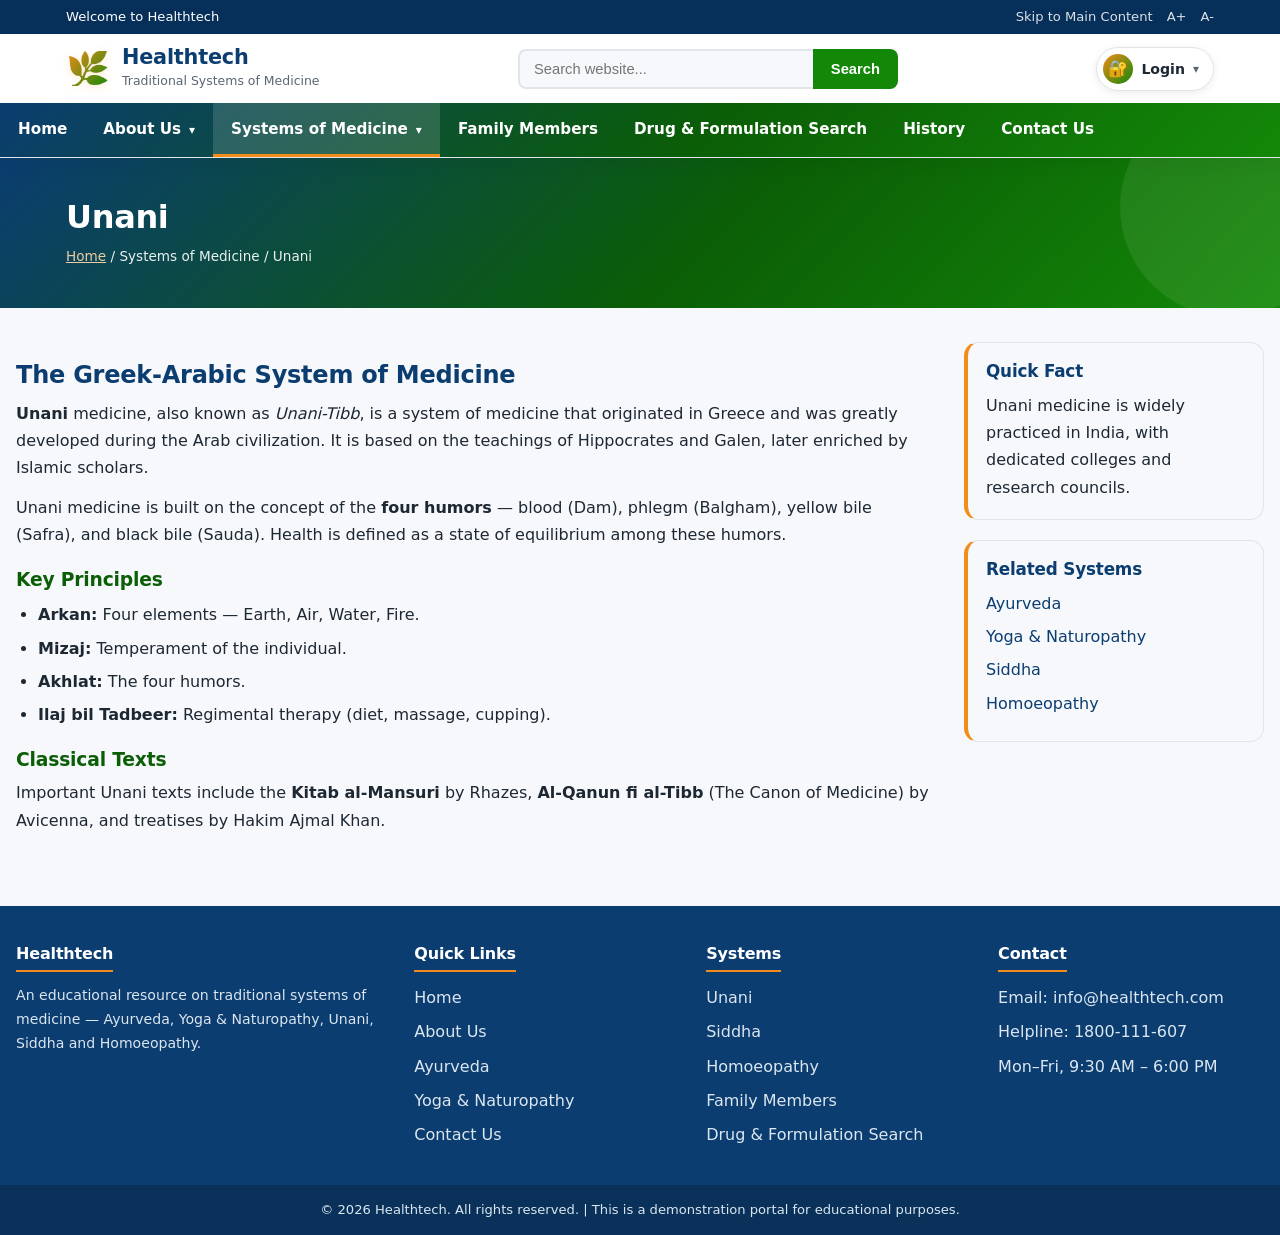
<file: unani.html>
<!DOCTYPE html>
<html lang="en">
<head>
    <meta charset="UTF-8" />
    <meta name="viewport" content="width=device-width, initial-scale=1.0" />
    <meta name="description" content="Unani — the Greek-Arabic system of humoral medicine. Discover principles, classical texts and remedies at Healthtech." />
    <link rel="icon" href="data:image/svg+xml,%3Csvg xmlns='http://www.w3.org/2000/svg' viewBox='0 0 100 100'%3E%3Ctext y='.9em' font-size='90'%3E%F0%9F%8C%BF%3C/text%3E%3C/svg%3E" />
    <title>Unani | Healthtech</title>
    <link rel="stylesheet" href="styles.css" />
</head>
<body>
    <div id="main-content" class="main-content">
        <div class="page-banner">
            <div class="wrap">
                <h1>Unani</h1>
                <p class="breadcrumb"><a href="index.html">Home</a> / Systems of Medicine / Unani</p>
            </div>
        </div>

        <main class="wrap content-row">
            <article class="content-main">
                <h2>The Greek-Arabic System of Medicine</h2>
                <p>
                    <strong>Unani</strong> medicine, also known as <em>Unani-Tibb</em>, is a system of medicine that
                    originated in Greece and was greatly developed during the Arab civilization. It is based on the
                    teachings of Hippocrates and Galen, later enriched by Islamic scholars.
                </p>
                <p>
                    Unani medicine is built on the concept of the <strong>four humors</strong> — blood (Dam),
                    phlegm (Balgham), yellow bile (Safra), and black bile (Sauda). Health is defined as a state of
                    equilibrium among these humors.
                </p>

                <h3>Key Principles</h3>
                <ul>
                    <li><strong>Arkan:</strong> Four elements — Earth, Air, Water, Fire.</li>
                    <li><strong>Mizaj:</strong> Temperament of the individual.</li>
                    <li><strong>Akhlat:</strong> The four humors.</li>
                    <li><strong>Ilaj bil Tadbeer:</strong> Regimental therapy (diet, massage, cupping).</li>
                </ul>

                <h3>Classical Texts</h3>
                <p>
                    Important Unani texts include the <strong>Kitab al-Mansuri</strong> by Rhazes, <strong>Al-Qanun
                    fi al-Tibb</strong> (The Canon of Medicine) by Avicenna, and treatises by Hakim Ajmal Khan.
                </p>
            </article>

            <aside class="content-side">
                <div class="side-box">
                    <h3>Quick Fact</h3>
                    <p>Unani medicine is widely practiced in India, with dedicated colleges and research councils.</p>
                </div>
                <div class="side-box">
                    <h3>Related Systems</h3>
                    <ul>
                        <li><a href="ayurveda.html">Ayurveda</a></li>
                        <li><a href="yoga.html">Yoga &amp; Naturopathy</a></li>
                        <li><a href="siddha.html">Siddha</a></li>
                        <li><a href="homeopathy.html">Homoeopathy</a></li>
                    </ul>
                </div>
            </aside>
        </main>
    </div>

    <script src="common.js"></script>
</body>
</html>
</file>
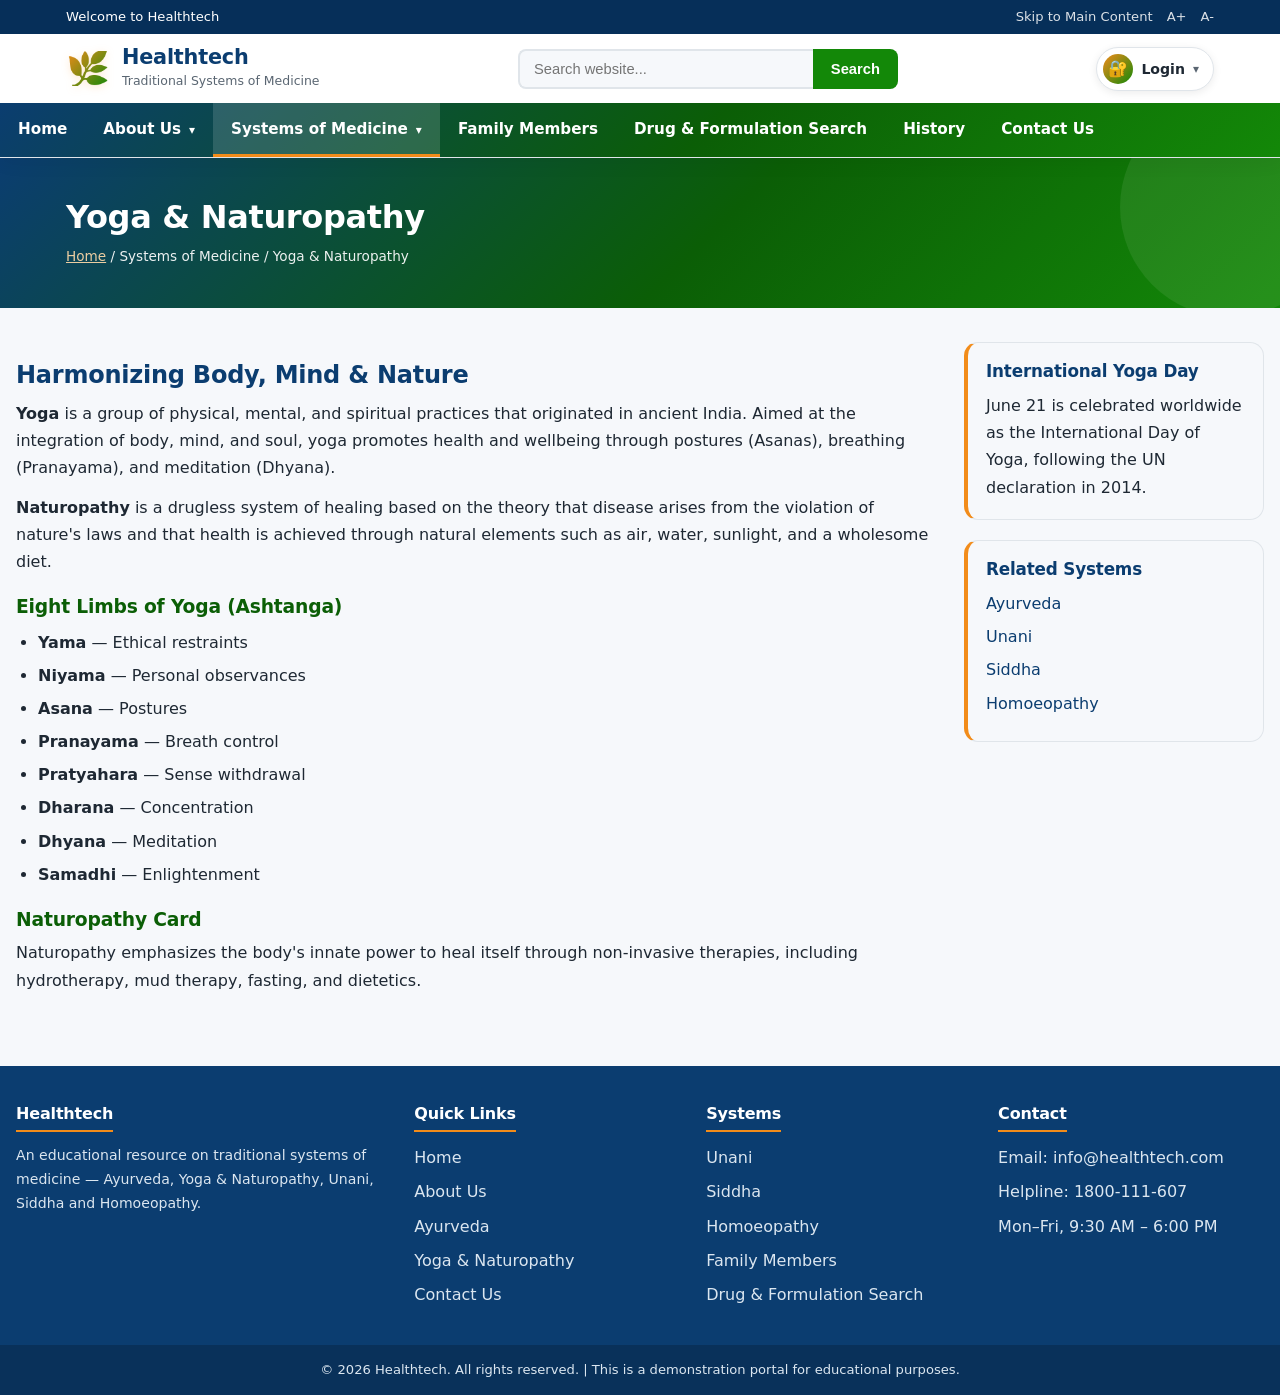
<file: yoga.html>
<!DOCTYPE html>
<html lang="en">
<head>
    <meta charset="UTF-8" />
    <meta name="viewport" content="width=device-width, initial-scale=1.0" />
    <meta name="description" content="Yoga & Naturopathy — harmonizing body, mind and nature through asanas, pranayama and natural healing at Healthtech." />
    <link rel="icon" href="data:image/svg+xml,%3Csvg xmlns='http://www.w3.org/2000/svg' viewBox='0 0 100 100'%3E%3Ctext y='.9em' font-size='90'%3E%F0%9F%8C%BF%3C/text%3E%3C/svg%3E" />
    <title>Yoga & Naturopathy | Healthtech</title>
    <link rel="stylesheet" href="styles.css" />
</head>
<body>
    <div id="main-content" class="main-content">
        <div class="page-banner">
            <div class="wrap">
                <h1>Yoga &amp; Naturopathy</h1>
                <p class="breadcrumb"><a href="index.html">Home</a> / Systems of Medicine / Yoga &amp; Naturopathy</p>
            </div>
        </div>

        <main class="wrap content-row">
            <article class="content-main">
                <h2>Harmonizing Body, Mind &amp; Nature</h2>
                <p>
                    <strong>Yoga</strong> is a group of physical, mental, and spiritual practices that originated in
                    ancient India. Aimed at the integration of body, mind, and soul, yoga promotes health and wellbeing
                    through postures (Asanas), breathing (Pranayama), and meditation (Dhyana).
                </p>
                <p>
                    <strong>Naturopathy</strong> is a drugless system of healing based on the theory that disease arises
                    from the violation of nature's laws and that health is achieved through natural elements such as
                    air, water, sunlight, and a wholesome diet.
                </p>

                <h3>Eight Limbs of Yoga (Ashtanga)</h3>
                <ul>
                    <li><strong>Yama</strong> — Ethical restraints</li>
                    <li><strong>Niyama</strong> — Personal observances</li>
                    <li><strong>Asana</strong> — Postures</li>
                    <li><strong>Pranayama</strong> — Breath control</li>
                    <li><strong>Pratyahara</strong> — Sense withdrawal</li>
                    <li><strong>Dharana</strong> — Concentration</li>
                    <li><strong>Dhyana</strong> — Meditation</li>
                    <li><strong>Samadhi</strong> — Enlightenment</li>
                </ul>

                <h3>Naturopathy Card</h3>
                <p>
                    Naturopathy emphasizes the body's innate power to heal itself through non-invasive therapies,
                    including hydrotherapy, mud therapy, fasting, and dietetics.
                </p>
            </article>

            <aside class="content-side">
                <div class="side-box">
                    <h3>International Yoga Day</h3>
                    <p>June 21 is celebrated worldwide as the International Day of Yoga, following the UN declaration in 2014.</p>
                </div>
                <div class="side-box">
                    <h3>Related Systems</h3>
                    <ul>
                        <li><a href="ayurveda.html">Ayurveda</a></li>
                        <li><a href="unani.html">Unani</a></li>
                        <li><a href="siddha.html">Siddha</a></li>
                        <li><a href="homeopathy.html">Homoeopathy</a></li>
                    </ul>
                </div>
            </aside>
        </main>
    </div>

    <script src="common.js"></script>
</body>
</html>
</file>
<file: styles.css>
/* =========================================================
   Healthtech Portal Stylesheet
   ========================================================= */

:root {
    --saffron: #f28c1a;
    --saffron-dark: #d9710a;
    --green: #138808;
    --green-dark: #0b5e06;
    --green-deep: #085004;
    --navy: #0b3d70;
    --navy-deep: #062f59;
    --white: #ffffff;
    --offwhite: #f6f8fb;
    --light: #eef2f6;
    --text: #1e2833;
    --muted: #5a6672;
    --border: #e0e5ea;
    --gold: #c9a227;
    --gold-light: #fdf6e3;
    --green-light: #e7f5ee;
    --gradient: linear-gradient(135deg, var(--navy) 0%, var(--green-dark) 55%, var(--green) 100%);
    --gradient-bright: linear-gradient(135deg, var(--saffron), #ffb35c);
    --shadow-sm: 0 1px 3px rgba(11, 61, 112, 0.08);
    --shadow: 0 8px 24px rgba(11, 61, 112, 0.1);
    --shadow-lg: 0 16px 40px rgba(11, 61, 112, 0.16);
    --radius: 14px;
    --radius-sm: 8px;
    --transition: all 0.22s cubic-bezier(0.4, 0, 0.2, 1);
}

* {
    box-sizing: border-box;
    margin: 0;
    padding: 0;
}

html {
    scroll-behavior: smooth;
    -webkit-text-size-adjust: 100%;
}

body {
    font-family: "Segoe UI", "Inter", system-ui, -apple-system, sans-serif;
    background: var(--offwhite);
    color: var(--text);
    line-height: 1.7;
    font-size: 16px;
    -webkit-font-smoothing: antialiased;
    text-rendering: optimizeLegibility;
}

a {
    color: var(--navy);
    text-decoration: none;
    transition: color 0.18s ease;
}

a:hover {
    text-decoration: none;
    color: var(--green);
}

img {
    max-width: 100%;
}

h1, h2, h3, h4, h5 {
    color: var(--navy);
    line-height: 1.25;
    font-weight: 700;
    letter-spacing: -0.01em;
}

.wrap {
    max-width: 1180px;
    margin: 0 auto;
    padding: 0 20px;
}

.sr-only {
    position: absolute;
    width: 1px;
    height: 1px;
    overflow: hidden;
    clip: rect(0 0 0 0);
    white-space: nowrap;
}

::selection {
    background: var(--green);
    color: #fff;
}

/* Custom scrollbar */
::-webkit-scrollbar {
    width: 11px;
}
::-webkit-scrollbar-track {
    background: var(--light);
}
::-webkit-scrollbar-thumb {
    background: linear-gradient(var(--green), var(--navy));
    border-radius: 8px;
    border: 2px solid var(--light);
}
::-webkit-scrollbar-thumb:hover {
    background: var(--green-dark);
}

/* ============ Header ============ */
.portal-header {
    position: sticky;
    top: 0;
    z-index: 1000;
    background: rgba(255, 255, 255, 0.97);
    backdrop-filter: blur(12px);
    -webkit-backdrop-filter: blur(12px);
    box-shadow: 0 1px 0 var(--border), 0 4px 20px rgba(0, 0, 0, 0.06);
}

.utility-bar {
    background: var(--navy-deep);
    color: #fff;
    font-size: 0.82rem;
}

.util-inner {
    display: flex;
    justify-content: space-between;
    align-items: center;
    padding-top: 6px;
    padding-bottom: 6px;
    flex-wrap: wrap;
    gap: 6px;
}

.util-links a {
    color: #fff;
    margin-left: 14px;
    cursor: pointer;
    font-weight: 500;
    opacity: 0.85;
    transition: opacity 0.15s;
}

.util-links a:hover {
    opacity: 1;
    text-decoration: underline;
}

.header-main {
    display: flex;
    align-items: center;
    justify-content: space-between;
    gap: 20px;
    padding-top: 12px;
    padding-bottom: 12px;
    flex-wrap: wrap;
}

.brand {
    display: flex;
    align-items: center;
    gap: 12px;
}

.logo {
    font-size: 2.2rem;
    line-height: 1;
    background: linear-gradient(135deg, var(--saffron), var(--green));
    -webkit-background-clip: text;
    background-clip: text;
    color: transparent;
    filter: drop-shadow(0 2px 4px rgba(255, 153, 51, 0.2));
}

.brand-text h1 {
    font-size: 1.3rem;
    color: var(--navy);
    line-height: 1.15;
    margin: 0;
}

.brand-text p {
    font-size: 0.78rem;
    color: var(--muted);
    margin: 0;
}

.header-search {
    display: flex;
    gap: 0;
    flex: 1;
    max-width: 380px;
}

.header-search input {
    flex: 1;
    padding: 10px 14px;
    border: 2px solid var(--border);
    border-right: none;
    border-radius: 8px 0 0 8px;
    font-size: 0.92rem;
    background: var(--offwhite);
    transition: border-color 0.2s, background 0.2s;
}

.header-search input:focus {
    border-color: var(--green);
    background: var(--white);
    outline: none;
}

.header-search button {
    padding: 10px 18px;
    background: var(--green);
    color: #fff;
    border: none;
    border-radius: 0 8px 8px 0;
    cursor: pointer;
    font-weight: 600;
    font-size: 0.92rem;
    transition: background 0.18s;
}

.header-search button:hover {
    background: var(--green-dark);
}

/* Header search dropdown (menu search results) */
.header-search {
    position: relative;
}

.header-search-results {
    position: absolute;
    top: calc(100% + 8px);
    left: 0;
    right: 0;
    background: #fff;
    border: 1px solid var(--border);
    border-radius: 10px;
    box-shadow: 0 10px 28px rgba(0, 0, 0, 0.16);
    z-index: 1100;
    max-height: 340px;
    overflow-y: auto;
    padding: 6px;
}

.header-search-item {
    display: flex;
    justify-content: space-between;
    align-items: center;
    gap: 10px;
    padding: 9px 12px;
    border-radius: 6px;
    cursor: pointer;
    font-size: 0.9rem;
    color: var(--text);
}

.header-search-item:hover,
.header-search-item.highlighted {
    background: var(--green-light);
    color: var(--green-dark);
}

.header-search-item .hs-label {
    font-weight: 600;
}

.header-search-item .hs-hint {
    font-size: 0.72rem;
    color: var(--muted);
    background: var(--light);
    padding: 2px 8px;
    border-radius: 12px;
    white-space: nowrap;
}

.header-search-empty {
    padding: 12px 14px;
    color: var(--muted);
    font-size: 0.9rem;
    text-align: center;
}

/* Header actions (menu toggle + profile) */
.header-actions {
    display: flex;
    align-items: center;
    gap: 10px;
}

/* Hamburger menu toggle (mobile only) */
.menu-toggle {
    display: none;
    flex-direction: column;
    justify-content: center;
    align-items: center;
    gap: 4px;
    width: 42px;
    height: 42px;
    background: #fff;
    border: 1px solid var(--border);
    border-radius: 8px;
    cursor: pointer;
    box-shadow: 0 2px 8px rgba(0, 0, 0, 0.08);
}

.menu-toggle:hover {
    border-color: var(--green);
}

.menu-bar {
    display: block;
    width: 20px;
    height: 2px;
    background: var(--navy);
    border-radius: 2px;
    transition: all 0.2s ease;
}

.menu-toggle.open .menu-bar:nth-child(1) {
    transform: translateY(6px) rotate(45deg);
}

.menu-toggle.open .menu-bar:nth-child(2) {
    opacity: 0;
}

.menu-toggle.open .menu-bar:nth-child(3) {
    transform: translateY(-6px) rotate(-45deg);
}

/* Profile menu */
.profile-menu {
    position: relative;
}

.profile-btn {
    display: flex;
    align-items: center;
    gap: 8px;
    background: #fff;
    border: 1px solid var(--border);
    border-radius: 30px;
    padding: 6px 14px 6px 6px;
    cursor: pointer;
    box-shadow: 0 2px 8px rgba(0, 0, 0, 0.08);
    transition: all 0.15s;
    font-family: inherit;
}

.profile-btn:hover {
    border-color: var(--green);
    box-shadow: 0 3px 12px rgba(0, 0, 0, 0.12);
}

.profile-avatar {
    width: 30px;
    height: 30px;
    border-radius: 50%;
    background: linear-gradient(135deg, var(--saffron), var(--green));
    display: flex;
    align-items: center;
    justify-content: center;
    font-size: 1rem;
    color: #fff;
}

.profile-name {
    font-size: 0.88rem;
    font-weight: 600;
    color: var(--text);
}

.profile-caret {
    font-size: 0.75rem;
    color: var(--muted);
    transition: transform 0.2s;
}

.profile-btn[aria-expanded="true"] .profile-caret {
    transform: rotate(180deg);
}

.profile-dropdown {
    display: none;
    position: absolute;
    top: calc(100% + 8px);
    right: 0;
    min-width: 200px;
    background: #fff;
    border: 1px solid var(--border);
    border-radius: 10px;
    box-shadow: 0 8px 24px rgba(0, 0, 0, 0.16);
    list-style: none;
    padding: 6px;
    z-index: 1001;
}

.profile-dropdown.open {
    display: block;
}

.profile-dropdown li a {
    display: block;
    padding: 9px 12px;
    border-radius: 6px;
    font-size: 0.9rem;
    color: var(--text);
}

.profile-dropdown li a:hover {
    background: var(--green-light);
    color: var(--green-dark);
    text-decoration: none;
}

.profile-dropdown .dropdown-divider {
    height: 1px;
    background: var(--border);
    margin: 6px 8px;
}

/* Mobile navigation (hamburger dropdown) */
@media (max-width: 900px) {
    .menu-toggle {
        display: flex;
    }

    .main-nav {
        position: absolute;
        top: 100%;
        left: 0;
        right: 0;
        background: linear-gradient(90deg, var(--green-dark), var(--green));
        display: none;
        box-shadow: 0 8px 20px rgba(0, 0, 0, 0.2);
        z-index: 1000;
    }

    .main-nav.mobile-open {
        display: block;
    }

    .main-nav > ul {
        flex-direction: column;
    }

    .main-nav > ul > li > a {
        padding: 13px 20px;
        border-bottom: 1px solid rgba(255, 255, 255, 0.12);
    }

    .main-nav .dropdown {
        position: static;
        box-shadow: none;
        border-radius: 0;
        min-width: 100%;
        background: rgba(255, 255, 255, 0.08);
    }

    .dropdown a {
        color: #fff;
        border-bottom: 1px solid rgba(255, 255, 255, 0.1);
    }

    .dropdown a:hover {
        background: rgba(255, 255, 255, 0.12);
        color: #fff;
    }

    .header-main {
        position: relative;
    }
}

@media (max-width: 600px) {
    .profile-name {
        display: none;
    }

    .profile-btn {
        padding: 6px;
    }

    .header-search {
        order: 3;
        max-width: 100%;
        flex-basis: 100%;
    }
}

/* ============ Navigation ============ */
.main-nav {
    background: var(--gradient);
}

.main-nav > ul {
    list-style: none;
    display: flex;
    flex-wrap: wrap;
    position: relative;
}

.main-nav > ul > li {
    position: relative;
}

.main-nav > ul > li > a {
    display: flex;
    align-items: center;
    gap: 6px;
    color: #fff;
    padding: 14px 18px;
    font-weight: 600;
    font-size: 0.95rem;
    transition: background 0.18s, transform 0.15s;
}

.main-nav > ul > li:hover > a,
.main-nav > ul > li.active > a {
    background: rgba(255, 255, 255, 0.14);
}

.main-nav > ul > li.active > a {
    box-shadow: inset 0 -3px 0 var(--saffron);
}

.main-nav > ul > li.has-dropdown > a::after {
    content: " ▾";
    font-size: 0.75rem;
    margin-left: 2px;
}

.dropdown {
    list-style: none;
    position: absolute;
    top: 100%;
    left: 0;
    background: #fff;
    min-width: 240px;
    box-shadow: 0 16px 36px rgba(11, 61, 112, 0.18);
    border-radius: 0 0 12px 12px;
    border-top: 3px solid var(--saffron);
    padding: 8px;
    display: none;
    z-index: 100;
}

.main-nav > ul > li:hover .dropdown {
    display: block;
    animation: dropdownIn 0.2s ease;
}

@keyframes dropdownIn {
    from {
        opacity: 0;
        transform: translateY(-6px);
    }
    to {
        opacity: 1;
        transform: translateY(0);
    }
}

.dropdown a {
    display: block;
    padding: 10px 14px;
    color: var(--text);
    border-radius: 8px;
    font-size: 0.9rem;
    transition: background 0.15s, color 0.15s, padding-left 0.15s;
}

.dropdown a:hover {
    background: var(--green-light);
    color: var(--green-dark);
    padding-left: 18px;
}

/* ============ Banner Carousel ============ */
.banner {
    position: relative;
    overflow: hidden;
    margin-bottom: 0;
}

.banner-slider {
    position: relative;
    height: 360px;
}

.banner-slide {
    position: absolute;
    inset: 0;
    display: flex;
    align-items: center;
    opacity: 0;
    transition: opacity 0.7s ease;
    color: #fff;
    background-size: cover;
    background-position: center;
}

/* Dark overlay for readability */
.banner-slide::before {
    content: "";
    position: absolute;
    inset: 0;
    background: linear-gradient(100deg, rgba(6, 30, 20, 0.78) 0%, rgba(8, 61, 40, 0.55) 45%, rgba(0, 0, 0, 0.15) 100%);
    z-index: 0;
}

/* Decorative background base — fluid gradients, no tiling */
.banner-slide::after {
    content: "";
    position: absolute;
    inset: 0;
    z-index: 0;
    pointer-events: none;
    opacity: 0.95;
    mix-blend-mode: screen;
    background-repeat: no-repeat;
}

/* =========================================================
   SLIDE 1 — AYURVEDA / TRADITIONAL WELLNESS
   A large, soft radial "botanical bloom" glow with scattered
   organic leaf sprigs flowing across the right side — no
   tiled boxes, just smooth fluid light.
   ========================================================= */
.banner-slide:nth-child(1)::after {
    background:
        radial-gradient(ellipse at 78% 30%, rgba(255, 214, 130, 0.5) 0, rgba(255, 214, 130, 0) 42%),
        radial-gradient(ellipse at 12% 88%, rgba(95, 205, 130, 0.55) 0, rgba(95, 205, 130, 0) 48%),
        radial-gradient(ellipse at 50% 118%, rgba(255, 255, 255, 0.16) 0, rgba(255, 255, 255, 0) 55%),
        url("data:image/svg+xml,%3Csvg xmlns='http://www.w3.org/2000/svg' width='520' height='520' viewBox='0 0 520 520'%3E%3Cg fill='none' stroke='%230b7a2e' stroke-opacity='0.22' stroke-width='2.5'%3E%3Cg transform='translate(430 150) rotate(-18)'%3E%3C!-- flowing leaf sprigs --%3E%3Cpath d='M0 0 q10 -70 34 -150 q-8 40 -34 150'/%3E%3Cpath d='M0 0 q-8 60 -30 130 q10 -40 30 -130'/%3E%3Cpath d='M0 0 q34 20 90 34 q-46 -6 -90 -34'/%3E%3Cpath d='M0 0 q-34 26 -86 58 q48 -2 86 -58'/%3E%3C!-- leaf shapes --%3E%3Cpath d='M60 -70 q44 -34 96 -42 q-10 52 -44 84 Z'/%3E%3Cpath d='M-52 -40 q-40 -44 -92 -58 q6 52 34 88 Z'/%3E%3Cpath d='M70 30 q52 6 108 -6 q-24 48 -70 58 Z'/%3E%3Cpath d='M-70 46 q-56 8 -112 -2 q22 50 66 62 Z'/%3E%3C/g%3E%3C!-- lone orbiting leaf --%3E%3Cg transform='translate(120 90) rotate(24)'%3E%3Cpath d='M0 0 q30 -22 66 -28 q-8 36 -28 58 Z'/%3E%3Cpath d='M0 0 q-22 34 -30 72 q-6 -40 30 -72'/%3E%3C/g%3E%3C/g%3E%3C/svg%3E"),
        radial-gradient(ellipse at 78% 40%, rgba(120, 220, 150, 0.35) 0, rgba(120, 220, 150, 0) 55%);
    background-position: center, center, center, 100% 30%, center;
    background-size: cover, cover, cover, 620px 620px, cover;
}

/* Floating herb particles for slide 1 */
.banner-slide:nth-child(1) .slide-art {
    background:
        radial-gradient(circle at 30px 40px, rgba(255, 255, 255, 0.55) 0, rgba(255, 255, 255, 0) 7px),
        radial-gradient(circle at 170px 110px, rgba(170, 255, 190, 0.5) 0, rgba(170, 255, 190, 0) 9px),
        radial-gradient(circle at 310px 50px, rgba(255, 226, 150, 0.5) 0, rgba(255, 226, 150, 0) 8px),
        radial-gradient(circle at 450px 130px, rgba(255, 255, 255, 0.4) 0, rgba(255, 255, 255, 0) 6px);
}

/* =========================================================
   SLIDE 2 — DRUG & FORMULATION (amber/orange theme)
   Botanical leaf design in warm amber/orange tones that
   match the slide's orange background (#b45309 → #f59e0b).
   ========================================================= */
.banner-slide:nth-child(2)::after {
    background:
        radial-gradient(ellipse at 72% 34%, rgba(255, 236, 190, 0.4) 0, rgba(255, 236, 190, 0) 42%),
        radial-gradient(ellipse at 16% 80%, rgba(255, 224, 178, 0.45) 0, rgba(255, 224, 178, 0) 46%),
        radial-gradient(ellipse at 50% 118%, rgba(255, 255, 255, 0.12) 0, rgba(255, 255, 255, 0) 55%),
        url("data:image/svg+xml,%3Csvg xmlns='http://www.w3.org/2000/svg' width='520' height='520' viewBox='0 0 520 520'%3E%3Cg fill='none' stroke='%23ffe9c2' stroke-opacity='0.28' stroke-width='2'%3E%3Cg transform='translate(430 160) rotate(14)'%3E%3C!-- flowing leaf sprigs (varied) --%3E%3Cpath d='M0 0 q14 -76 40 -158 q-10 42 -40 158'/%3E%3Cpath d='M0 0 q-10 64 -36 138 q12 -42 36 -138'/%3E%3Cpath d='M0 0 q36 22 96 38 q-50 -8 -96 -38'/%3E%3Cpath d='M0 0 q-38 28 -92 62 q52 0 92 -62'/%3E%3C!-- leaf shapes --%3E%3Cpath d='M64 -76 q46 -36 100 -46 q-12 54 -48 88 Z'/%3E%3Cpath d='M-56 -46 q-42 -46 -96 -62 q8 54 38 92 Z'/%3E%3Cpath d='M74 34 q54 6 112 -8 q-26 50 -74 60 Z'/%3E%3Cpath d='M-74 52 q-58 8 -116 -4 q24 52 70 64 Z'/%3E%3C/g%3E%3C!-- lone orbiting leaf --%3E%3Cg transform='translate(150 120) rotate(-20)'%3E%3Cpath d='M0 0 q30 -22 66 -28 q-8 36 -28 58 Z'/%3E%3Cpath d='M0 0 q-22 34 -30 72 q-6 -40 30 -72'/%3E%3C/g%3E%3C/g%3E%3C/svg%3E"),
        radial-gradient(ellipse at 72% 44%, rgba(255, 232, 178, 0.28) 0, rgba(255, 232, 178, 0) 55%);
    background-position: center, center, center, 100% 30%, center;
    background-size: cover, cover, cover, 620px 620px, cover;
}

/* Floating capsule / dosage particles for slide 2 (lighter amber tones) */
.banner-slide:nth-child(2) .slide-art {
    background:
        radial-gradient(ellipse at 40px 60px, rgba(255, 255, 255, 0.5) 0, rgba(255, 255, 255, 0) 13px),
        radial-gradient(ellipse at 190px 130px, rgba(255, 240, 200, 0.4) 0, rgba(255, 240, 200, 0) 15px),
        radial-gradient(ellipse at 330px 60px, rgba(255, 255, 255, 0.35) 0, rgba(255, 255, 255, 0) 11px),
        radial-gradient(ellipse at 470px 120px, rgba(255, 250, 230, 0.4) 0, rgba(255, 250, 230, 0) 12px);
}

/* =========================================================
   SLIDE 3 — YOGA / INTERNATIONAL DAY OF YOGA (blue theme)
   Botanical leaf design in cool cyan/white tones that
   match the slide's blue background (#155e75 → #38bdf8).
   ========================================================= */
.banner-slide:nth-child(3)::after {
    background:
        radial-gradient(ellipse at 76% 36%, rgba(224, 244, 255, 0.4) 0, rgba(224, 244, 255, 0) 42%),
        radial-gradient(ellipse at 20% 78%, rgba(214, 240, 255, 0.45) 0, rgba(214, 240, 255, 0) 46%),
        radial-gradient(ellipse at 50% 118%, rgba(255, 255, 255, 0.12) 0, rgba(255, 255, 255, 0) 55%),
        url("data:image/svg+xml,%3Csvg xmlns='http://www.w3.org/2000/svg' width='520' height='520' viewBox='0 0 520 520'%3E%3Cg fill='none' stroke='%23dff3ff' stroke-opacity='0.3' stroke-width='2'%3E%3Cg transform='translate(430 170) rotate(24)'%3E%3C!-- flowing leaf sprigs (varied arrangement) --%3E%3Cpath d='M0 0 q16 -80 46 -166 q-12 44 -46 166'/%3E%3Cpath d='M0 0 q-12 66 -38 142 q12 -44 38 -142'/%3E%3Cpath d='M0 0 q38 24 100 40 q-52 -8 -100 -40'/%3E%3Cpath d='M0 0 q-40 30 -96 64 q54 0 96 -64'/%3E%3C!-- leaf shapes (mirrored for variety) --%3E%3Cpath d='M60 -74 q-48 -30 -104 -38 q10 52 44 84 Z'/%3E%3Cpath d='M-54 -40 q-44 -46 -98 -62 q8 54 38 92 Z'/%3E%3Cpath d='M72 32 q52 8 110 -4 q-24 50 -72 60 Z'/%3E%3Cpath d='M-72 50 q-58 10 -114 -2 q22 52 68 64 Z'/%3E%3C/g%3E%3C!-- lone orbiting leaf --%3E%3Cg transform='translate(140 110) rotate(-14)'%3E%3Cpath d='M0 0 q30 -22 66 -28 q-8 36 -28 58 Z'/%3E%3Cpath d='M0 0 q-22 34 -30 72 q-6 -40 30 -72'/%3E%3C/g%3E%3C/g%3E%3C/svg%3E"),
        radial-gradient(ellipse at 76% 44%, rgba(214, 242, 255, 0.28) 0, rgba(214, 242, 255, 0) 55%);
    background-position: center, center, center, 100% 30%, center;
    background-size: cover, cover, cover, 620px 620px, cover;
}

/* Floating zen particles for slide 3 (lighter cyan/white tones) */
.banner-slide:nth-child(3) .slide-art {
    background:
        radial-gradient(circle at 40px 40px, rgba(255, 255, 255, 0.45) 0, rgba(255, 255, 255, 0) 7px),
        radial-gradient(circle at 170px 110px, rgba(215, 245, 255, 0.4) 0, rgba(215, 245, 255, 0) 9px),
        radial-gradient(circle at 310px 50px, rgba(235, 250, 255, 0.4) 0, rgba(235, 250, 255, 0) 8px),
        radial-gradient(circle at 450px 130px, rgba(255, 255, 255, 0.3) 0, rgba(255, 255, 255, 0) 6px);
}

/* Decorative art layer (right side) shown on each slide */
.banner-slide .slide-art {
    position: absolute;
    top: 0;
    right: 0;
    bottom: 0;
    width: 55%;
    z-index: 0;
    pointer-events: none;
    opacity: 0.9;
    background-repeat: no-repeat;
    background-size: 120px auto;
    background-position: center;
}

.banner-slide.active {
    opacity: 1;
}

.slide-inner {
    width: 100%;
    position: relative;
    z-index: 1;
    max-width: 1180px;
    margin: 0 auto;
    padding: 0 20px;
}

/* Theme badge above the heading */
.slide-inner .slide-eyebrow {
    display: inline-flex;
    align-items: center;
    gap: 8px;
    background: rgba(255, 255, 255, 0.16);
    border: 1px solid rgba(255, 255, 255, 0.28);
    backdrop-filter: blur(6px);
    -webkit-backdrop-filter: blur(6px);
    color: #ffe7c2;
    font-size: 0.82rem;
    font-weight: 700;
    letter-spacing: 0.12em;
    text-transform: uppercase;
    padding: 7px 16px;
    border-radius: 30px;
    margin-bottom: 18px;
}

.slide-inner h2 {
    font-size: 2.6rem;
    margin-bottom: 16px;
    max-width: 720px;
    color: #fff;
    text-shadow: 0 3px 16px rgba(0, 0, 0, 0.4);
    line-height: 1.15;
}

.slide-inner p {
    font-size: 1.12rem;
    max-width: 620px;
    margin-bottom: 26px;
    opacity: 0.97;
    text-shadow: 0 1px 8px rgba(0, 0, 0, 0.3);
}

/* Soft underline accent under the heading */
.slide-accent {
    width: 72px;
    height: 4px;
    background: linear-gradient(90deg, var(--saffron), var(--green));
    border-radius: 4px;
    margin-bottom: 16px;
}

.btn-primary {
    display: inline-block;
    background: var(--gradient-bright);
    color: #fff;
    padding: 12px 26px;
    border-radius: 30px;
    font-weight: 600;
    border: none;
    cursor: pointer;
    box-shadow: 0 6px 18px rgba(242, 140, 26, 0.35);
    transition: transform 0.18s, box-shadow 0.18s, background 0.18s;
}

.btn-primary:hover {
    transform: translateY(-2px);
    box-shadow: 0 10px 24px rgba(242, 140, 26, 0.4);
    background: var(--gradient-bright);
    text-decoration: none;
}

/* Banner buttons: keep saffron colour on hover — only a shadow (no green change) */
.banner-slide .btn-primary {
    transition: transform 0.18s, box-shadow 0.18s;
    color: #fff;
}

.banner-slide .btn-primary:hover {
    transform: translateY(-2px);
    background: var(--gradient-bright);
    color: #fff;
    text-decoration: none;
    box-shadow: 0 12px 28px rgba(0, 0, 0, 0.35);
}

.banner-btn {
    position: absolute;
    top: 50%;
    transform: translateY(-50%);
    background: rgba(0, 0, 0, 0.35);
    color: #fff;
    border: none;
    width: 44px;
    height: 44px;
    border-radius: 50%;
    font-size: 1.2rem;
    cursor: pointer;
    z-index: 5;
    backdrop-filter: blur(4px);
    transition: background 0.18s, transform 0.18s;
}

.banner-btn.prev { left: 16px; }
.banner-btn.next { right: 16px; }
.banner-btn:hover { background: rgba(0, 0, 0, 0.6); transform: translateY(-50%) scale(1.08); }

/* ============ Page banner (inner pages) ============ */
.page-banner {
    background: var(--gradient);
    color: #fff;
    padding: 40px 0;
    position: relative;
    overflow: hidden;
}

.page-banner::after {
    content: "";
    position: absolute;
    right: -60px;
    top: -60px;
    width: 220px;
    height: 220px;
    border-radius: 50%;
    background: rgba(255, 255, 255, 0.08);
    z-index: 0;
}

.page-banner .wrap {
    position: relative;
    z-index: 1;
}

.page-banner h1 {
    font-size: 2rem;
    color: #fff;
    margin: 0;
}

.page-banner .breadcrumb {
    font-size: 0.85rem;
    opacity: 0.92;
    margin-top: 8px;
}

.page-banner .breadcrumb a {
    color: #ffd9a8;
    text-decoration: underline;
}

/* ============ Intro ============ */
.intro {
    padding-top: 44px;
    text-align: center;
    padding-bottom: 14px;
}

.intro h2 {
    color: var(--navy);
    font-size: 1.8rem;
    margin-bottom: 12px;
}

.intro p {
    max-width: 820px;
    margin: 0 auto;
    color: var(--muted);
    font-size: 1.05rem;
}

/* ============ Systems ============ */
.systems {
    padding-top: 34px;
    padding-bottom: 24px;
}

.section-title {
    font-size: 1.7rem;
    color: var(--navy);
    text-align: center;
    margin-bottom: 8px;
    position: relative;
}

.section-title::after {
    content: "";
    display: block;
    width: 70px;
    height: 4px;
    background: linear-gradient(90deg, var(--saffron), var(--green));
    margin: 12px auto 0;
    border-radius: 4px;
}

.section-sub {
    text-align: center;
    color: var(--muted);
    margin-bottom: 22px;
}

.systems-grid {
    display: grid;
    grid-template-columns: repeat(3, 1fr);
    gap: 22px;
    margin-top: 24px;
}

.system-card {
    background: var(--white);
    border: 1px solid var(--border);
    border-top: 5px solid var(--green);
    border-radius: var(--radius);
    padding: 26px 20px;
    text-align: center;
    color: var(--text);
    box-shadow: var(--shadow-sm);
    transition: transform 0.2s, box-shadow 0.2s, border-color 0.2s;
    position: relative;
    overflow: hidden;
}

.system-card::after {
    content: "";
    position: absolute;
    bottom: 0;
    left: 0;
    right: 0;
    height: 4px;
    background: var(--gradient-bright);
    transform: scaleX(0);
    transition: transform 0.25s ease;
}

.system-card:hover {
    transform: translateY(-6px);
    box-shadow: var(--shadow-lg);
    border-color: var(--green);
    text-decoration: none;
}

.system-card:hover::after {
    transform: scaleX(1);
}

.system-icon {
    font-size: 2.8rem;
    margin-bottom: 12px;
    display: inline-block;
    transition: transform 0.2s;
}

.system-card:hover .system-icon {
    transform: scale(1.12);
}

.system-card h3 {
    color: var(--navy);
    margin-bottom: 8px;
}

.system-card p {
    font-size: 0.92rem;
    color: var(--muted);
}

/* ============ Search Block ============ */
.search-block {
    padding-top: 44px;
    padding-bottom: 40px;
}

.search-card {
    background: linear-gradient(145deg, #eef7f0 0%, #e3f0e6 45%, #f0f6ee 100%);
    border: 1px solid rgba(19, 136, 8, 0.18);
    border-radius: 24px;
    padding: 30px;
    box-shadow: 0 12px 40px rgba(11, 61, 112, 0.12), inset 0 1px 0 rgba(255, 255, 255, 0.7);
    position: relative;
    z-index: 2;
    overflow: hidden;
}

.search-card::before {
    content: "";
    position: absolute;
    top: 0;
    left: 0;
    right: 0;
    height: 5px;
    background: var(--gradient-bright);
}

/* Decorative soft blur circles for a modern UI/UX background */
.search-card::after {
    content: "";
    position: absolute;
    top: -60px;
    right: -50px;
    width: 220px;
    height: 220px;
    border-radius: 50%;
    background: radial-gradient(circle, rgba(19, 136, 8, 0.12) 0%, transparent 70%);
    pointer-events: none;
    z-index: 0;
}

.search-card > * {
    position: relative;
    z-index: 1;
}

/* Modern search bar container */
.search-bar {
    display: flex;
    align-items: center;
    gap: 8px;
    background: var(--offwhite);
    border: 2px solid var(--border);
    border-radius: 50px;
    padding: 6px 8px 6px 18px;
    transition: border-color 0.2s, box-shadow 0.2s, background 0.2s;
}

.search-bar:focus-within {
    border-color: var(--green);
    background: var(--white);
    box-shadow: 0 0 0 4px rgba(19, 136, 8, 0.12);
}

.search-icon {
    display: flex;
    align-items: center;
    color: var(--muted);
    flex-shrink: 0;
}

#searchInput {
    flex: 1;
    min-width: 0;
    padding: 10px 4px;
    font-size: 1.02rem;
    border: none;
    outline: none;
    background: transparent;
    color: var(--text);
}

#searchInput::placeholder {
    color: var(--muted);
}

.search-clear {
    display: flex;
    align-items: center;
    justify-content: center;
    width: 32px;
    height: 32px;
    border: none;
    border-radius: 50%;
    background: var(--light);
    color: var(--muted);
    cursor: pointer;
    flex-shrink: 0;
    transition: background 0.15s, color 0.15s;
}

.search-clear:hover {
    background: var(--green-light);
    color: var(--green-dark);
}

.search-btn {
    background: var(--green);
    color: #fff;
    border: none;
    border-radius: 50px;
    padding: 11px 28px;
    font-size: 0.98rem;
    font-weight: 700;
    cursor: pointer;
    flex-shrink: 0;
    box-shadow: 0 4px 12px rgba(19, 136, 8, 0.3);
    transition: background 0.18s, transform 0.18s, box-shadow 0.18s;
}

.search-btn:hover {
    background: var(--green-dark);
    transform: translateY(-1px);
    box-shadow: 0 6px 16px rgba(19, 136, 8, 0.4);
}

/* Unified control/filter bar */
.filter-bar {
    display: flex;
    flex-wrap: wrap;
    align-items: center;
    gap: 20px;
    margin-top: 18px;
    padding-top: 16px;
    border-top: 1px solid var(--border);
}

.filter-group {
    display: flex;
    align-items: center;
    gap: 12px;
    flex-wrap: wrap;
}

.filter-label {
    font-size: 0.85rem;
    color: var(--muted);
    font-weight: 600;
}

/* Custom styled select with chevron */
.select-wrap {
    position: relative;
    display: inline-flex;
    align-items: center;
}

.select-wrap select {
    appearance: none;
    -webkit-appearance: none;
    padding: 9px 38px 9px 16px;
    border: 1px solid var(--border);
    border-radius: 10px;
    background: var(--offwhite);
    font-size: 0.95rem;
    color: var(--text);
    cursor: pointer;
    transition: border-color 0.15s, box-shadow 0.15s;
}

.select-wrap select:hover {
    border-color: var(--green);
}

.select-wrap select:focus {
    border-color: var(--green);
    outline: none;
    box-shadow: 0 0 0 3px rgba(19, 136, 8, 0.12);
}

.select-chevron {
    position: absolute;
    right: 14px;
    pointer-events: none;
    color: var(--muted);
}

/* Modern toggle switches */
.switch {
    position: relative;
    display: inline-flex;
    align-items: center;
    gap: 8px;
    cursor: pointer;
    font-size: 0.9rem;
    color: var(--text);
    user-select: none;
}

.switch input {
    position: absolute;
    opacity: 0;
    width: 0;
    height: 0;
}

.switch .slider {
    position: relative;
    width: 40px;
    height: 22px;
    background: var(--border);
    border-radius: 22px;
    transition: background 0.2s;
    flex-shrink: 0;
}

.switch .slider::before {
    content: "";
    position: absolute;
    width: 18px;
    height: 18px;
    left: 2px;
    top: 2px;
    background: #fff;
    border-radius: 50%;
    transition: transform 0.2s;
    box-shadow: 0 1px 3px rgba(0, 0, 0, 0.2);
}

.switch input:checked + .slider {
    background: var(--green);
}

.switch input:checked + .slider::before {
    transform: translateX(18px);
}

.switch input:focus-visible + .slider {
    outline: 3px solid var(--saffron);
    outline-offset: 2px;
}

.switch-label {
    font-weight: 500;
}

/* ============ Quick tags ============ */
.quick-tags {
    margin-top: 16px;
    display: flex;
    flex-wrap: wrap;
    gap: 8px;
}

.quick-tag {
    background: var(--gold-light);
    color: #7a6110;
    border: 1px solid #e3d19a;
    padding: 5px 12px;
    border-radius: 20px;
    font-size: 0.82rem;
    cursor: pointer;
    transition: all 0.15s;
}

.quick-tag:hover {
    background: var(--gold);
    color: #fff;
}

/* ============ Results ============ */
#results {
    margin-top: 26px;
}

.results-header {
    display: flex;
    align-items: center;
    gap: 12px;
    margin-bottom: 18px;
}

.results-header h2 {
    font-size: 1.4rem;
    color: var(--navy);
}

.count-badge {
    background: var(--green);
    color: #fff;
    padding: 4px 12px;
    border-radius: 20px;
    font-size: 0.85rem;
}

.result-group {
    margin-bottom: 30px;
}

.group-title {
    font-size: 1.15rem;
    color: var(--green-dark);
    margin-bottom: 14px;
}

/* ============ Card grid ============ */
.card-grid {
    display: grid;
    grid-template-columns: repeat(auto-fill, minmax(320px, 1fr));
    gap: 18px;
}

.item-card {
    background: #fff;
    border: 1px solid var(--border);
    border-left: 5px solid var(--green);
    border-radius: 12px;
    padding: 18px;
    box-shadow: 0 3px 10px rgba(0, 0, 0, 0.05);
    transition: transform 0.15s, box-shadow 0.15s;
    position: relative;
}

/* Star / bookmark toggle button on each recommendation card */
.bookmark-btn {
    position: absolute;
    top: 12px;
    right: 12px;
    width: 34px;
    height: 34px;
    border: 1px solid var(--border);
    background: var(--offwhite);
    border-radius: 50%;
    cursor: pointer;
    font-size: 1.05rem;
    line-height: 1;
    display: flex;
    align-items: center;
    justify-content: center;
    color: #b0b9c2;
    transition: all 0.18s;
    box-shadow: 0 2px 6px rgba(0, 0, 0, 0.08);
}

.bookmark-btn:hover {
    transform: scale(1.12);
    border-color: var(--gold);
    color: var(--gold);
}

.bookmark-btn.active {
    background: var(--gold);
    border-color: var(--gold);
    color: #fff;
}

.item-card:hover {
    transform: translateY(-3px);
    box-shadow: var(--shadow);
}

/* Staggered entrance animation for search result cards */
#results .card-grid .item-card.result-anim {
    opacity: 0;
    animation: resultCardIn 0.5s cubic-bezier(0.22, 1, 0.36, 1) forwards;
}

@keyframes resultCardIn {
    from {
        opacity: 0;
        transform: translateY(24px) scale(0.96);
    }
    to {
        opacity: 1;
        transform: translateY(0) scale(1);
    }
}

/* Ensure the scroll-reveal animation doesn't override the search entrance */
#results .card-grid .item-card.result-anim.revealed {
    animation: resultCardIn 0.5s cubic-bezier(0.22, 1, 0.36, 1) forwards;
}

@media (prefers-reduced-motion: reduce) {
    #results .card-grid .item-card.result-anim {
        opacity: 1;
        animation: none;
    }
}

.item-card h4 {
    font-size: 1.12rem;
    color: var(--navy);
    margin-bottom: 6px;
}

.item-card .book {
    display: inline-block;
    background: var(--green-light);
    color: var(--green-dark);
    font-size: 0.75rem;
    font-weight: 600;
    padding: 3px 10px;
    border-radius: 20px;
    margin-bottom: 10px;
}

.item-card .desc {
    font-size: 0.93rem;
    color: var(--text);
    margin-bottom: 10px;
}

.item-card .meta {
    font-size: 0.85rem;
    color: var(--muted);
    display: flex;
    flex-wrap: wrap;
    gap: 6px 14px;
}

.item-card .meta strong {
    color: var(--text);
}

.tag {
    display: inline-block;
    background: var(--gold-light);
    color: #7a6110;
    font-size: 0.75rem;
    padding: 2px 8px;
    border-radius: 12px;
    margin: 2px 4px 2px 0;
}

/* ============ "More" option ============ */
.more-wrap {
    display: flex;
    justify-content: center;
    grid-column: 1 / -1;
    padding: 10px 0 4px;
}

.more-btn {
    background: var(--green);
    color: #fff;
    border: none;
    border-radius: 30px;
    padding: 10px 34px;
    font-size: 0.95rem;
    font-weight: 600;
    cursor: pointer;
    box-shadow: 0 3px 10px rgba(0, 0, 0, 0.12);
    transition: all 0.15s;
}

.more-btn:hover {
    background: var(--green-dark);
    transform: translateY(-2px);
}

.more-btn.less-mode {
    background: var(--navy);
}

.more-btn.less-mode:hover {
    background: var(--green-dark);
}

/* ============ Empty state ============ */
.empty-state {
    text-align: center;
    padding: 40px 20px;
    color: var(--muted);
    background: #fff;
    border-radius: var(--radius);
    box-shadow: var(--shadow);
}

.empty-state .hint {
    font-size: 0.9rem;
    margin-top: 6px;
}

/* ============ News ============ */
.news {
    padding-top: 10px;
    padding-bottom: 40px;
}

.news-tabs {
    display: flex;
    gap: 6px;
    margin-top: 22px;
    flex-wrap: wrap;
    border-bottom: 2px solid var(--green);
}

.news-tab {
    padding: 10px 20px;
    background: var(--light);
    border: none;
    border-radius: 8px 8px 0 0;
    cursor: pointer;
    font-weight: 600;
    color: var(--muted);
}

.news-tab.active {
    background: var(--green);
    color: #fff;
}

.news-panel {
    display: none;
    background: var(--offwhite);
    border: 1px solid var(--border);
    border-top: none;
    border-radius: 0 0 10px 10px;
    padding: 20px 24px;
}

.news-panel.active {
    display: block;
}

.news-list {
    list-style: none;
}

.news-list li {
    padding: 9px 0;
    border-bottom: 1px dashed var(--border);
    font-size: 0.96rem;
}

.news-list li::before {
    content: "• ";
    color: var(--green);
    font-weight: 700;
}

.news-list li:last-child {
    border-bottom: none;
}

/* ============ Content layout (inner pages) ============ */
.content-row {
    display: grid;
    grid-template-columns: 1fr 300px;
    gap: 30px;
    padding-top: 34px;
    padding-bottom: 40px;
}

.content-main h2 {
    color: var(--navy);
    font-size: 1.5rem;
    margin: 18px 0 10px;
}

.content-main h3 {
    color: var(--green-dark);
    margin: 20px 0 8px;
}

.content-main p {
    margin-bottom: 12px;
    color: var(--text);
}

.content-main ul {
    margin: 10px 0 16px 22px;
}

.content-main li {
    margin-bottom: 6px;
}

.action-row {
    margin-top: 18px;
}

.side-box {
    background: var(--offwhite);
    border: 1px solid var(--border);
    border-left: 4px solid var(--saffron);
    border-radius: var(--radius);
    padding: 18px;
    margin-bottom: 20px;
}

.side-box h3 {
    color: var(--navy);
    font-size: 1.05rem;
    margin-bottom: 10px;
}

.side-box ul {
    list-style: none;
}

.side-box li {
    margin-bottom: 6px;
}

/* ============ Contact form ============ */
.contact-form {
    background: var(--offwhite);
    border: 1px solid var(--border);
    border-radius: var(--radius);
    padding: 24px;
    margin: 20px 0;
}

/* ============ Auth tabs (login/register combined page) ============ */
.auth-tabs {
    display: flex;
    gap: 6px;
    margin-bottom: 20px;
    border-bottom: 2px solid var(--green);
}

.auth-tab {
    padding: 10px 22px;
    background: var(--light);
    border: none;
    border-radius: 8px 8px 0 0;
    cursor: pointer;
    font-weight: 600;
    font-size: 0.95rem;
    color: var(--muted);
    font-family: inherit;
}

.auth-tab:hover {
    background: var(--gold-light);
    color: #7a6110;
}

.auth-tab.active {
    background: var(--green);
    color: #fff;
}

.form-group {
    margin-bottom: 16px;
}

.form-group label {
    display: block;
    font-weight: 600;
    margin-bottom: 6px;
    font-size: 0.92rem;
}

.form-group input,
.form-group select,
.form-group textarea {
    width: 100%;
    padding: 10px 12px;
    border: 1px solid var(--border);
    border-radius: 8px;
    font-size: 0.95rem;
    font-family: inherit;
}

.form-group input:focus,
.form-group textarea:focus,
.form-group select:focus {
    border-color: var(--green);
    outline: none;
}

.form-status {
    margin-top: 12px;
    font-weight: 600;
}

/* ============ Auth cards (login/register) ============ */
.auth-card {
    background: var(--offwhite);
    border: 1px solid var(--border);
    border-radius: var(--radius);
    padding: 26px;
    margin-bottom: 18px;
    box-shadow: var(--shadow);
}

.auth-card-head {
    display: flex;
    align-items: center;
    gap: 14px;
    margin-bottom: 18px;
}

.auth-card-head h2 {
    margin: 0;
    font-size: 1.3rem;
    color: var(--navy);
}

.auth-card-head p {
    margin: 2px 0 0;
    font-size: 0.9rem;
    color: var(--muted);
}

.auth-card-icon {
    font-size: 2.2rem;
    line-height: 1;
}

.auth-cta-card {
    text-align: center;
}

.auth-cta-card .auth-card-head {
    text-align: left;
}

.auth-cta-hint {
    margin-top: 12px;
    font-size: 0.9rem;
    color: var(--muted);
    text-align: center;
}

.auth-divider {
    display: flex;
    align-items: center;
    gap: 14px;
    margin: 26px 0;
    color: var(--muted);
    font-size: 0.9rem;
    font-weight: 600;
    text-align: center;
}

.auth-divider::before,
.auth-divider::after {
    content: "";
    flex: 1;
    height: 1px;
    background: var(--border);
}

.form-grid {
    display: grid;
    grid-template-columns: 1fr 1fr;
    gap: 14px;
}

.btn-block {
    display: block;
    width: 100%;
    text-align: center;
    margin-top: 6px;
}

.btn-secondary {
    display: inline-block;
    background: var(--offwhite);
    color: var(--navy);
    border: 1px solid var(--border);
    padding: 10px 18px;
    border-radius: 8px;
    font-weight: 600;
    text-align: center;
    cursor: pointer;
    transition: all 0.15s;
}

.btn-secondary:hover {
    background: var(--light);
    color: var(--green-dark);
    text-decoration: none;
}

@media (max-width: 600px) {
    .form-grid {
        grid-template-columns: 1fr;
    }
}

/* ============ Scroll-to-top button ============ */
.scroll-top {
    position: fixed;
    bottom: 24px;
    right: 24px;
    width: 46px;
    height: 46px;
    border-radius: 50%;
    border: none;
    background: linear-gradient(135deg, var(--green), var(--green-dark));
    color: #fff;
    font-size: 1.3rem;
    cursor: pointer;
    box-shadow: 0 4px 14px rgba(0, 0, 0, 0.25);
    display: flex;
    align-items: center;
    justify-content: center;
    opacity: 0;
    visibility: hidden;
    transform: translateY(12px);
    transition: opacity 0.25s ease, transform 0.25s ease, visibility 0.25s, background 0.15s;
    z-index: 3000;
}

.scroll-top.visible {
    opacity: 1;
    visibility: visible;
    transform: translateY(0);
}

.scroll-top:hover {
    background: linear-gradient(135deg, var(--saffron), #e08a1e);
}

/* ============ Reveal-on-scroll animation ============ */
.system-card,
.item-card,
.side-box,
.news-panel,
.search-card,
.auth-card,
.contact-form,
.stat-box,
.content-main,
.intro,
.state-details,
.history-entry,
.search.login,
.news-tabs,
.news-panel,
.results-header,
.card-grid,
.systems-grid {
    opacity: 0;
    transform: translateY(34px) scale(0.97);
    will-change: opacity, transform;
    transition: opacity 0.7s cubic-bezier(0.22, 1, 0.36, 1),
        transform 0.7s cubic-bezier(0.22, 1, 0.36, 1);
}

.revealed {
    opacity: 1;
    transform: translateY(0) scale(1);
}

/* Stagger child cards for a nicer cascade effect */
.revealed .system-card,
.revealed .item-card,
.revealed .stat-box,
.revealed .history-entry {
    animation: revealChild 0.6s cubic-bezier(0.22, 1, 0.36, 1) both;
}
.revealed .system-card:nth-child(1),
.revealed .item-card:nth-child(1),
.revealed .stat-box:nth-child(1),
.revealed .history-entry:nth-child(1) { animation-delay: 0.05s; }
.revealed .system-card:nth-child(2),
.revealed .item-card:nth-child(2),
.revealed .stat-box:nth-child(2),
.revealed .history-entry:nth-child(2) { animation-delay: 0.12s; }
.revealed .system-card:nth-child(3),
.revealed .item-card:nth-child(3),
.revealed .stat-box:nth-child(3),
.revealed .history-entry:nth-child(3) { animation-delay: 0.19s; }
.revealed .system-card:nth-child(4),
.revealed .item-card:nth-child(4),
.revealed .stat-box:nth-child(4),
.revealed .history-entry:nth-child(4) { animation-delay: 0.26s; }
.revealed .system-card:nth-child(5),
.revealed .item-card:nth-child(5),
.revealed .stat-box:nth-child(5),
.revealed .history-entry:nth-child(5) { animation-delay: 0.33s; }
.revealed .system-card:nth-child(6),
.revealed .item-card:nth-child(6),
.revealed .stat-box:nth-child(6),
.revealed .history-entry:nth-child(6) { animation-delay: 0.4s; }
.revealed .system-card:nth-child(n+7),
.revealed .item-card:nth-child(n+7),
.revealed .stat-box:nth-child(n+7),
.revealed .history-entry:nth-child(n+7) { animation-delay: 0.47s; }

@keyframes revealChild {
    from {
        opacity: 0;
        transform: translateY(30px) scale(0.95);
    }
    to {
        opacity: 1;
        transform: translateY(0) scale(1);
    }
}

@media (prefers-reduced-motion: reduce) {
    .system-card,
    .item-card,
    .side-box,
    .news-panel,
    .search-card,
    .auth-card,
    .contact-form,
    .stat-box,
    .content-main,
    .intro,
    .state-details,
    .history-entry,
    .search.login,
    .news-tabs,
    .news-panel,
    .results-header,
    .card-grid,
    .systems-grid {
        opacity: 1;
        transform: none;
        transition: none;
        animation: none;
    }
    html {
        scroll-behavior: auto;
    }
}

/* ============ Accessible focus styles ============ */
a:focus-visible,
button:focus-visible,
input:focus-visible,
select:focus-visible,
textarea:focus-visible,
[tabindex]:focus-visible {
    outline: 3px solid var(--saffron);
    outline-offset: 2px;
    border-radius: 4px;
}

/* ============ Improved empty state ============ */
.empty-state {
    text-align: center;
    padding: 40px 20px;
    color: var(--muted);
    background: var(--offwhite);
    border: 1px dashed var(--border);
    border-radius: var(--radius);
}

.empty-state p:first-child {
    font-size: 1.15rem;
    color: var(--text);
    font-weight: 600;
}

.empty-state .hint {
    font-size: 0.9rem;
    margin-top: 6px;
}

/* ============ Footer ============ */
.portal-footer {
    background: var(--navy);
    color: #dbe6f0;
    margin-top: 20px;
}

.footer-grid {
    display: grid;
    grid-template-columns: 1.4fr 1fr 1fr 1fr;
    gap: 26px;
    padding-top: 34px;
    padding-bottom: 30px;
}

.footer-col h4 {
    color: #fff;
    font-size: 1rem;
    margin-bottom: 12px;
    border-bottom: 2px solid var(--saffron);
    padding-bottom: 6px;
    display: inline-block;
}

.footer-col p {
    font-size: 0.88rem;
}

.footer-col ul {
    list-style: none;
}

.footer-col li {
    margin-bottom: 7px;
}

.footer-col a {
    color: #dbe6f0;
}

.footer-col a:hover {
    color: #fff;
    text-decoration: underline;
}

.footer-bottom {
    background: rgba(0, 0, 0, 0.2);
    padding: 14px 0;
    text-align: center;
    font-size: 0.82rem;
}

/* ============ India States Selector ============ */
.india-map-section {
    padding-top: 30px;
    padding-bottom: 30px;
}

.state-selector-card {
    background: var(--offwhite);
    border: 1px solid var(--border);
    border-radius: var(--radius);
    padding: 24px;
    box-shadow: var(--shadow);
    margin-bottom: 22px;
}

.state-select-label {
    display: block;
    font-weight: 600;
    font-size: 0.95rem;
    color: var(--navy);
    margin-bottom: 10px;
}

.state-select {
    width: 100%;
    max-width: 500px;
    padding: 12px 16px;
    font-size: 1rem;
    border: 2px solid var(--border);
    border-radius: 10px;
    background: #fff;
    color: var(--text);
    cursor: pointer;
    transition: border-color 0.2s;
    appearance: auto;
}

.state-select:focus {
    border-color: var(--green);
    outline: none;
}

.state-details {
    background: #fff;
    border: 1px solid var(--border);
    border-left: 5px solid var(--green);
    border-radius: var(--radius);
    padding: 26px 24px;
    box-shadow: var(--shadow);
    animation: stateDetailsIn 0.25s ease;
}

@keyframes stateDetailsIn {
    from {
        opacity: 0;
        transform: translateY(8px);
    }
    to {
        opacity: 1;
        transform: translateY(0);
    }
}

.state-details-head {
    display: flex;
    align-items: center;
    gap: 12px;
    flex-wrap: wrap;
    margin-bottom: 12px;
}

.state-details-head h3 {
    font-size: 1.4rem;
    color: var(--navy);
    margin: 0;
}

.state-region {
    display: inline-block;
    background: var(--green-light);
    color: var(--green-dark);
    font-size: 0.8rem;
    font-weight: 700;
    padding: 3px 12px;
    border-radius: 20px;
}

.state-heritage {
    font-size: 0.95rem;
    color: var(--text);
    margin-bottom: 18px;
    line-height: 1.7;
    border-left: 4px solid var(--green);
    padding-left: 16px;
}

.state-stats {
    display: flex;
    gap: 24px;
    margin-bottom: 16px;
    flex-wrap: wrap;
}

.state-stat {
    text-align: center;
    background: var(--offwhite);
    border: 1px solid var(--border);
    border-radius: var(--radius);
    padding: 14px 18px;
    min-width: 120px;
    flex: 1;
}

.state-stat strong {
    display: block;
    font-size: 1.6rem;
    font-weight: 700;
    color: var(--green-dark);
}

.state-stat span {
    font-size: 0.78rem;
    color: var(--muted);
    display: block;
    margin-top: 2px;
}

.state-meta {
    list-style: none;
    padding: 0;
    margin: 0;
    border-top: 1px dashed var(--border);
    padding-top: 14px;
}

.state-meta li {
    font-size: 0.9rem;
    color: var(--muted);
    margin-bottom: 6px;
}

.state-meta strong {
    color: var(--text);
}

/* =========================================================
   Page-specific decorative themes (Login / Register / Profile)
   Each page gets a unique soft animated background design.
   ========================================================= */

.auth-theme {
    position: relative;
    overflow-x: hidden;
}

/* Shared decorative background canvas */
.auth-theme::before {
    content: "";
    position: fixed;
    inset: 0;
    z-index: -2;
    pointer-events: none;
}

/* Soft radial glow accents */
.auth-theme::after {
    content: "";
    position: fixed;
    inset: 0;
    z-index: -1;
    pointer-events: none;
    background:
        radial-gradient(circle at 12% 18%, rgba(255, 255, 255, 0.35), transparent 40%),
        radial-gradient(circle at 88% 12%, rgba(255, 255, 255, 0.25), transparent 38%),
        radial-gradient(circle at 80% 85%, rgba(255, 255, 255, 0.28), transparent 42%);
}

/* ============ LOGIN PAGE — Amber / Gold theme ============ */
.auth-theme.login-page {
    background: linear-gradient(160deg, #fff6e8 0%, #ffedd0 45%, #ffe1b3 100%);
}

/* Login button: solid saffron (orange) — no green in normal or hover state */
.auth-theme.login-page .btn-primary {
    background: var(--saffron);
    color: #fff;
    border: none;
    box-shadow: 0 6px 18px rgba(242, 140, 26, 0.35);
}

.auth-theme.login-page .btn-primary:hover {
    background: var(--saffron-dark);
    color: #fff;
    box-shadow: 0 10px 24px rgba(242, 140, 26, 0.4);
    transform: translateY(-2px);
    text-decoration: none;
}

.auth-theme.login-page::before {
    background:
        radial-gradient(circle at 18% 22%, rgba(255, 153, 51, 0.16), transparent 42%),
        radial-gradient(circle at 82% 78%, rgba(201, 162, 39, 0.18), transparent 45%),
        radial-gradient(circle at 50% 50%, rgba(255, 225, 179, 0.35), transparent 60%);
}

/* Floating leaf "petal" particles for the login page */
.auth-theme.login-page .content-row::before {
    content: "🌿";
    position: absolute;
    font-size: 3.4rem;
    opacity: 0.18;
    top: 8%;
    left: 4%;
    transform: rotate(-18deg);
    animation: floaty 7s ease-in-out infinite;
}

.auth-theme.login-page .content-row::after {
    content: "🍃";
    position: absolute;
    font-size: 2.6rem;
    opacity: 0.2;
    bottom: 10%;
    right: 6%;
    transform: rotate(22deg);
    animation: floaty 8s ease-in-out infinite reverse;
}

/* ============ REGISTER PAGE — Blue / Cyan theme ============ */
.auth-theme.register-page {
    background: linear-gradient(160deg, #eaf4ff 0%, #d9ecff 45%, #c3e0ff 100%);
}

.auth-theme.register-page::before {
    background:
        radial-gradient(circle at 20% 16%, rgba(56, 189, 248, 0.16), transparent 42%),
        radial-gradient(circle at 80% 82%, rgba(6, 74, 132, 0.14), transparent 45%),
        radial-gradient(circle at 55% 45%, rgba(255, 255, 255, 0.4), transparent 58%);
}

/* Floating droplet / plus particles for the register page */
.auth-theme.register-page .content-row::before {
    content: "💧";
    position: absolute;
    font-size: 3rem;
    opacity: 0.2;
    top: 10%;
    right: 5%;
    transform: rotate(12deg);
    animation: floaty 7.5s ease-in-out infinite;
}

.auth-theme.register-page .content-row::after {
    content: "➕";
    position: absolute;
    font-size: 2.4rem;
    opacity: 0.16;
    bottom: 12%;
    left: 5%;
    animation: floaty 9s ease-in-out infinite reverse;
}

/* ============ PROFILE PAGE — Green / Gold theme ============ */
.auth-theme.profile-page {
    background: linear-gradient(160deg, #eff8f1 0%, #ddf0e2 45%, #cbe8d2 100%);
}

.auth-theme.profile-page::before {
    background:
        radial-gradient(circle at 15% 20%, rgba(19, 136, 8, 0.14), transparent 42%),
        radial-gradient(circle at 85% 80%, rgba(201, 162, 39, 0.16), transparent 45%),
        radial-gradient(circle at 50% 55%, rgba(255, 255, 255, 0.4), transparent 58%);
}

/* Floating shield / star particles for the profile page */
.auth-theme.profile-page .content-row::before {
    content: "🛡️";
    position: absolute;
    font-size: 3rem;
    opacity: 0.16;
    top: 9%;
    left: 5%;
    animation: floaty 7.5s ease-in-out infinite;
}

.auth-theme.profile-page .content-row::after {
    content: "⭐";
    position: absolute;
    font-size: 2.2rem;
    opacity: 0.2;
    bottom: 12%;
    right: 6%;
    animation: floaty 8.5s ease-in-out infinite reverse;
}

/* Make the content-row a positioning context for the floating particles */
.auth-theme .content-row {
    position: relative;
}

/* Gentle float animation for decorative particles */
@keyframes floaty {
    0%, 100% { transform: translateY(0) rotate(0deg); }
    50%      { transform: translateY(-22px) rotate(8deg); }
}

/* ============ Login Required Modal ============ */
.auth-modal-overlay {
    display: none;
    position: fixed;
    inset: 0;
    background: rgba(0, 0, 0, 0.55);
    z-index: 5000;
    align-items: center;
    justify-content: center;
    padding: 20px;
}

.auth-modal-overlay.open {
    display: flex;
}

.auth-modal {
    background: #fff;
    border-radius: 14px;
    box-shadow: 0 18px 50px rgba(0, 0, 0, 0.3);
    max-width: 420px;
    width: 100%;
    padding: 28px 26px;
    text-align: center;
    position: relative;
    animation: authModalIn 0.25s ease;
}

@keyframes authModalIn {
    from {
        opacity: 0;
        transform: translateY(14px) scale(0.97);
    }
    to {
        opacity: 1;
        transform: translateY(0) scale(1);
    }
}

.auth-modal-close {
    position: absolute;
    top: 10px;
    right: 10px;
    width: 30px;
    height: 30px;
    border: none;
    background: var(--light);
    border-radius: 50%;
    cursor: pointer;
    font-size: 1rem;
    color: var(--muted);
    display: flex;
    align-items: center;
    justify-content: center;
    transition: all 0.15s;
}

.auth-modal-close:hover {
    background: #e74c3c;
    color: #fff;
}

.auth-modal-icon {
    font-size: 2.6rem;
    margin-bottom: 10px;
}

.auth-modal h3 {
    color: var(--navy);
    font-size: 1.3rem;
    margin-bottom: 8px;
}

.auth-modal p {
    color: var(--muted);
    font-size: 0.95rem;
    margin-bottom: 18px;
}

.auth-modal-actions {
    display: flex;
    flex-direction: column;
    gap: 10px;
}

.auth-modal-actions .btn-primary {
    text-align: center;
    border-radius: 30px;
}

.auth-modal-actions .btn-secondary {
    display: inline-block;
    background: var(--light);
    color: var(--navy);
    padding: 11px 22px;
    border-radius: 30px;
    font-weight: 600;
    border: 1px solid var(--border);
    cursor: pointer;
    font-size: 0.95rem;
}

.auth-modal-actions .btn-secondary:hover {
    background: var(--green-light);
    text-decoration: none;
}

/* Login-gated search notice */
.search-login-notice {
    text-align: center;
    padding: 40px 20px;
    color: var(--muted);
    background: #fff;
    border-radius: var(--radius);
    box-shadow: var(--shadow);
    margin-top: 26px;
}

.search-login-notice h3 {
    color: var(--navy);
    font-size: 1.25rem;
    margin-bottom: 8px;
}

.search-login-notice .btn-primary {
    margin-top: 14px;
}

/* ============ Home screen Login Now buttons: solid saffron (no green/white on hover) ============ */
.search-login-notice .btn-primary,
.auth-modal-actions .btn-primary {
    background: var(--saffron);
    color: #fff;
    box-shadow: 0 6px 18px rgba(242, 140, 26, 0.35);
}

.search-login-notice .btn-primary:hover,
.auth-modal-actions .btn-primary:hover {
    background: var(--saffron-dark);
    color: #fff;
    box-shadow: 0 10px 24px rgba(242, 140, 26, 0.4);
    transform: translateY(-2px);
    text-decoration: none;
}

/* ============ Bookmarks page: keep btn-primary saffron on hover ============ */
body.bookmarks-page .btn-primary {
    background: var(--gradient-bright);
    color: #fff;
}

body.bookmarks-page .btn-primary:hover {
    background: var(--gradient-bright);
    color: #fff;
    box-shadow: 0 10px 24px rgba(242, 140, 26, 0.4);
}

/* ============ Search History ============ */
.history-entry {
    display: flex;
    flex-wrap: wrap;
    align-items: center;
    justify-content: space-between;
    gap: 10px;
    background: var(--white);
    border: 1px solid var(--border);
    border-left: 4px solid var(--saffron);
    border-radius: var(--radius);
    padding: 14px 18px;
    margin-bottom: 12px;
    box-shadow: 0 2px 8px rgba(0, 0, 0, 0.05);
}

.history-query {
    font-weight: 600;
    color: var(--navy);
    font-size: 1rem;
}

.history-meta {
    display: flex;
    flex-wrap: wrap;
    gap: 6px 16px;
    font-size: 0.85rem;
    color: var(--muted);
}

.history-meta strong {
    color: var(--text);
}

.history-clear {
    background: var(--offwhite);
    color: #c0392b;
    border: 1px solid #e0b4b4;
    padding: 8px 16px;
    border-radius: 8px;
    font-weight: 600;
    cursor: pointer;
    transition: all 0.15s;
}

.history-clear:hover {
    background: #c0392b;
    color: #fff;
    border-color: #c0392b;
}

/* Sidebar login/register hidden for authenticated users */
.side-box .auth-guest-only {
    display: list-item;
}

body.logged-in .side-box .auth-guest-only {
    display: none;
}

@media (max-width: 600px) {
    .state-stats {
        flex-direction: column;
    }
    .state-select {
        max-width: 100%;
    }
    .search-bar {
        flex-wrap: wrap;
        border-radius: 20px;
        padding: 8px;
    }
    .search-bar .search-icon {
        padding-left: 8px;
    }
    #searchInput {
        flex-basis: calc(100% - 40px);
    }
    .search-btn {
        flex-basis: 100%;
        margin-top: 4px;
        border-radius: 20px;
    }
.filter-bar {
        flex-direction: column;
        align-items: stretch;
        gap: 14px;
    }
    .filter-group {
        justify-content: space-between;
    }
    .search-card {
        padding: 20px 16px;
    }
}
@media (max-width: 900px) {
    .systems-grid {
        grid-template-columns: repeat(2, 1fr);
    }
    .content-row {
        grid-template-columns: 1fr;
    }
    .footer-grid {
        grid-template-columns: 1fr 1fr;
    }
    .banner-slider {
        height: 280px;
    }
}

@media (max-width: 600px) {
    .systems-grid {
        grid-template-columns: 1fr;
    }
    .footer-grid {
        grid-template-columns: 1fr;
    }
    .banner-slider {
        height: 320px;
    }
    .slide-inner h2 {
        font-size: 1.6rem;
    }
    .card-grid {
        grid-template-columns: 1fr;
    }
    .header-search {
        max-width: 100%;
    }
}

/* =========================================================
   Fully Responsive / Fluid Layout
   Ensures the whole website fits each device automatically.
   ========================================================= */

html {
    overflow-x: clip;
}

body {
    overflow-x: clip;
    width: 100%;
    max-width: 100%;
}

/* Shared fluid width helper */
.wrap,
.slide-inner {
    width: 100%;
    max-width: 1180px;
    padding-left: 16px;
    padding-right: 16px;
    margin-left: auto;
    margin-right: auto;
    box-sizing: border-box;
}

/* Prevent overflowing grids */
.systems-grid,
.card-grid,
.footer-grid,
.content-row,
.auth-card,
.search-card,
.state-selector-card,
.news-panel,
.service-grid,
.stat-grid {
    max-width: 100%;
    box-sizing: border-box;
}

/* Make the recommendation/search card grid scale fluidly on small screens */
.card-grid {
    grid-template-columns: repeat(auto-fill, minmax(min(320px, 100%), 1fr));
}

.item-card {
    min-width: 0;
    word-wrap: break-word;
    overflow-wrap: break-word;
}

/* Header: keep the brand, search and actions balanced without overflow */
.header-main {
    flex-wrap: nowrap;
}

.header-search {
    min-width: 0;
}

.header-search input {
    min-width: 0;
}

/* Images and media always fit their container */
img,
video,
canvas,
svg,
iframe {
    max-width: 100%;
    height: auto;
}

/* Buttons and inputs never overflow their container */
input,
select,
textarea,
button {
    max-width: 100%;
    box-sizing: border-box;
}

/* Flexible tables */
table {
    width: 100%;
    max-width: 100%;
    display: block;
    overflow-x: auto;
    white-space: nowrap;
    -webkit-overflow-scrolling: touch;
}

/* --- Tablet / Medium screens --- */
@media (min-width: 601px) and (max-width: 1024px) {
    .banner-slider {
        height: 300px;
    }
    .slide-inner h2 {
        font-size: 2.1rem;
    }
    .section-title {
        font-size: 1.5rem;
    }
    .systems-grid {
        grid-template-columns: repeat(2, 1fr);
        gap: 16px;
    }
    .card-grid {
        gap: 14px;
    }
    .content-row {
        grid-template-columns: 1fr;
        gap: 22px;
    }
    .footer-grid {
        grid-template-columns: repeat(2, 1fr);
        gap: 18px;
    }
}

/* --- Mobile / Small screens --- */
@media (max-width: 600px) {
    html,
    body {
        font-size: 15px;
    }
    .wrap,
    .slide-inner {
        padding-left: 12px;
        padding-right: 12px;
    }
    .banner-slider {
        height: 340px;
    }
    .slide-inner h2 {
        font-size: 1.5rem;
    }
    .slide-inner p {
        font-size: 1rem;
    }
    .slide-eyebrow {
        font-size: 0.7rem;
    }
    .section-title {
        font-size: 1.35rem;
    }
    .section-sub {
        font-size: 0.92rem;
    }
    h1 {
        font-size: 1.6rem;
    }
    h2 {
        font-size: 1.3rem;
    }
    h3 {
        font-size: 1.1rem;
    }
    /* Stack layout containers for easier reading */
    .systems-grid,
    .footer-grid,
    .card-grid,
    .state-stats {
        grid-template-columns: 1fr;
    }
    .content-row {
        grid-template-columns: 1fr;
        padding-top: 24px;
    }
    .card-grid {
        gap: 14px;
    }
    .search-card,
    .auth-card,
    .state-selector-card,
    .contact-form {
        padding: 18px 14px;
        border-radius: 16px;
    }
    .search-bar {
        border-radius: 18px;
        padding: 6px;
    }
    .search-btn {
        padding: 11px 18px;
        font-size: 0.92rem;
    }
    .filter-bar {
        flex-direction: column;
        align-items: stretch;
        gap: 12px;
    }
    .filter-group {
        justify-content: flex-start;
    }
    .quick-tags {
        gap: 6px;
    }
    .quick-tag {
        font-size: 0.76rem;
    }
    .results-header {
        flex-wrap: wrap;
        gap: 8px;
    }
    .results-header h2 {
        font-size: 1.2rem;
    }
    .banner-btn {
        width: 36px;
        height: 36px;
        font-size: 1rem;
    }
    .scroll-top {
        width: 40px;
        height: 40px;
        font-size: 1.1rem;
        right: 16px;
        bottom: 16px;
    }
    .footer-grid {
        gap: 24px;
    }
    .news-panel {
        padding: 16px;
    }
    .brand-text h1 {
        font-size: 1.05rem;
    }
    .brand-text p {
        font-size: 0.68rem;
    }
    .logo {
        font-size: 1.7rem;
    }
    .header-main {
        gap: 10px;
    }
}

/* --- Extra small phones --- */
@media (max-width: 380px) {
    .header-search {
        display: none;
    }
    .menu-toggle {
        width: 38px;
        height: 38px;
    }
    .profile-btn {
        padding: 5px;
    }
    .slide-inner h2 {
        font-size: 1.3rem;
    }
    .banner-slider {
        height: 320px;
    }
    .item-card {
        padding: 14px;
    }
}
</file>
